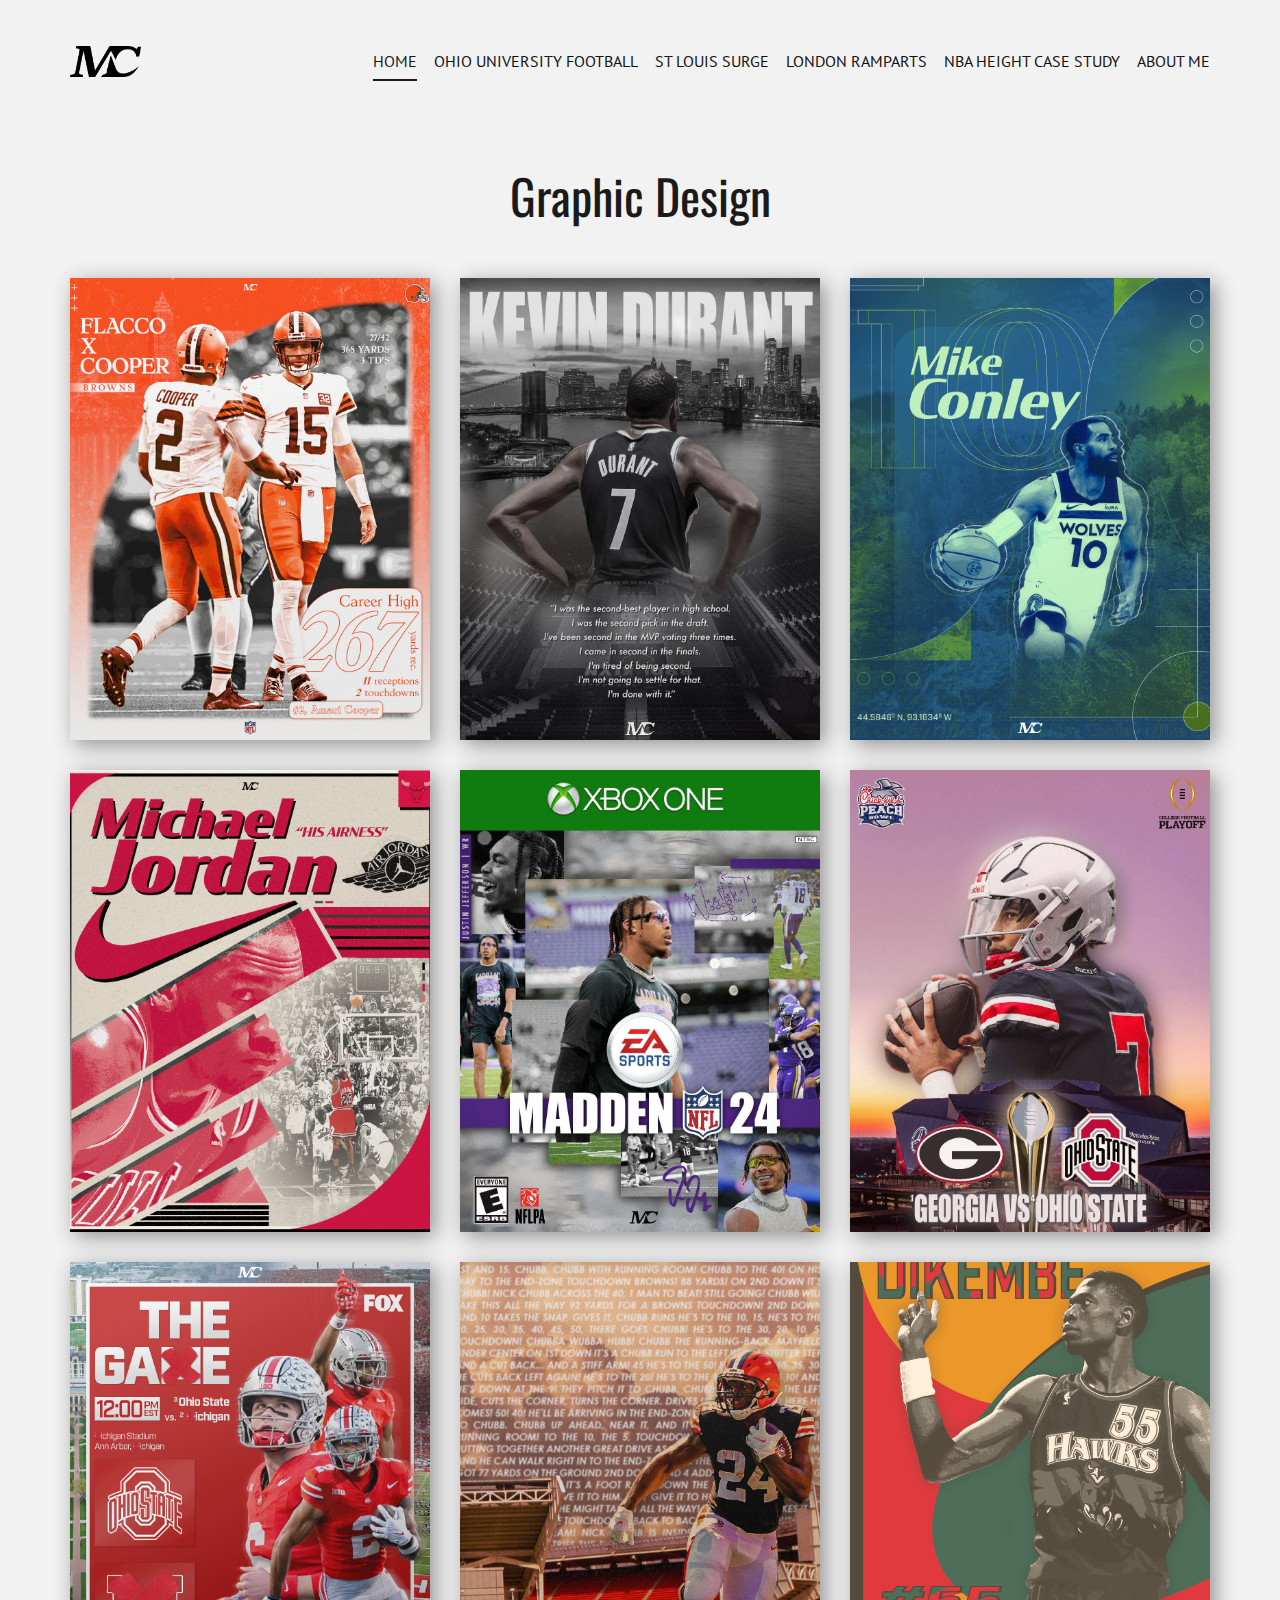
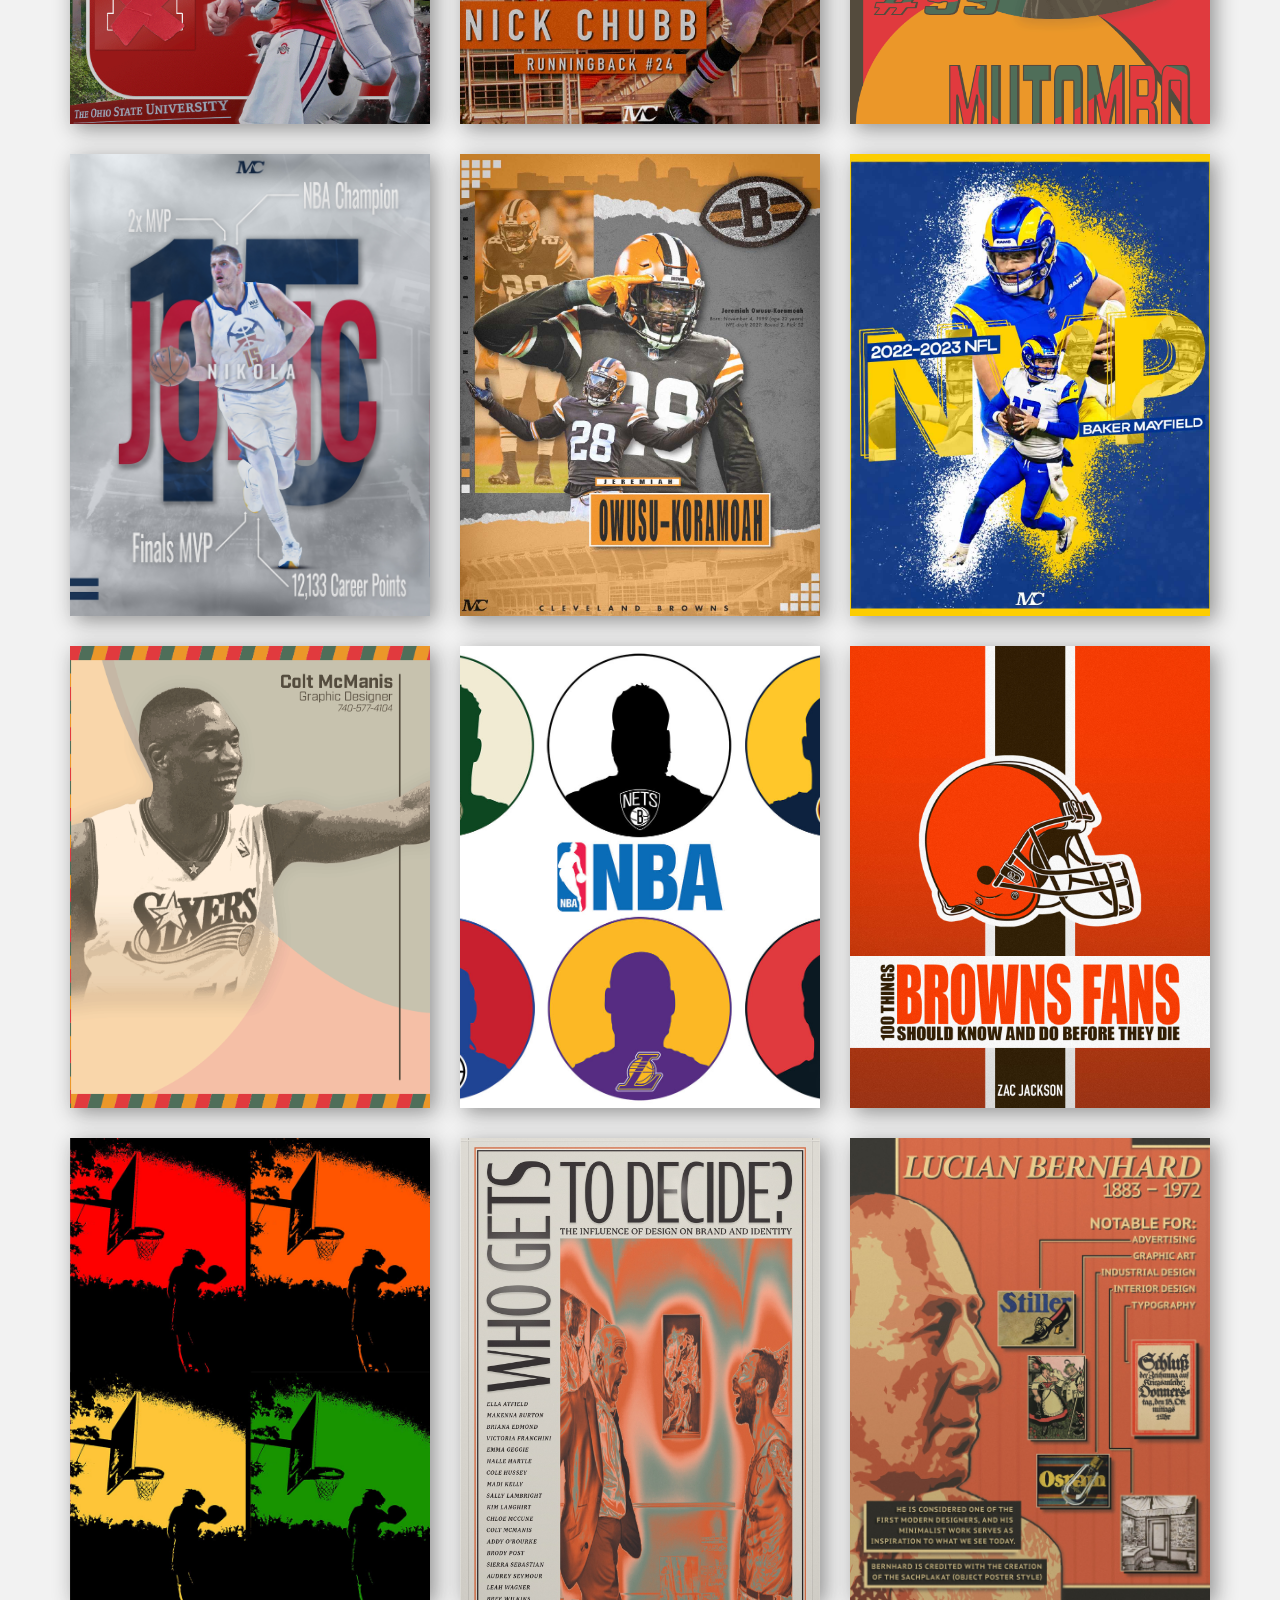
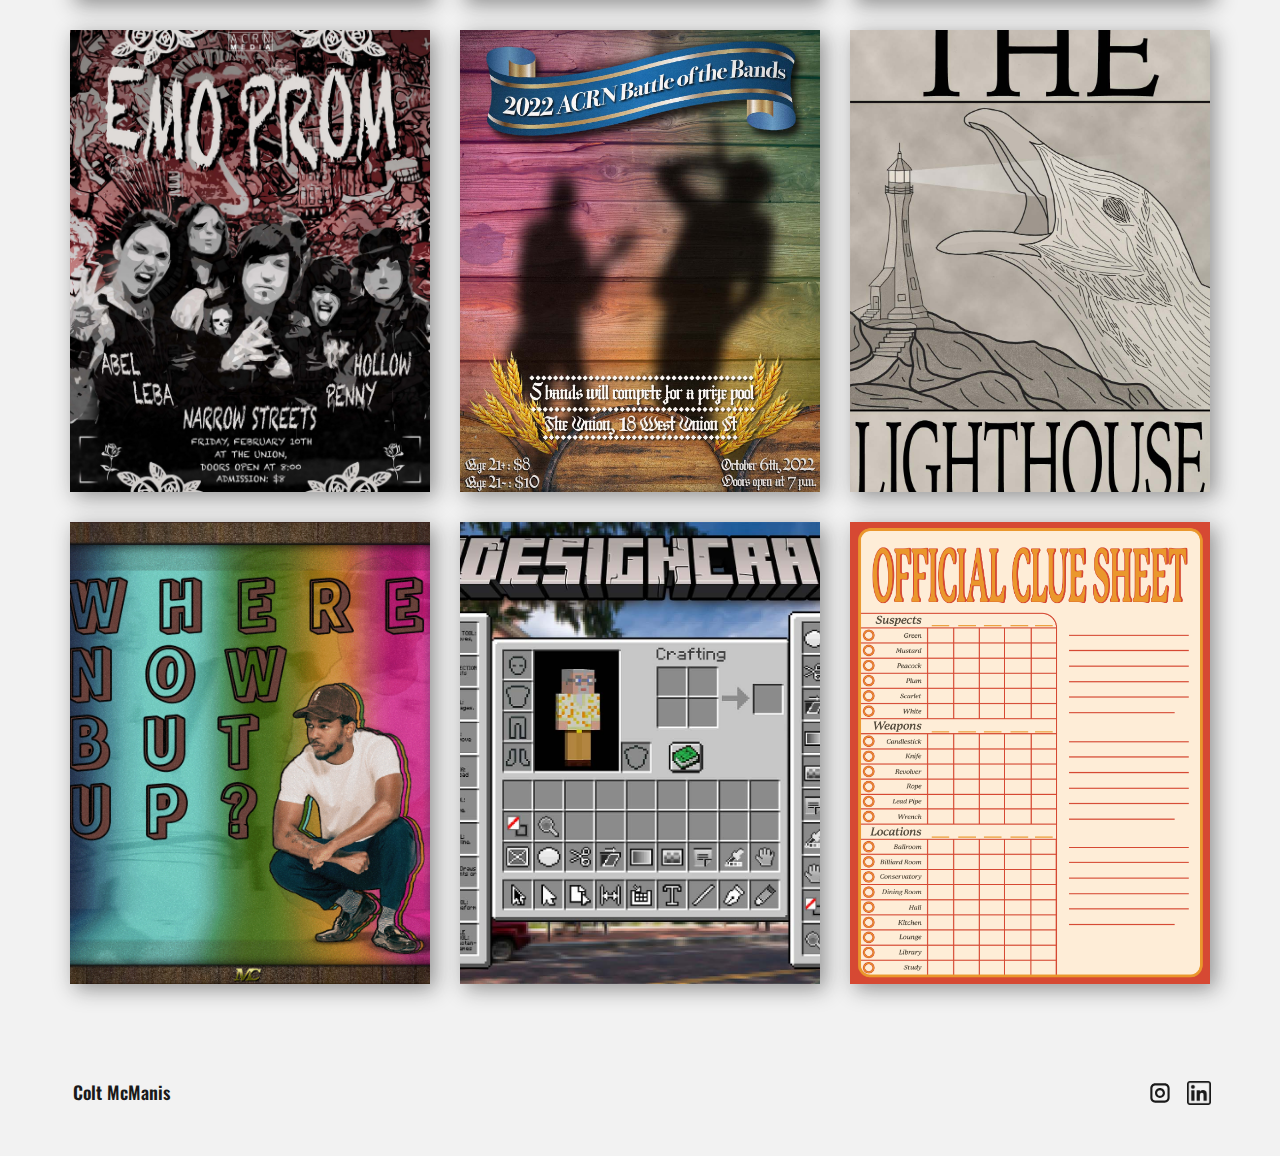
<file: index.html>
<!DOCTYPE html>
<html style="font-size: 16px;" lang="en"><head>
    <meta name="viewport" content="width=device-width, initial-scale=1.0">
    <meta charset="utf-8">
    <meta name="keywords" content="">
    <meta name="description" content="">
    <title>Home</title>
    <link rel="stylesheet" href="nicepage.css" media="screen">
<link rel="stylesheet" href="Home.css" media="screen">
    <script class="u-script" type="text/javascript" src="jquery.js" defer=""></script>
    <script class="u-script" type="text/javascript" src="nicepage.js" defer=""></script>
    <meta name="generator" content="Nicepage 6.2.1, nicepage.com">
    <link id="u-theme-google-font" rel="stylesheet" href="https://fonts.googleapis.com/css?family=Roboto:100,100i,300,300i,400,400i,500,500i,700,700i,900,900i|Open+Sans:300,300i,400,400i,500,500i,600,600i,700,700i,800,800i">
    <link id="u-page-google-font" rel="stylesheet" href="https://fonts.googleapis.com/css?family=Oswald:200,300,400,500,600,700|PT+Sans:400,400i,700,700i">
    
    
    
    <script type="application/ld+json">{
		"@context": "http://schema.org",
		"@type": "Organization",
		"name": "Site1",
		"logo": "MClogolarge.png",
		"sameAs": [
				"https://www.instagram.com/coltmcmedia",
				"https://www.linkedin.com/in/coltmcmanis/"
		]
}</script>
    <meta name="theme-color" content="#478ac9">
    <meta property="og:title" content="Home">
    <meta property="og:description" content="">
    <meta property="og:type" content="website">
  <meta data-intl-tel-input-cdn-path="intlTelInput/"></head>
  <body data-home-page="Home.html" data-home-page-title="Home" data-path-to-root="./" data-include-products="false" class="u-body u-grey-5 u-xl-mode" data-lang="en"><header class="u-clearfix u-grey-5 u-header u-sticky u-header" id="sec-69b4"><div class="u-clearfix u-sheet u-valign-middle-xs u-sheet-1">
        <nav class="u-align-right u-menu u-menu-one-level u-offcanvas u-menu-1" data-responsive-from="MD">
          <div class="menu-collapse u-custom-font u-font-pt-sans" style="font-size: 1rem; letter-spacing: 0px; text-transform: uppercase;">
            <a class="u-button-style u-custom-active-border-color u-custom-active-color u-custom-border u-custom-border-color u-custom-border-radius u-custom-borders u-custom-color u-custom-hover-border-color u-custom-hover-color u-custom-left-right-menu-spacing u-custom-padding-bottom u-custom-text-active-color u-custom-text-color u-custom-text-decoration u-custom-text-hover-color u-custom-text-shadow u-custom-top-bottom-menu-spacing u-nav-link u-text-active-palette-1-base u-text-hover-palette-2-base" href="#" style="">
              <svg class="u-svg-link" viewBox="0 0 24 24"><use xmlns:xlink="http://www.w3.org/1999/xlink" xlink:href="#menu-hamburger"></use></svg>
              <svg class="u-svg-content" version="1.1" id="menu-hamburger" viewBox="0 0 16 16" x="0px" y="0px" xmlns:xlink="http://www.w3.org/1999/xlink" xmlns="http://www.w3.org/2000/svg"><g><rect y="1" width="16" height="2"></rect><rect y="7" width="16" height="2"></rect><rect y="13" width="16" height="2"></rect>
</g></svg>
            </a>
          </div>
          <div class="u-custom-menu u-nav-container">
            <ul class="u-custom-font u-font-pt-sans u-nav u-spacing-17 u-unstyled u-nav-1"><li class="u-nav-item"><a class="u-border-2 u-border-active-grey-90 u-border-hover-palette-1-light-1 u-border-no-left u-border-no-right u-border-no-top u-button-style u-nav-link u-text-active-grey-90 u-text-hover-palette-1-light-1" href="Home.html" style="padding: 10px 0px;">Home</a>
</li><li class="u-nav-item"><a class="u-border-2 u-border-active-grey-90 u-border-hover-palette-1-light-1 u-border-no-left u-border-no-right u-border-no-top u-button-style u-nav-link u-text-active-grey-90 u-text-hover-palette-1-light-1" href="Ohio-University-Football.html" style="padding: 10px 0px;">Ohio University Football</a>
</li><li class="u-nav-item"><a class="u-border-2 u-border-active-grey-90 u-border-hover-palette-1-light-1 u-border-no-left u-border-no-right u-border-no-top u-button-style u-nav-link u-text-active-grey-90 u-text-hover-palette-1-light-1" href="St-Louis-Surge.html" style="padding: 10px 0px;">St Louis Surge</a>
</li><li class="u-nav-item"><a class="u-border-2 u-border-active-grey-90 u-border-hover-palette-1-light-1 u-border-no-left u-border-no-right u-border-no-top u-button-style u-nav-link u-text-active-grey-90 u-text-hover-palette-1-light-1" href="London-Ramparts.html" style="padding: 10px 0px;">London Ramparts</a>
</li><li class="u-nav-item"><a class="u-border-2 u-border-active-grey-90 u-border-hover-palette-1-light-1 u-border-no-left u-border-no-right u-border-no-top u-button-style u-nav-link u-text-active-grey-90 u-text-hover-palette-1-light-1" href="https://coltmcmanis.github.io/NBAHeightCaseStudy/" target="_blank" style="padding: 10px 0px;">NBA Height Case Study</a>
</li><li class="u-nav-item"><a class="u-border-2 u-border-active-grey-90 u-border-hover-palette-1-light-1 u-border-no-left u-border-no-right u-border-no-top u-button-style u-nav-link u-text-active-grey-90 u-text-hover-palette-1-light-1" href="About-Me.html" style="padding: 10px 0px;">About Me</a>
</li></ul>
          </div>
          <div class="u-custom-menu u-nav-container-collapse">
            <div class="u-black u-container-style u-inner-container-layout u-opacity u-opacity-95 u-sidenav">
              <div class="u-inner-container-layout u-sidenav-overflow">
                <div class="u-menu-close"></div>
                <ul class="u-align-center u-nav u-popupmenu-items u-unstyled u-nav-2"><li class="u-nav-item"><a class="u-button-style u-nav-link" href="Home.html">Home</a>
</li><li class="u-nav-item"><a class="u-button-style u-nav-link" href="Ohio-University-Football.html">Ohio University Football</a>
</li><li class="u-nav-item"><a class="u-button-style u-nav-link" href="St-Louis-Surge.html">St Louis Surge</a>
</li><li class="u-nav-item"><a class="u-button-style u-nav-link" href="London-Ramparts.html">London Ramparts</a>
</li><li class="u-nav-item"><a class="u-button-style u-nav-link" href="https://coltmcmanis.github.io/NBAHeightCaseStudy/" target="_blank">NBA Height Case Study</a>
</li><li class="u-nav-item"><a class="u-button-style u-nav-link" href="About-Me.html">About Me</a>
</li></ul>
              </div>
            </div>
            <div class="u-black u-menu-overlay u-opacity u-opacity-70"></div>
          </div>
        </nav>
        <a href="Home.html" class="u-image u-logo u-image-1" data-image-width="7784" data-image-height="3362" title="Home">
          <img src="MClogolarge.png" class="u-logo-image u-logo-image-1">
        </a>
      </div></header>
    <section class="u-clearfix u-section-1" id="sec-ed7b">
      <div class="u-clearfix u-sheet u-valign-middle-lg u-valign-middle-md u-valign-middle-sm u-valign-middle-xl u-sheet-1">
        <h2 class="u-align-center u-custom-font u-font-oswald u-text u-text-default u-text-1">Graphic Design</h2>
        <p class="u-align-center u-text u-text-default u-text-2">Graphic Design</p>
        <div class="u-expanded-width u-gallery u-layout-grid u-lightbox u-no-transition u-show-text-none u-gallery-1">
          <div class="u-gallery-inner u-gallery-inner-1">
            <div class="u-effect-hover-zoom u-gallery-item u-shape-rectangle u-gallery-item-1" data-image-width="1080" data-image-height="1350">
              <div class="u-back-slide u-back-slide-1" data-image-width="1080" data-image-height="1350">
                <img class="u-back-image u-expanded u-back-image-1" src="SomethingAboutFlacco_04.png">
              </div>
              <div class="u-over-slide u-shading u-over-slide-1"></div>
            </div>
            <div class="u-effect-hover-zoom u-gallery-item u-shape-rectangle u-gallery-item-2" data-animation-name="" data-animation-duration="0" data-animation-delay="0" data-animation-direction="">
              <div class="u-back-slide u-back-slide-2" data-image-width="1080" data-image-height="1350">
                <img class="u-back-image u-expanded u-back-image-2" src="KD_07.jpg" data-image-width="1080" data-image-height="1350">
              </div>
              <div class="u-over-slide u-shading u-over-slide-2"></div>
            </div>
            <div class="u-effect-hover-zoom u-gallery-item u-shape-rectangle u-gallery-item-3" data-image-width="1080" data-image-height="1350">
              <div class="u-back-slide u-back-slide-3" data-image-width="1080" data-image-height="1350">
                <img class="u-back-image u-expanded u-back-image-3" src="MikeConley_04.png">
              </div>
              <div class="u-over-slide u-shading u-over-slide-3"></div>
            </div>
            <div class="u-effect-hover-zoom u-gallery-item u-shape-rectangle u-gallery-item-4" data-image-width="1080" data-image-height="1350">
              <div class="u-back-slide u-back-slide-4">
                <img class="u-back-image u-expanded u-back-image-4" src="MJ_Graphic_03.png">
              </div>
              <div class="u-over-slide u-shading u-over-slide-4"></div>
            </div>
            <div class="u-effect-hover-zoom u-gallery-item u-shape-rectangle u-gallery-item-5" data-image-width="1080" data-image-height="1350">
              <div class="u-back-slide u-back-slide-5" data-image-width="1080" data-image-height="1350">
                <img class="u-back-image u-expanded u-back-image-5" src="MaddenCover14.jpg">
              </div>
              <div class="u-over-slide u-shading u-over-slide-5"></div>
            </div>
            <div class="u-effect-hover-zoom u-gallery-item u-shape-rectangle u-gallery-item-6" data-animation-name="" data-animation-duration="0" data-animation-delay="0" data-animation-direction="">
              <div class="u-back-slide u-back-slide-6" data-image-width="1080" data-image-height="1350">
                <img class="u-back-image u-expanded" src="CFP_12.jpg" data-image-width="810" data-image-height="1080">
              </div>
              <div class="u-over-slide u-shading u-over-slide-6"></div>
            </div>
            <div class="u-effect-hover-zoom u-gallery-item u-shape-rectangle u-gallery-item-7" data-image-width="1080" data-image-height="1350">
              <div class="u-back-slide u-back-slide-7" data-image-width="1080" data-image-height="1350">
                <img class="u-back-image u-expanded u-back-image-7" src="THEGAXE_04.png">
              </div>
              <div class="u-over-slide u-shading u-over-slide-7"></div>
            </div>
            <div class="u-effect-hover-zoom u-gallery-item u-shape-rectangle u-gallery-item-8" data-animation-name="" data-animation-duration="0" data-animation-delay="0" data-animation-direction="">
              <div class="u-back-slide u-back-slide-8" data-image-width="1080" data-image-height="1350">
                <img class="u-back-image u-expanded" src="Chubbintheclouds04.jpg" data-image-width="1080" data-image-height="1350">
              </div>
              <div class="u-over-slide u-shading u-over-slide-8"></div>
            </div>
            <div class="u-effect-hover-zoom u-gallery-item u-shape-rectangle u-gallery-item-9" data-image-width="1238" data-image-height="1838">
              <div class="u-back-slide u-back-slide-9">
                <img class="u-back-image u-expanded u-back-image-9" src="PostcardFront_07.png">
              </div>
              <div class="u-over-slide u-shading u-over-slide-9"></div>
            </div>
            <div class="u-effect-hover-zoom u-gallery-item u-shape-rectangle u-gallery-item-10" data-image-width="1080" data-image-height="1350">
              <div class="u-back-slide u-back-slide-10" data-image-width="2160" data-image-height="2700">
                <img class="u-back-image u-expanded u-back-image-10" src="Joker_05.jpg">
              </div>
              <div class="u-over-slide u-shading u-over-slide-10"></div>
            </div>
            <div class="u-effect-hover-zoom u-gallery-item u-shape-rectangle u-gallery-item-11" data-image-width="1080" data-image-height="1350">
              <div class="u-back-slide u-back-slide-11">
                <img class="u-back-image u-expanded" src="Browns2022Poster.jpg">
              </div>
              <div class="u-over-slide u-shading u-over-slide-11"></div>
            </div>
            <div class="u-effect-hover-zoom u-gallery-item u-shape-rectangle u-gallery-item-12" data-image-width="1080" data-image-height="1350">
              <div class="u-back-slide u-back-slide-12">
                <img class="u-back-image u-expanded" src="BakerNVP_09.jpg">
              </div>
              <div class="u-over-slide u-shading u-over-slide-12"></div>
            </div>
            <div class="u-effect-hover-zoom u-gallery-item u-shape-rectangle u-gallery-item-13" data-image-width="1838" data-image-height="1238">
              <div class="u-back-slide u-back-slide-13">
                <img class="u-back-image u-expanded u-back-image-13" src="Postcardback_03.png">
              </div>
              <div class="u-over-slide u-shading u-over-slide-13"></div>
            </div>
            <div class="u-effect-hover-zoom u-gallery-item u-shape-rectangle u-gallery-item-14" data-image-width="1080" data-image-height="1350">
              <div class="u-back-slide u-back-slide-14" data-image-width="1350" data-image-height="1043">
                <img class="u-back-image u-expanded" src="WorkingIconExercise.jpg">
              </div>
              <div class="u-over-slide u-shading u-over-slide-14"></div>
            </div>
            <div class="u-effect-hover-zoom u-gallery-item u-shape-rectangle u-gallery-item-15" data-image-width="1080" data-image-height="1350">
              <div class="u-back-slide u-back-slide-15" data-image-width="1080" data-image-height="1350">
                <img class="u-back-image u-expanded u-back-image-15" src="BookRedesign_06.jpg">
              </div>
              <div class="u-over-slide u-shading u-over-slide-15"></div>
            </div>
            <div class="u-effect-hover-zoom u-gallery-item u-shape-rectangle u-gallery-item-16" data-image-width="810" data-image-height="1080">
              <div class="u-back-slide u-back-slide-16">
                <img class="u-back-image u-expanded u-back-image-16" src="CompiledLinoleumdesign.jpg">
              </div>
              <div class="u-over-slide u-shading u-over-slide-16"></div>
            </div>
            <div class="u-effect-hover-zoom u-gallery-item u-shape-rectangle u-gallery-item-17" data-image-width="1688" data-image-height="2588">
              <div class="u-back-slide u-back-slide-17">
                <img class="u-back-image u-expanded u-back-image-17" src="Cube4Poster_06.jpg">
              </div>
              <div class="u-over-slide u-shading u-over-slide-17"></div>
            </div>
            <div class="u-effect-hover-zoom u-gallery-item u-shape-rectangle u-gallery-item-18" data-image-width="1080" data-image-height="1350">
              <div class="u-back-slide u-back-slide-18" data-image-width="2550" data-image-height="3300">
                <img class="u-back-image u-expanded u-back-image-18" src="Bernhard_15.jpg">
              </div>
              <div class="u-over-slide u-shading u-over-slide-18"></div>
            </div>
            <div class="u-effect-hover-zoom u-gallery-item u-shape-rectangle u-gallery-item-19" data-image-width="1080" data-image-height="1350">
              <div class="u-back-slide u-back-slide-19" data-image-width="2550" data-image-height="3300">
                <img class="u-back-image u-expanded u-back-image-19" src="EMOProm_05.jpg">
              </div>
              <div class="u-over-slide u-shading u-over-slide-19"></div>
            </div>
            <div class="u-effect-hover-zoom u-gallery-item u-shape-rectangle u-gallery-item-20" data-image-width="1080" data-image-height="1350">
              <div class="u-back-slide u-back-slide-20" data-image-width="1350" data-image-height="1747">
                <img class="u-back-image u-expanded u-back-image-20" src="BOTB_05.jpg">
              </div>
              <div class="u-over-slide u-shading u-over-slide-20"></div>
            </div>
            <div class="u-effect-hover-zoom u-gallery-item u-shape-rectangle u-gallery-item-21" data-image-width="1080" data-image-height="1350">
              <div class="u-back-slide u-back-slide-21" data-image-width="1080" data-image-height="1543">
                <img class="u-back-image u-expanded u-back-image-21" src="working_movieposter_mcmanis.jpg">
              </div>
              <div class="u-over-slide u-shading u-over-slide-21"></div>
            </div>
            <div class="u-effect-hover-zoom u-gallery-item u-shape-rectangle u-gallery-item-22" data-image-width="1080" data-image-height="1350">
              <div class="u-back-slide u-back-slide-22" data-image-width="1080" data-image-height="1080">
                <img class="u-back-image u-expanded u-back-image-22" src="ManInSpace_10.png">
              </div>
              <div class="u-over-slide u-shading u-over-slide-22"></div>
            </div>
            <div class="u-effect-hover-zoom u-gallery-item u-shape-rectangle u-gallery-item-23" data-image-width="1080" data-image-height="1350">
              <div class="u-back-slide u-back-slide-23" data-image-width="1350" data-image-height="1043">
                <img class="u-back-image u-expanded u-back-image-23" src="INDESIGNCRAFT_WORKING.jpg">
              </div>
              <div class="u-over-slide u-shading u-over-slide-23"></div>
            </div>
            <div class="u-effect-hover-zoom u-gallery-item u-shape-rectangle u-gallery-item-24" data-image-width="1080" data-image-height="1350">
              <div class="u-back-slide u-back-slide-24" data-image-width="2550" data-image-height="3300">
                <img class="u-back-image u-expanded u-back-image-24" src="ClueSheet_09.png">
              </div>
              <div class="u-over-slide u-shading u-over-slide-24"></div>
            </div>
          </div>
        </div>
      </div>
    </section>
    
    
    
    <footer class="u-align-center u-clearfix u-container-align-left-md u-container-align-left-sm u-footer u-grey-5 u-footer" id="sec-d932"><div class="u-clearfix u-sheet u-sheet-1">
        <p class="u-align-left-md u-align-left-sm u-align-left-xs u-custom-font u-font-oswald u-small-text u-text u-text-grey-90 u-text-variant u-text-1">Colt McManis</p>
        <div class="u-social-icons u-spacing-15 u-social-icons-1">
          <a class="u-social-url" title="instagram" target="_blank" href="https://www.instagram.com/coltmcmedia"><span class="u-icon u-icon-circle u-social-icon u-social-instagram u-text-grey-90 u-icon-1"><svg class="u-svg-link" preserveAspectRatio="xMidYMin slice" viewBox="0 0 112 112" style=""><use xmlns:xlink="http://www.w3.org/1999/xlink" xlink:href="#svg-ea73"></use></svg><svg class="u-svg-content" viewBox="0 0 112 112" x="0" y="0" id="svg-ea73"><path fill="currentColor" d="M55.9,32.9c-12.8,0-23.2,10.4-23.2,23.2s10.4,23.2,23.2,23.2s23.2-10.4,23.2-23.2S68.7,32.9,55.9,32.9z
	 M55.9,69.4c-7.4,0-13.3-6-13.3-13.3c-0.1-7.4,6-13.3,13.3-13.3s13.3,6,13.3,13.3C69.3,63.5,63.3,69.4,55.9,69.4z"></path><path fill="#FFFFFF" d="M79.7,26.8c-3,0-5.4,2.5-5.4,5.4s2.5,5.4,5.4,5.4c3,0,5.4-2.5,5.4-5.4S82.7,26.8,79.7,26.8z"></path><path fill="currentColor" d="M78.2,11H33.5C21,11,10.8,21.3,10.8,33.7v44.7c0,12.6,10.2,22.8,22.7,22.8h44.7c12.6,0,22.7-10.2,22.7-22.7
	V33.7C100.8,21.1,90.6,11,78.2,11z M91,78.4c0,7.1-5.8,12.8-12.8,12.8H33.5c-7.1,0-12.8-5.8-12.8-12.8V33.7
	c0-7.1,5.8-12.8,12.8-12.8h44.7c7.1,0,12.8,5.8,12.8,12.8V78.4z"></path></svg></span>
          </a>
          <a class="u-social-url" target="_blank" data-type="Custom" title="LinkedIn" href="https://www.linkedin.com/in/coltmcmanis/"><span class="u-file-icon u-icon u-social-custom u-social-icon u-text-grey-90 u-icon-2"><img src="1384088-884c624f.png" alt=""></span>
          </a>
        </div>
      </div></footer>
   
</body></html>
</file>
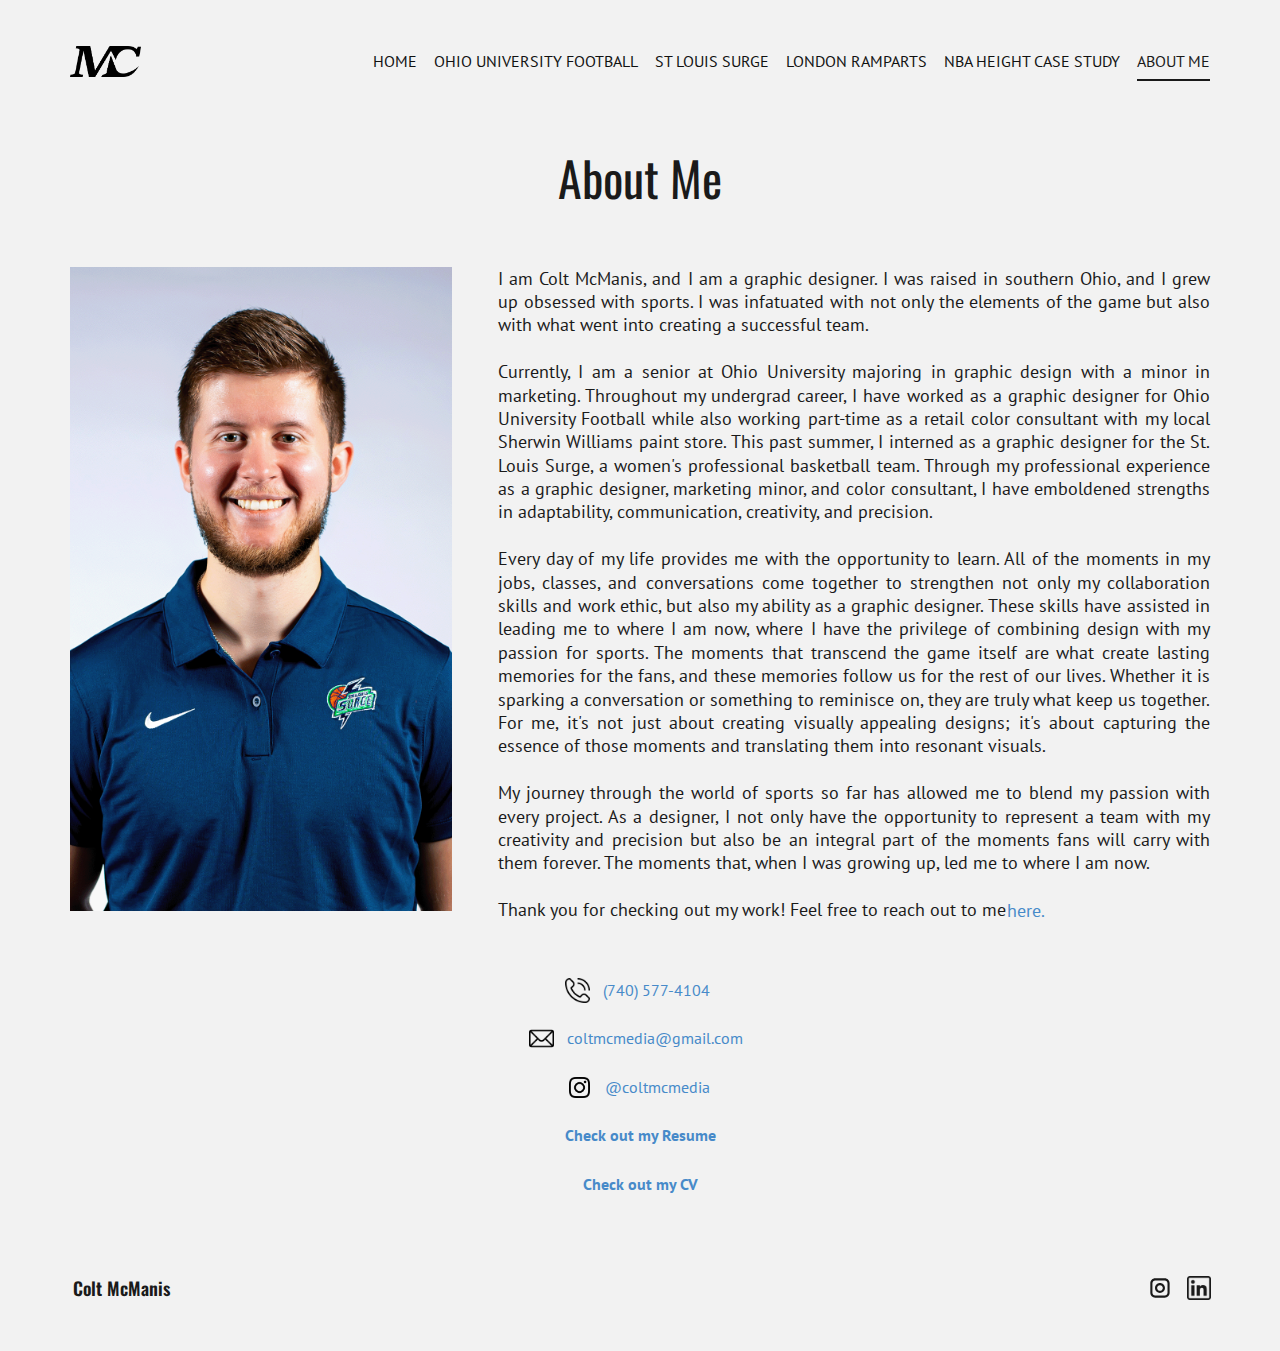
<file: About-Me.html>
<!DOCTYPE html>
<html style="font-size: 16px;" lang="en"><head>
    <meta name="viewport" content="width=device-width, initial-scale=1.0">
    <meta charset="utf-8">
    <meta name="keywords" content="">
    <meta name="description" content="">
    <title>About Me</title>
    <link rel="stylesheet" href="nicepage.css" media="screen">
<link rel="stylesheet" href="About-Me.css" media="screen">
    <script class="u-script" type="text/javascript" src="jquery.js" defer=""></script>
    <script class="u-script" type="text/javascript" src="nicepage.js" defer=""></script>
    <meta name="generator" content="Nicepage 6.2.1, nicepage.com">
    <link id="u-theme-google-font" rel="stylesheet" href="https://fonts.googleapis.com/css?family=Roboto:100,100i,300,300i,400,400i,500,500i,700,700i,900,900i|Open+Sans:300,300i,400,400i,500,500i,600,600i,700,700i,800,800i">
    <link id="u-page-google-font" rel="stylesheet" href="https://fonts.googleapis.com/css?family=Oswald:200,300,400,500,600,700|PT+Sans:400,400i,700,700i">
    
    
    
    <script type="application/ld+json">{
		"@context": "http://schema.org",
		"@type": "Organization",
		"name": "Site1",
		"logo": "MClogolarge.png",
		"sameAs": [
				"https://www.instagram.com/coltmcmedia",
				"https://www.linkedin.com/in/coltmcmanis/"
		]
}</script>
    <meta name="theme-color" content="#478ac9">
    <meta property="og:title" content="About Me">
    <meta property="og:description" content="">
    <meta property="og:type" content="website">
  <meta data-intl-tel-input-cdn-path="intlTelInput/"></head>
  <body data-path-to-root="./" data-include-products="false" class="u-body u-palette-1-base u-xl-mode" data-lang="en"><header class="u-clearfix u-grey-5 u-header u-sticky u-header" id="sec-69b4"><div class="u-clearfix u-sheet u-valign-middle-xs u-sheet-1">
        <nav class="u-align-right u-menu u-menu-one-level u-offcanvas u-menu-1" data-responsive-from="MD">
          <div class="menu-collapse u-custom-font u-font-pt-sans" style="font-size: 1rem; letter-spacing: 0px; text-transform: uppercase;">
            <a class="u-button-style u-custom-active-border-color u-custom-active-color u-custom-border u-custom-border-color u-custom-border-radius u-custom-borders u-custom-color u-custom-hover-border-color u-custom-hover-color u-custom-left-right-menu-spacing u-custom-padding-bottom u-custom-text-active-color u-custom-text-color u-custom-text-decoration u-custom-text-hover-color u-custom-text-shadow u-custom-top-bottom-menu-spacing u-nav-link u-text-active-palette-1-base u-text-hover-palette-2-base" href="#" style="">
              <svg class="u-svg-link" viewBox="0 0 24 24"><use xmlns:xlink="http://www.w3.org/1999/xlink" xlink:href="#menu-hamburger"></use></svg>
              <svg class="u-svg-content" version="1.1" id="menu-hamburger" viewBox="0 0 16 16" x="0px" y="0px" xmlns:xlink="http://www.w3.org/1999/xlink" xmlns="http://www.w3.org/2000/svg"><g><rect y="1" width="16" height="2"></rect><rect y="7" width="16" height="2"></rect><rect y="13" width="16" height="2"></rect>
</g></svg>
            </a>
          </div>
          <div class="u-custom-menu u-nav-container">
            <ul class="u-custom-font u-font-pt-sans u-nav u-spacing-17 u-unstyled u-nav-1"><li class="u-nav-item"><a class="u-border-2 u-border-active-grey-90 u-border-hover-palette-1-light-1 u-border-no-left u-border-no-right u-border-no-top u-button-style u-nav-link u-text-active-grey-90 u-text-hover-palette-1-light-1" href="Home.html" style="padding: 10px 0px;">Home</a>
</li><li class="u-nav-item"><a class="u-border-2 u-border-active-grey-90 u-border-hover-palette-1-light-1 u-border-no-left u-border-no-right u-border-no-top u-button-style u-nav-link u-text-active-grey-90 u-text-hover-palette-1-light-1" href="Ohio-University-Football.html" style="padding: 10px 0px;">Ohio University Football</a>
</li><li class="u-nav-item"><a class="u-border-2 u-border-active-grey-90 u-border-hover-palette-1-light-1 u-border-no-left u-border-no-right u-border-no-top u-button-style u-nav-link u-text-active-grey-90 u-text-hover-palette-1-light-1" href="St-Louis-Surge.html" style="padding: 10px 0px;">St Louis Surge</a>
</li><li class="u-nav-item"><a class="u-border-2 u-border-active-grey-90 u-border-hover-palette-1-light-1 u-border-no-left u-border-no-right u-border-no-top u-button-style u-nav-link u-text-active-grey-90 u-text-hover-palette-1-light-1" href="London-Ramparts.html" style="padding: 10px 0px;">London Ramparts</a>
</li><li class="u-nav-item"><a class="u-border-2 u-border-active-grey-90 u-border-hover-palette-1-light-1 u-border-no-left u-border-no-right u-border-no-top u-button-style u-nav-link u-text-active-grey-90 u-text-hover-palette-1-light-1" href="https://coltmcmanis.github.io/NBAHeightCaseStudy/" target="_blank" style="padding: 10px 0px;">NBA Height Case Study</a>
</li><li class="u-nav-item"><a class="u-border-2 u-border-active-grey-90 u-border-hover-palette-1-light-1 u-border-no-left u-border-no-right u-border-no-top u-button-style u-nav-link u-text-active-grey-90 u-text-hover-palette-1-light-1" href="About-Me.html" style="padding: 10px 0px;">About Me</a>
</li></ul>
          </div>
          <div class="u-custom-menu u-nav-container-collapse">
            <div class="u-black u-container-style u-inner-container-layout u-opacity u-opacity-95 u-sidenav">
              <div class="u-inner-container-layout u-sidenav-overflow">
                <div class="u-menu-close"></div>
                <ul class="u-align-center u-nav u-popupmenu-items u-unstyled u-nav-2"><li class="u-nav-item"><a class="u-button-style u-nav-link" href="Home.html">Home</a>
</li><li class="u-nav-item"><a class="u-button-style u-nav-link" href="Ohio-University-Football.html">Ohio University Football</a>
</li><li class="u-nav-item"><a class="u-button-style u-nav-link" href="St-Louis-Surge.html">St Louis Surge</a>
</li><li class="u-nav-item"><a class="u-button-style u-nav-link" href="London-Ramparts.html">London Ramparts</a>
</li><li class="u-nav-item"><a class="u-button-style u-nav-link" href="https://coltmcmanis.github.io/NBAHeightCaseStudy/" target="_blank">NBA Height Case Study</a>
</li><li class="u-nav-item"><a class="u-button-style u-nav-link" href="About-Me.html">About Me</a>
</li></ul>
              </div>
            </div>
            <div class="u-black u-menu-overlay u-opacity u-opacity-70"></div>
          </div>
        </nav>
        <a href="Home.html" class="u-image u-logo u-image-1" data-image-width="7784" data-image-height="3362" title="Home">
          <img src="MClogolarge.png" class="u-logo-image u-logo-image-1">
        </a>
      </div></header>
    <section class="u-clearfix u-grey-5 u-section-1" id="sec-3fe0">
      <div class="u-clearfix u-sheet u-sheet-1">
        <h2 class="u-text u-text-default u-text-grey-90 u-text-1">About Me</h2>
        <img class="u-image u-image-default u-image-1" src="CroppedHeadshotColt.png" alt="" data-image-width="1080" data-image-height="1620">
        <h2 class="u-align-justify u-custom-font u-font-pt-sans u-text u-text-grey-90 u-text-2">I am Colt McManis, and I am a graphic designer. I was raised in southern Ohio, and I grew up obsessed with sports. I was infatuated with not only the elements of the game but also with what went into creating a successful team.<br>
          <br>Currently, I am a senior at Ohio University majoring in graphic design with a minor in marketing. Throughout my undergrad career, I have worked as a graphic designer for Ohio University Football while also working part-time as a retail color consultant with my local Sherwin Williams paint store. This past summer, I interned as a graphic designer for the St. Louis Surge, a women's professional basketball team. Through my professional experience as a graphic designer, marketing minor, and color consultant, I have emboldened strengths in adaptability, communication, creativity, and precision.&nbsp;<br>
          <br>Every day of my life provides me with the opportunity to learn. All of the moments in my jobs, classes, and conversations come together to strengthen not only my collaboration skills and work ethic, but also my ability as a graphic designer. These skills have assisted in leading me to where I am now, where I have the privilege of combining design with my passion for sports. The moments that transcend the game itself are what create lasting memories for the fans, and these memories follow us for the rest of our lives. Whether it is sparking a conversation or something to reminisce on, they are truly what keep us together. For me, it's not just about creating visually appealing designs; it's about capturing the essence of those moments and translating them into resonant visuals.<br>
          <br>My journey through the world of sports so far has allowed me to blend my passion with every project. As a designer, I not only have the opportunity to represent a team with my creativity and precision but also be an integral part of the moments fans will carry with them forever. The moments that, when I was growing up, led me to where I am now.<br>
          <br>Thank you for checking out my work! Feel free to reach out to me
        </h2>
        <h2 class="u-align-justify u-custom-font u-font-pt-sans u-text u-text-palette-5-dark-3 u-text-3">
          <a class="u-active-none u-border-none u-btn u-button-link u-button-style u-custom-font u-font-pt-sans u-hover-none u-none u-text-palette-1-base u-btn-1" data-href="mailto:coltmcmedia@gmail.com">here.</a>
        </h2><span class="u-file-icon u-icon u-icon-1" data-href="tel:7405774104"><img src="552851.png" alt=""></span>
        <p class="u-custom-font u-font-pt-sans u-text u-text-4">
          <a class="u-active-none u-border-none u-btn u-button-link u-button-style u-hover-none u-none u-text-palette-1-base u-btn-2" data-href="tel:740-577-4104">(740) 577-4104</a>
        </p><span class="u-file-icon u-icon u-icon-2" data-href="mailto:coltmcmedia@gmail.com"><img src="646094.png" alt=""></span>
        <p class="u-custom-font u-font-pt-sans u-text u-text-5">
          <a class="u-active-none u-border-none u-btn u-button-link u-button-style u-hover-none u-none u-text-palette-1-base u-btn-3" data-href="mailto:coltmcmedia@gmail.com">coltmcmedia@gmail.com</a>
        </p>
        <p class="u-custom-font u-font-pt-sans u-text u-text-6">
          <a class="u-active-none u-border-none u-btn u-button-link u-button-style u-hover-none u-none u-text-palette-1-base u-btn-4" data-href="https://www.instagram.com/coltmcmedia/" data-target="_blank">@coltmcmedia</a>
        </p><span class="u-file-icon u-icon u-icon-rectangle u-icon-3" data-href="https://www.instagram.com/coltmcmedia/" data-target="_blank"><img src="2111491.png" alt=""></span>
        <a class="u-active-none u-border-none u-btn u-button-link u-button-style u-custom-font u-file-link u-font-pt-sans u-hover-none u-none u-text-palette-1-base u-btn-5" data-href="mailto:coltmcmedia@gmail.com" href="McManisResume.pdf">Check out my Resume</a>
        <a class="u-active-none u-border-none u-btn u-button-link u-button-style u-custom-font u-file-link u-font-pt-sans u-hover-none u-none u-text-palette-1-base u-btn-6" data-href="mailto:coltmcmedia@gmail.com" href="McManisCV.pdf">Check out my CV</a>
      </div>
    </section>
    
    
    
    <footer class="u-align-center u-clearfix u-container-align-left-md u-container-align-left-sm u-footer u-grey-5 u-footer" id="sec-d932"><div class="u-clearfix u-sheet u-sheet-1">
        <p class="u-align-left-md u-align-left-sm u-align-left-xs u-custom-font u-font-oswald u-small-text u-text u-text-grey-90 u-text-variant u-text-1">Colt McManis</p>
        <div class="u-social-icons u-spacing-15 u-social-icons-1">
          <a class="u-social-url" title="instagram" target="_blank" href="https://www.instagram.com/coltmcmedia"><span class="u-icon u-icon-circle u-social-icon u-social-instagram u-text-grey-90 u-icon-1"><svg class="u-svg-link" preserveAspectRatio="xMidYMin slice" viewBox="0 0 112 112" style=""><use xmlns:xlink="http://www.w3.org/1999/xlink" xlink:href="#svg-ea73"></use></svg><svg class="u-svg-content" viewBox="0 0 112 112" x="0" y="0" id="svg-ea73"><path fill="currentColor" d="M55.9,32.9c-12.8,0-23.2,10.4-23.2,23.2s10.4,23.2,23.2,23.2s23.2-10.4,23.2-23.2S68.7,32.9,55.9,32.9z
	 M55.9,69.4c-7.4,0-13.3-6-13.3-13.3c-0.1-7.4,6-13.3,13.3-13.3s13.3,6,13.3,13.3C69.3,63.5,63.3,69.4,55.9,69.4z"></path><path fill="#FFFFFF" d="M79.7,26.8c-3,0-5.4,2.5-5.4,5.4s2.5,5.4,5.4,5.4c3,0,5.4-2.5,5.4-5.4S82.7,26.8,79.7,26.8z"></path><path fill="currentColor" d="M78.2,11H33.5C21,11,10.8,21.3,10.8,33.7v44.7c0,12.6,10.2,22.8,22.7,22.8h44.7c12.6,0,22.7-10.2,22.7-22.7
	V33.7C100.8,21.1,90.6,11,78.2,11z M91,78.4c0,7.1-5.8,12.8-12.8,12.8H33.5c-7.1,0-12.8-5.8-12.8-12.8V33.7
	c0-7.1,5.8-12.8,12.8-12.8h44.7c7.1,0,12.8,5.8,12.8,12.8V78.4z"></path></svg></span>
          </a>
          <a class="u-social-url" target="_blank" data-type="Custom" title="LinkedIn" href="https://www.linkedin.com/in/coltmcmanis/"><span class="u-file-icon u-icon u-social-custom u-social-icon u-text-grey-90 u-icon-2"><img src="1384088-884c624f.png" alt=""></span>
          </a>
        </div>
      </div></footer>
   
</body></html>
</file>
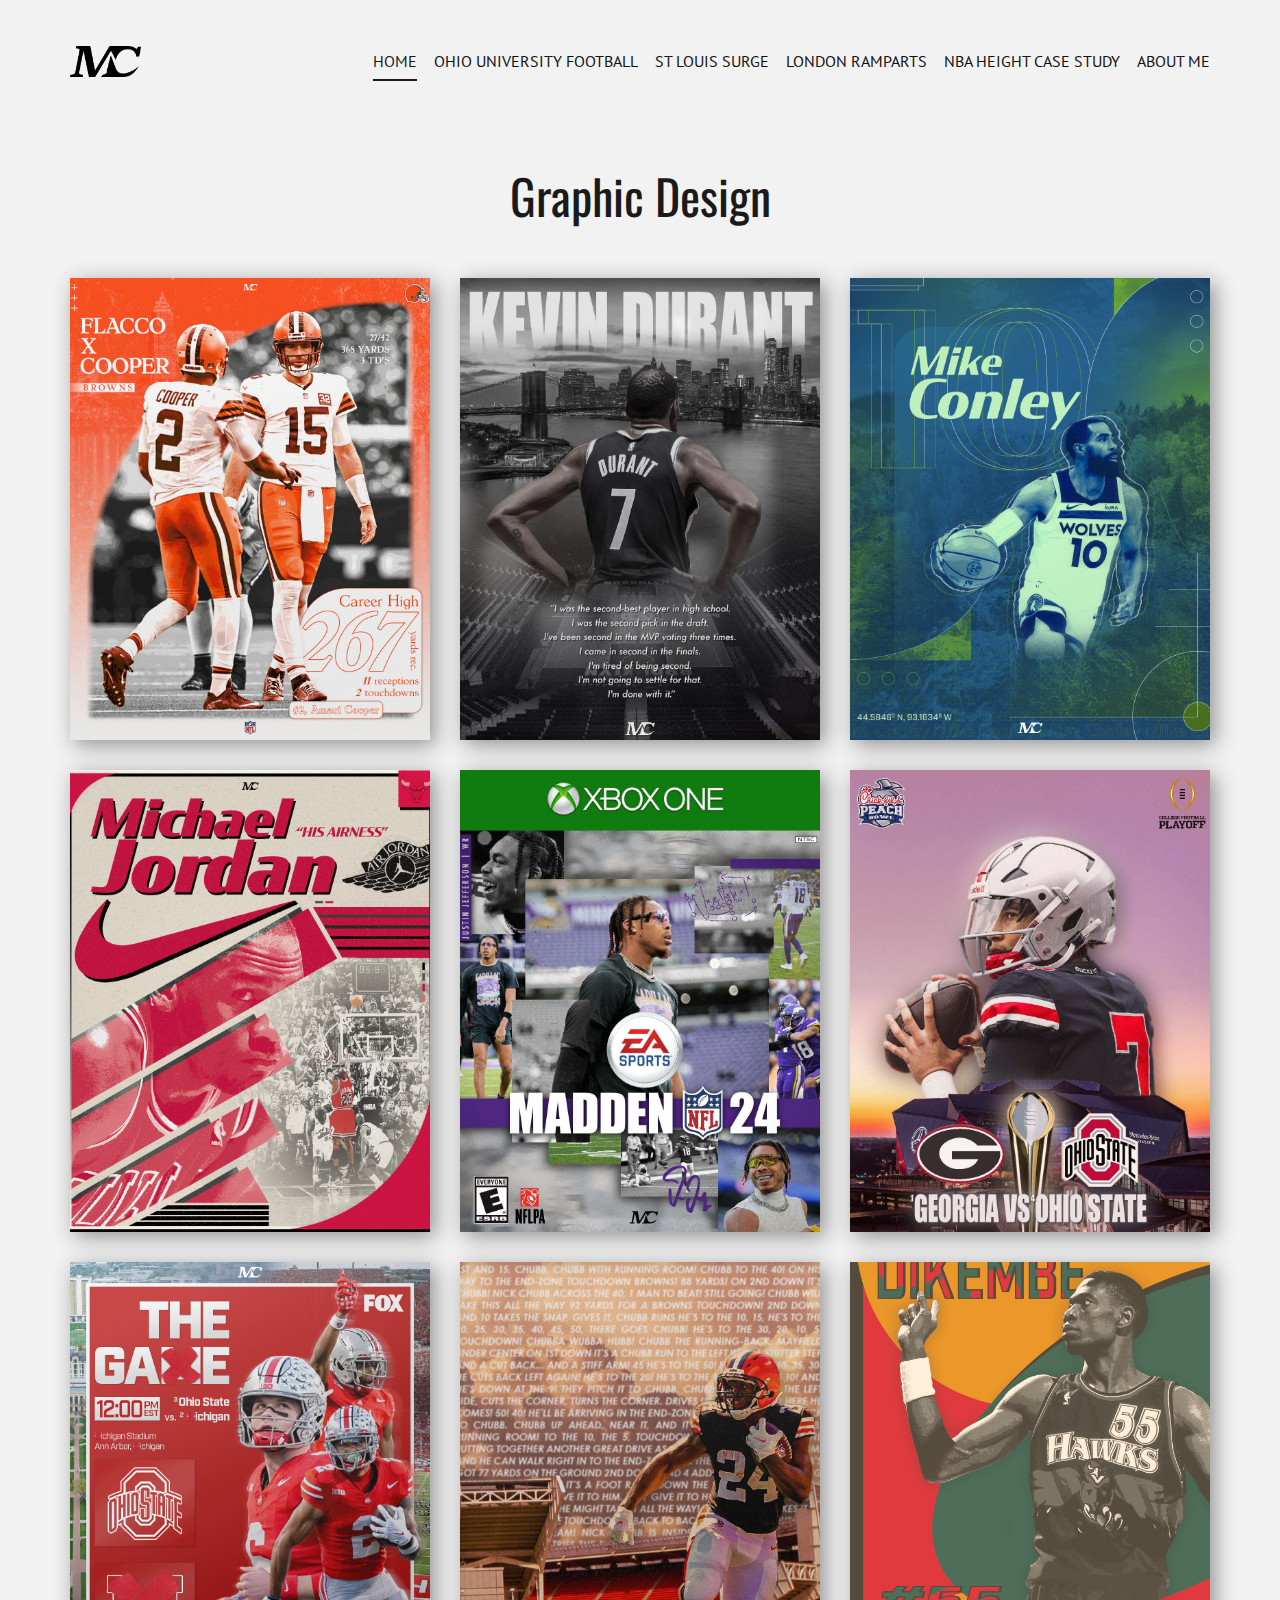
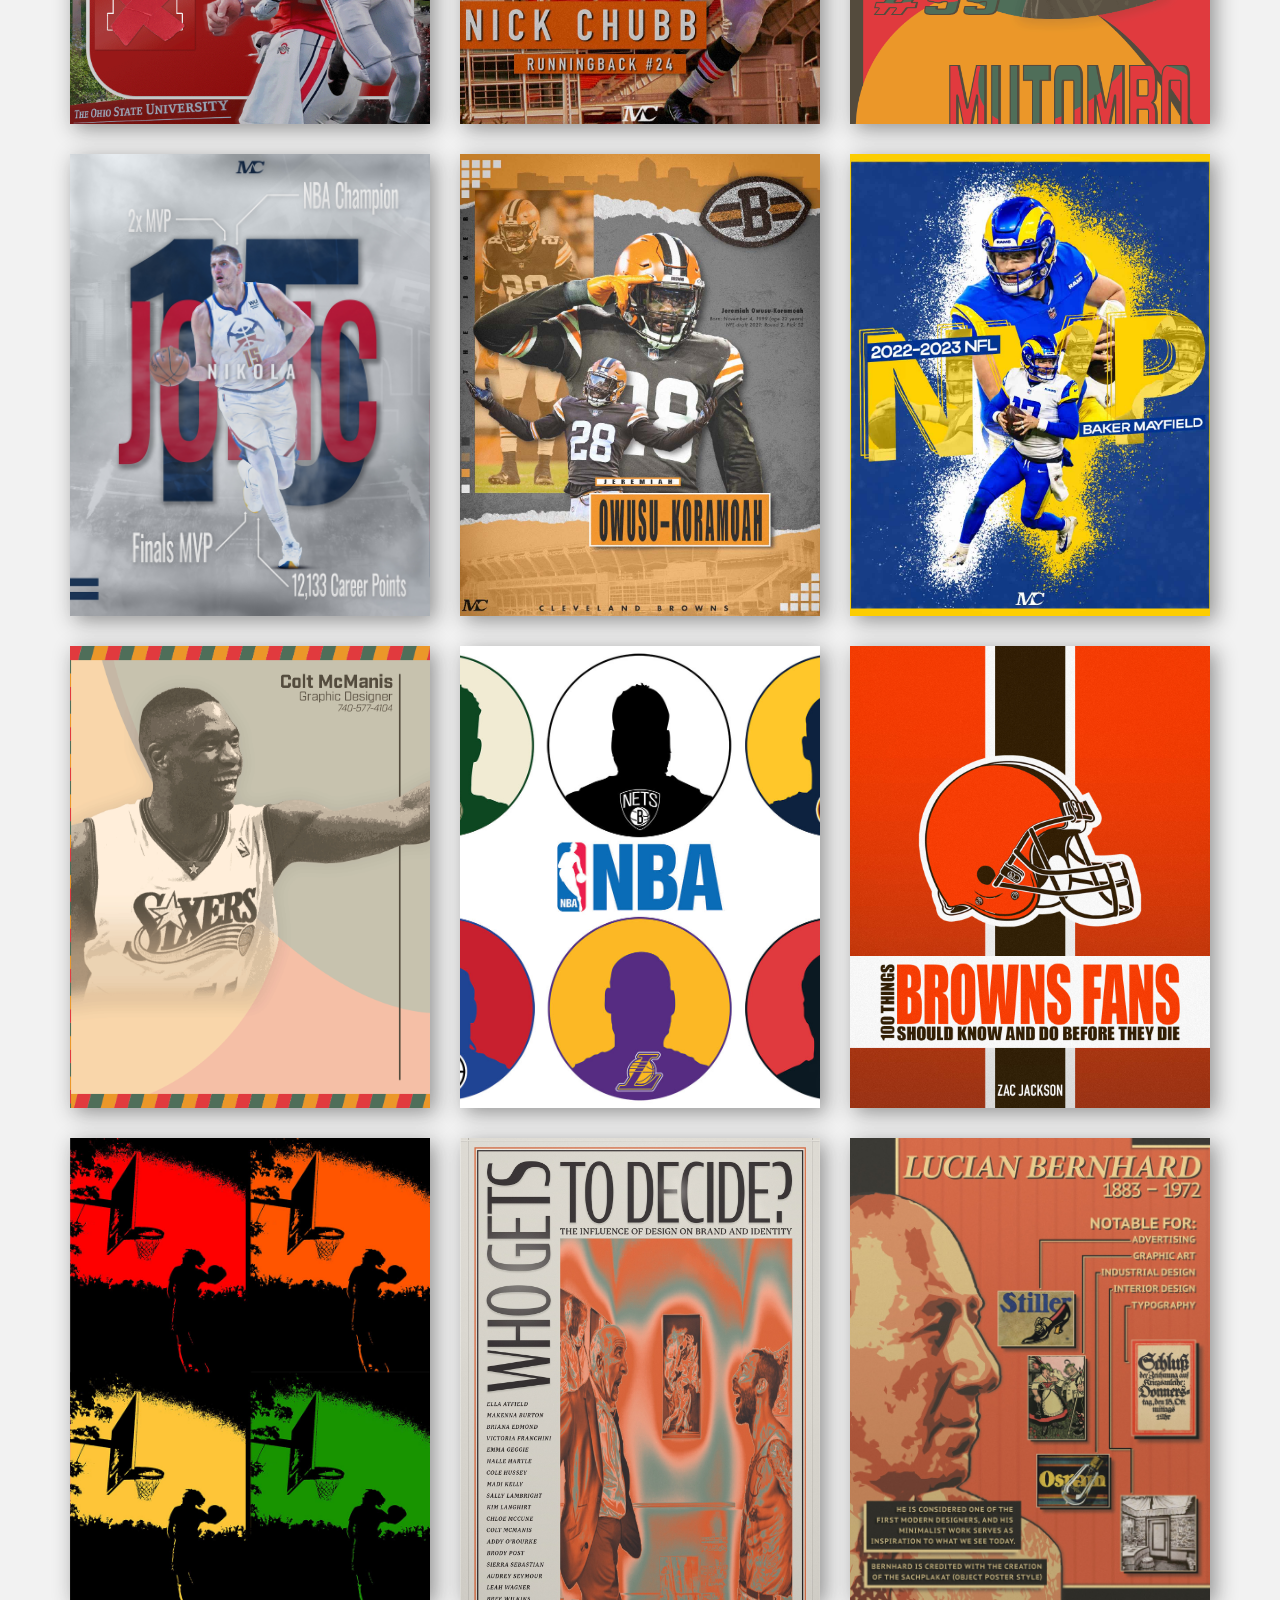
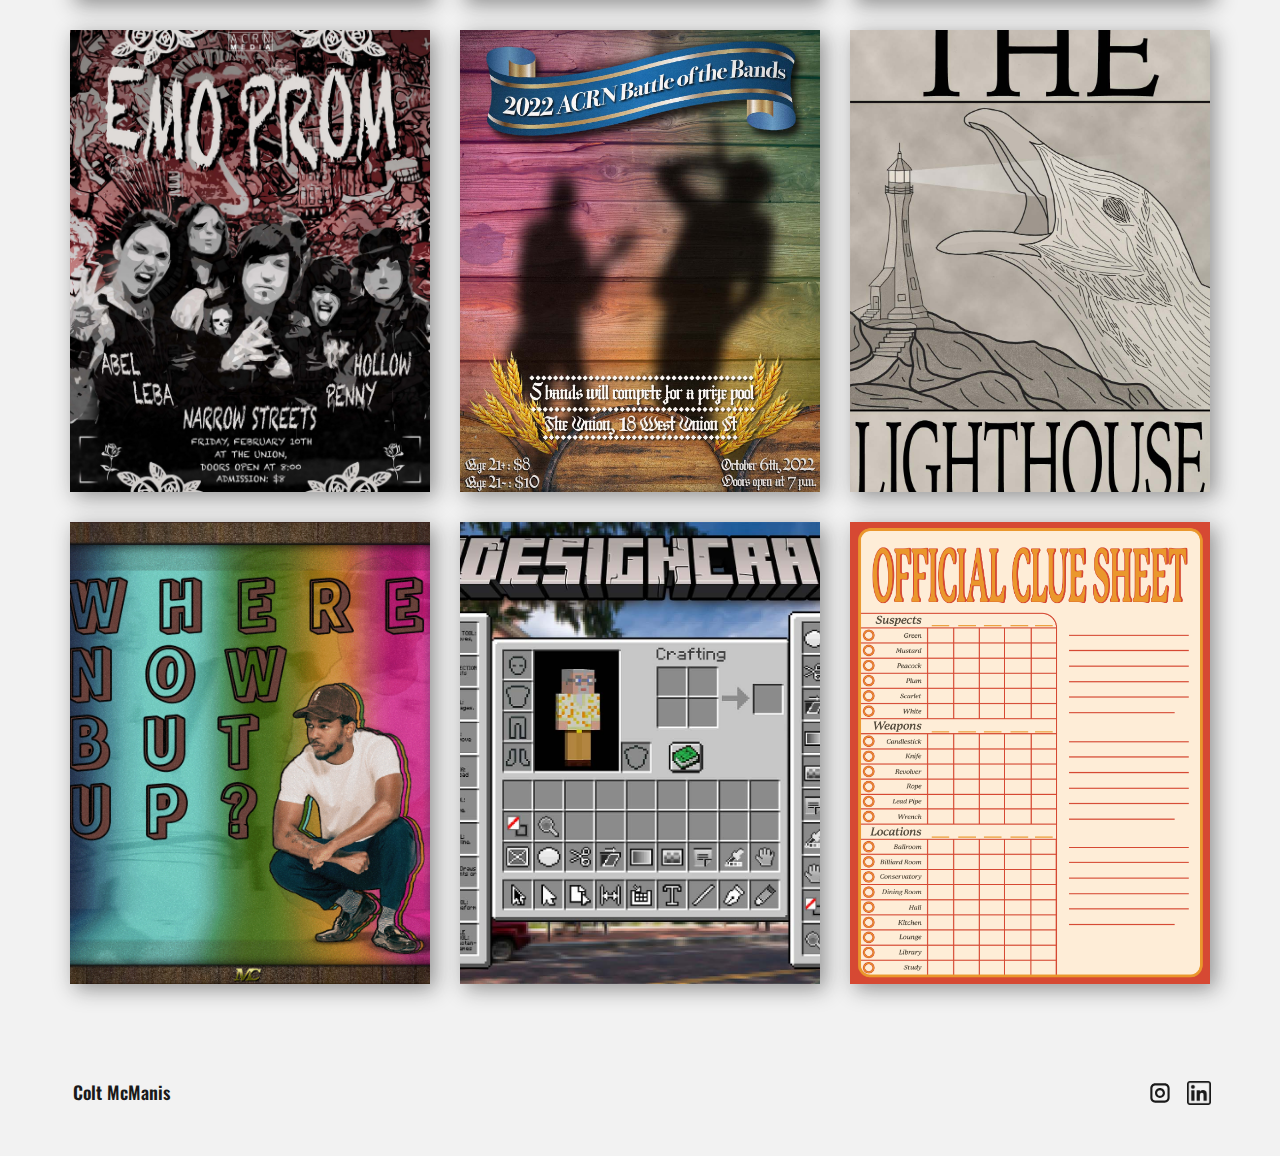
<file: Home.html>
<!DOCTYPE html>
<html style="font-size: 16px;" lang="en"><head>
    <meta name="viewport" content="width=device-width, initial-scale=1.0">
    <meta charset="utf-8">
    <meta name="keywords" content="">
    <meta name="description" content="">
    <title>Home</title>
    <link rel="stylesheet" href="nicepage.css" media="screen">
<link rel="stylesheet" href="Home.css" media="screen">
    <script class="u-script" type="text/javascript" src="jquery.js" defer=""></script>
    <script class="u-script" type="text/javascript" src="nicepage.js" defer=""></script>
    <meta name="generator" content="Nicepage 6.2.1, nicepage.com">
    <link id="u-theme-google-font" rel="stylesheet" href="https://fonts.googleapis.com/css?family=Roboto:100,100i,300,300i,400,400i,500,500i,700,700i,900,900i|Open+Sans:300,300i,400,400i,500,500i,600,600i,700,700i,800,800i">
    <link id="u-page-google-font" rel="stylesheet" href="https://fonts.googleapis.com/css?family=Oswald:200,300,400,500,600,700|PT+Sans:400,400i,700,700i">
    
    
    
    <script type="application/ld+json">{
		"@context": "http://schema.org",
		"@type": "Organization",
		"name": "Site1",
		"logo": "MClogolarge.png",
		"sameAs": [
				"https://www.instagram.com/coltmcmedia",
				"https://www.linkedin.com/in/coltmcmanis/"
		]
}</script>
    <meta name="theme-color" content="#478ac9">
    <meta property="og:title" content="Home">
    <meta property="og:description" content="">
    <meta property="og:type" content="website">
  <meta data-intl-tel-input-cdn-path="intlTelInput/"></head>
  <body data-path-to-root="./" data-include-products="false" class="u-body u-grey-5 u-xl-mode" data-lang="en"><header class="u-clearfix u-grey-5 u-header u-sticky u-header" id="sec-69b4"><div class="u-clearfix u-sheet u-valign-middle-xs u-sheet-1">
        <nav class="u-align-right u-menu u-menu-one-level u-offcanvas u-menu-1" data-responsive-from="MD">
          <div class="menu-collapse u-custom-font u-font-pt-sans" style="font-size: 1rem; letter-spacing: 0px; text-transform: uppercase;">
            <a class="u-button-style u-custom-active-border-color u-custom-active-color u-custom-border u-custom-border-color u-custom-border-radius u-custom-borders u-custom-color u-custom-hover-border-color u-custom-hover-color u-custom-left-right-menu-spacing u-custom-padding-bottom u-custom-text-active-color u-custom-text-color u-custom-text-decoration u-custom-text-hover-color u-custom-text-shadow u-custom-top-bottom-menu-spacing u-nav-link u-text-active-palette-1-base u-text-hover-palette-2-base" href="#" style="">
              <svg class="u-svg-link" viewBox="0 0 24 24"><use xmlns:xlink="http://www.w3.org/1999/xlink" xlink:href="#menu-hamburger"></use></svg>
              <svg class="u-svg-content" version="1.1" id="menu-hamburger" viewBox="0 0 16 16" x="0px" y="0px" xmlns:xlink="http://www.w3.org/1999/xlink" xmlns="http://www.w3.org/2000/svg"><g><rect y="1" width="16" height="2"></rect><rect y="7" width="16" height="2"></rect><rect y="13" width="16" height="2"></rect>
</g></svg>
            </a>
          </div>
          <div class="u-custom-menu u-nav-container">
            <ul class="u-custom-font u-font-pt-sans u-nav u-spacing-17 u-unstyled u-nav-1"><li class="u-nav-item"><a class="u-border-2 u-border-active-grey-90 u-border-hover-palette-1-light-1 u-border-no-left u-border-no-right u-border-no-top u-button-style u-nav-link u-text-active-grey-90 u-text-hover-palette-1-light-1" href="Home.html" style="padding: 10px 0px;">Home</a>
</li><li class="u-nav-item"><a class="u-border-2 u-border-active-grey-90 u-border-hover-palette-1-light-1 u-border-no-left u-border-no-right u-border-no-top u-button-style u-nav-link u-text-active-grey-90 u-text-hover-palette-1-light-1" href="Ohio-University-Football.html" style="padding: 10px 0px;">Ohio University Football</a>
</li><li class="u-nav-item"><a class="u-border-2 u-border-active-grey-90 u-border-hover-palette-1-light-1 u-border-no-left u-border-no-right u-border-no-top u-button-style u-nav-link u-text-active-grey-90 u-text-hover-palette-1-light-1" href="St-Louis-Surge.html" style="padding: 10px 0px;">St Louis Surge</a>
</li><li class="u-nav-item"><a class="u-border-2 u-border-active-grey-90 u-border-hover-palette-1-light-1 u-border-no-left u-border-no-right u-border-no-top u-button-style u-nav-link u-text-active-grey-90 u-text-hover-palette-1-light-1" href="London-Ramparts.html" style="padding: 10px 0px;">London Ramparts</a>
</li><li class="u-nav-item"><a class="u-border-2 u-border-active-grey-90 u-border-hover-palette-1-light-1 u-border-no-left u-border-no-right u-border-no-top u-button-style u-nav-link u-text-active-grey-90 u-text-hover-palette-1-light-1" href="https://coltmcmanis.github.io/NBAHeightCaseStudy/" target="_blank" style="padding: 10px 0px;">NBA Height Case Study</a>
</li><li class="u-nav-item"><a class="u-border-2 u-border-active-grey-90 u-border-hover-palette-1-light-1 u-border-no-left u-border-no-right u-border-no-top u-button-style u-nav-link u-text-active-grey-90 u-text-hover-palette-1-light-1" href="About-Me.html" style="padding: 10px 0px;">About Me</a>
</li></ul>
          </div>
          <div class="u-custom-menu u-nav-container-collapse">
            <div class="u-black u-container-style u-inner-container-layout u-opacity u-opacity-95 u-sidenav">
              <div class="u-inner-container-layout u-sidenav-overflow">
                <div class="u-menu-close"></div>
                <ul class="u-align-center u-nav u-popupmenu-items u-unstyled u-nav-2"><li class="u-nav-item"><a class="u-button-style u-nav-link" href="Home.html">Home</a>
</li><li class="u-nav-item"><a class="u-button-style u-nav-link" href="Ohio-University-Football.html">Ohio University Football</a>
</li><li class="u-nav-item"><a class="u-button-style u-nav-link" href="St-Louis-Surge.html">St Louis Surge</a>
</li><li class="u-nav-item"><a class="u-button-style u-nav-link" href="London-Ramparts.html">London Ramparts</a>
</li><li class="u-nav-item"><a class="u-button-style u-nav-link" href="https://coltmcmanis.github.io/NBAHeightCaseStudy/" target="_blank">NBA Height Case Study</a>
</li><li class="u-nav-item"><a class="u-button-style u-nav-link" href="About-Me.html">About Me</a>
</li></ul>
              </div>
            </div>
            <div class="u-black u-menu-overlay u-opacity u-opacity-70"></div>
          </div>
        </nav>
        <a href="Home.html" class="u-image u-logo u-image-1" data-image-width="7784" data-image-height="3362" title="Home">
          <img src="MClogolarge.png" class="u-logo-image u-logo-image-1">
        </a>
      </div></header>
    <section class="u-clearfix u-section-1" id="sec-ed7b">
      <div class="u-clearfix u-sheet u-valign-middle-lg u-valign-middle-md u-valign-middle-sm u-valign-middle-xl u-sheet-1">
        <h2 class="u-align-center u-custom-font u-font-oswald u-text u-text-default u-text-1">Graphic Design</h2>
        <p class="u-align-center u-text u-text-default u-text-2">Graphic Design</p>
        <div class="u-expanded-width u-gallery u-layout-grid u-lightbox u-no-transition u-show-text-none u-gallery-1">
          <div class="u-gallery-inner u-gallery-inner-1">
            <div class="u-effect-hover-zoom u-gallery-item u-shape-rectangle u-gallery-item-1" data-image-width="1080" data-image-height="1350">
              <div class="u-back-slide u-back-slide-1" data-image-width="1080" data-image-height="1350">
                <img class="u-back-image u-expanded u-back-image-1" src="SomethingAboutFlacco_04.png">
              </div>
              <div class="u-over-slide u-shading u-over-slide-1"></div>
            </div>
            <div class="u-effect-hover-zoom u-gallery-item u-shape-rectangle u-gallery-item-2" data-animation-name="" data-animation-duration="0" data-animation-delay="0" data-animation-direction="">
              <div class="u-back-slide u-back-slide-2" data-image-width="1080" data-image-height="1350">
                <img class="u-back-image u-expanded u-back-image-2" src="KD_07.jpg" data-image-width="1080" data-image-height="1350">
              </div>
              <div class="u-over-slide u-shading u-over-slide-2"></div>
            </div>
            <div class="u-effect-hover-zoom u-gallery-item u-shape-rectangle u-gallery-item-3" data-image-width="1080" data-image-height="1350">
              <div class="u-back-slide u-back-slide-3" data-image-width="1080" data-image-height="1350">
                <img class="u-back-image u-expanded u-back-image-3" src="MikeConley_04.png">
              </div>
              <div class="u-over-slide u-shading u-over-slide-3"></div>
            </div>
            <div class="u-effect-hover-zoom u-gallery-item u-shape-rectangle u-gallery-item-4" data-image-width="1080" data-image-height="1350">
              <div class="u-back-slide u-back-slide-4">
                <img class="u-back-image u-expanded u-back-image-4" src="MJ_Graphic_03.png">
              </div>
              <div class="u-over-slide u-shading u-over-slide-4"></div>
            </div>
            <div class="u-effect-hover-zoom u-gallery-item u-shape-rectangle u-gallery-item-5" data-image-width="1080" data-image-height="1350">
              <div class="u-back-slide u-back-slide-5" data-image-width="1080" data-image-height="1350">
                <img class="u-back-image u-expanded u-back-image-5" src="MaddenCover14.jpg">
              </div>
              <div class="u-over-slide u-shading u-over-slide-5"></div>
            </div>
            <div class="u-effect-hover-zoom u-gallery-item u-shape-rectangle u-gallery-item-6" data-animation-name="" data-animation-duration="0" data-animation-delay="0" data-animation-direction="">
              <div class="u-back-slide u-back-slide-6" data-image-width="1080" data-image-height="1350">
                <img class="u-back-image u-expanded" src="CFP_12.jpg" data-image-width="810" data-image-height="1080">
              </div>
              <div class="u-over-slide u-shading u-over-slide-6"></div>
            </div>
            <div class="u-effect-hover-zoom u-gallery-item u-shape-rectangle u-gallery-item-7" data-image-width="1080" data-image-height="1350">
              <div class="u-back-slide u-back-slide-7" data-image-width="1080" data-image-height="1350">
                <img class="u-back-image u-expanded u-back-image-7" src="THEGAXE_04.png">
              </div>
              <div class="u-over-slide u-shading u-over-slide-7"></div>
            </div>
            <div class="u-effect-hover-zoom u-gallery-item u-shape-rectangle u-gallery-item-8" data-animation-name="" data-animation-duration="0" data-animation-delay="0" data-animation-direction="">
              <div class="u-back-slide u-back-slide-8" data-image-width="1080" data-image-height="1350">
                <img class="u-back-image u-expanded" src="Chubbintheclouds04.jpg" data-image-width="1080" data-image-height="1350">
              </div>
              <div class="u-over-slide u-shading u-over-slide-8"></div>
            </div>
            <div class="u-effect-hover-zoom u-gallery-item u-shape-rectangle u-gallery-item-9" data-image-width="1238" data-image-height="1838">
              <div class="u-back-slide u-back-slide-9">
                <img class="u-back-image u-expanded u-back-image-9" src="PostcardFront_07.png">
              </div>
              <div class="u-over-slide u-shading u-over-slide-9"></div>
            </div>
            <div class="u-effect-hover-zoom u-gallery-item u-shape-rectangle u-gallery-item-10" data-image-width="1080" data-image-height="1350">
              <div class="u-back-slide u-back-slide-10" data-image-width="2160" data-image-height="2700">
                <img class="u-back-image u-expanded u-back-image-10" src="Joker_05.jpg">
              </div>
              <div class="u-over-slide u-shading u-over-slide-10"></div>
            </div>
            <div class="u-effect-hover-zoom u-gallery-item u-shape-rectangle u-gallery-item-11" data-image-width="1080" data-image-height="1350">
              <div class="u-back-slide u-back-slide-11">
                <img class="u-back-image u-expanded" src="Browns2022Poster.jpg">
              </div>
              <div class="u-over-slide u-shading u-over-slide-11"></div>
            </div>
            <div class="u-effect-hover-zoom u-gallery-item u-shape-rectangle u-gallery-item-12" data-image-width="1080" data-image-height="1350">
              <div class="u-back-slide u-back-slide-12">
                <img class="u-back-image u-expanded" src="BakerNVP_09.jpg">
              </div>
              <div class="u-over-slide u-shading u-over-slide-12"></div>
            </div>
            <div class="u-effect-hover-zoom u-gallery-item u-shape-rectangle u-gallery-item-13" data-image-width="1838" data-image-height="1238">
              <div class="u-back-slide u-back-slide-13">
                <img class="u-back-image u-expanded u-back-image-13" src="Postcardback_03.png">
              </div>
              <div class="u-over-slide u-shading u-over-slide-13"></div>
            </div>
            <div class="u-effect-hover-zoom u-gallery-item u-shape-rectangle u-gallery-item-14" data-image-width="1080" data-image-height="1350">
              <div class="u-back-slide u-back-slide-14" data-image-width="1350" data-image-height="1043">
                <img class="u-back-image u-expanded" src="WorkingIconExercise.jpg">
              </div>
              <div class="u-over-slide u-shading u-over-slide-14"></div>
            </div>
            <div class="u-effect-hover-zoom u-gallery-item u-shape-rectangle u-gallery-item-15" data-image-width="1080" data-image-height="1350">
              <div class="u-back-slide u-back-slide-15" data-image-width="1080" data-image-height="1350">
                <img class="u-back-image u-expanded u-back-image-15" src="BookRedesign_06.jpg">
              </div>
              <div class="u-over-slide u-shading u-over-slide-15"></div>
            </div>
            <div class="u-effect-hover-zoom u-gallery-item u-shape-rectangle u-gallery-item-16" data-image-width="810" data-image-height="1080">
              <div class="u-back-slide u-back-slide-16">
                <img class="u-back-image u-expanded u-back-image-16" src="CompiledLinoleumdesign.jpg">
              </div>
              <div class="u-over-slide u-shading u-over-slide-16"></div>
            </div>
            <div class="u-effect-hover-zoom u-gallery-item u-shape-rectangle u-gallery-item-17" data-image-width="1688" data-image-height="2588">
              <div class="u-back-slide u-back-slide-17">
                <img class="u-back-image u-expanded u-back-image-17" src="Cube4Poster_06.jpg">
              </div>
              <div class="u-over-slide u-shading u-over-slide-17"></div>
            </div>
            <div class="u-effect-hover-zoom u-gallery-item u-shape-rectangle u-gallery-item-18" data-image-width="1080" data-image-height="1350">
              <div class="u-back-slide u-back-slide-18" data-image-width="2550" data-image-height="3300">
                <img class="u-back-image u-expanded u-back-image-18" src="Bernhard_15.jpg">
              </div>
              <div class="u-over-slide u-shading u-over-slide-18"></div>
            </div>
            <div class="u-effect-hover-zoom u-gallery-item u-shape-rectangle u-gallery-item-19" data-image-width="1080" data-image-height="1350">
              <div class="u-back-slide u-back-slide-19" data-image-width="2550" data-image-height="3300">
                <img class="u-back-image u-expanded u-back-image-19" src="EMOProm_05.jpg">
              </div>
              <div class="u-over-slide u-shading u-over-slide-19"></div>
            </div>
            <div class="u-effect-hover-zoom u-gallery-item u-shape-rectangle u-gallery-item-20" data-image-width="1080" data-image-height="1350">
              <div class="u-back-slide u-back-slide-20" data-image-width="1350" data-image-height="1747">
                <img class="u-back-image u-expanded u-back-image-20" src="BOTB_05.jpg">
              </div>
              <div class="u-over-slide u-shading u-over-slide-20"></div>
            </div>
            <div class="u-effect-hover-zoom u-gallery-item u-shape-rectangle u-gallery-item-21" data-image-width="1080" data-image-height="1350">
              <div class="u-back-slide u-back-slide-21" data-image-width="1080" data-image-height="1543">
                <img class="u-back-image u-expanded u-back-image-21" src="working_movieposter_mcmanis.jpg">
              </div>
              <div class="u-over-slide u-shading u-over-slide-21"></div>
            </div>
            <div class="u-effect-hover-zoom u-gallery-item u-shape-rectangle u-gallery-item-22" data-image-width="1080" data-image-height="1350">
              <div class="u-back-slide u-back-slide-22" data-image-width="1080" data-image-height="1080">
                <img class="u-back-image u-expanded u-back-image-22" src="ManInSpace_10.png">
              </div>
              <div class="u-over-slide u-shading u-over-slide-22"></div>
            </div>
            <div class="u-effect-hover-zoom u-gallery-item u-shape-rectangle u-gallery-item-23" data-image-width="1080" data-image-height="1350">
              <div class="u-back-slide u-back-slide-23" data-image-width="1350" data-image-height="1043">
                <img class="u-back-image u-expanded u-back-image-23" src="INDESIGNCRAFT_WORKING.jpg">
              </div>
              <div class="u-over-slide u-shading u-over-slide-23"></div>
            </div>
            <div class="u-effect-hover-zoom u-gallery-item u-shape-rectangle u-gallery-item-24" data-image-width="1080" data-image-height="1350">
              <div class="u-back-slide u-back-slide-24" data-image-width="2550" data-image-height="3300">
                <img class="u-back-image u-expanded u-back-image-24" src="ClueSheet_09.png">
              </div>
              <div class="u-over-slide u-shading u-over-slide-24"></div>
            </div>
          </div>
        </div>
      </div>
    </section>
    
    
    
    <footer class="u-align-center u-clearfix u-container-align-left-md u-container-align-left-sm u-footer u-grey-5 u-footer" id="sec-d932"><div class="u-clearfix u-sheet u-sheet-1">
        <p class="u-align-left-md u-align-left-sm u-align-left-xs u-custom-font u-font-oswald u-small-text u-text u-text-grey-90 u-text-variant u-text-1">Colt McManis</p>
        <div class="u-social-icons u-spacing-15 u-social-icons-1">
          <a class="u-social-url" title="instagram" target="_blank" href="https://www.instagram.com/coltmcmedia"><span class="u-icon u-icon-circle u-social-icon u-social-instagram u-text-grey-90 u-icon-1"><svg class="u-svg-link" preserveAspectRatio="xMidYMin slice" viewBox="0 0 112 112" style=""><use xmlns:xlink="http://www.w3.org/1999/xlink" xlink:href="#svg-ea73"></use></svg><svg class="u-svg-content" viewBox="0 0 112 112" x="0" y="0" id="svg-ea73"><path fill="currentColor" d="M55.9,32.9c-12.8,0-23.2,10.4-23.2,23.2s10.4,23.2,23.2,23.2s23.2-10.4,23.2-23.2S68.7,32.9,55.9,32.9z
	 M55.9,69.4c-7.4,0-13.3-6-13.3-13.3c-0.1-7.4,6-13.3,13.3-13.3s13.3,6,13.3,13.3C69.3,63.5,63.3,69.4,55.9,69.4z"></path><path fill="#FFFFFF" d="M79.7,26.8c-3,0-5.4,2.5-5.4,5.4s2.5,5.4,5.4,5.4c3,0,5.4-2.5,5.4-5.4S82.7,26.8,79.7,26.8z"></path><path fill="currentColor" d="M78.2,11H33.5C21,11,10.8,21.3,10.8,33.7v44.7c0,12.6,10.2,22.8,22.7,22.8h44.7c12.6,0,22.7-10.2,22.7-22.7
	V33.7C100.8,21.1,90.6,11,78.2,11z M91,78.4c0,7.1-5.8,12.8-12.8,12.8H33.5c-7.1,0-12.8-5.8-12.8-12.8V33.7
	c0-7.1,5.8-12.8,12.8-12.8h44.7c7.1,0,12.8,5.8,12.8,12.8V78.4z"></path></svg></span>
          </a>
          <a class="u-social-url" target="_blank" data-type="Custom" title="LinkedIn" href="https://www.linkedin.com/in/coltmcmanis/"><span class="u-file-icon u-icon u-social-custom u-social-icon u-text-grey-90 u-icon-2"><img src="1384088-884c624f.png" alt=""></span>
          </a>
        </div>
      </div></footer>
   
</body></html>
</file>
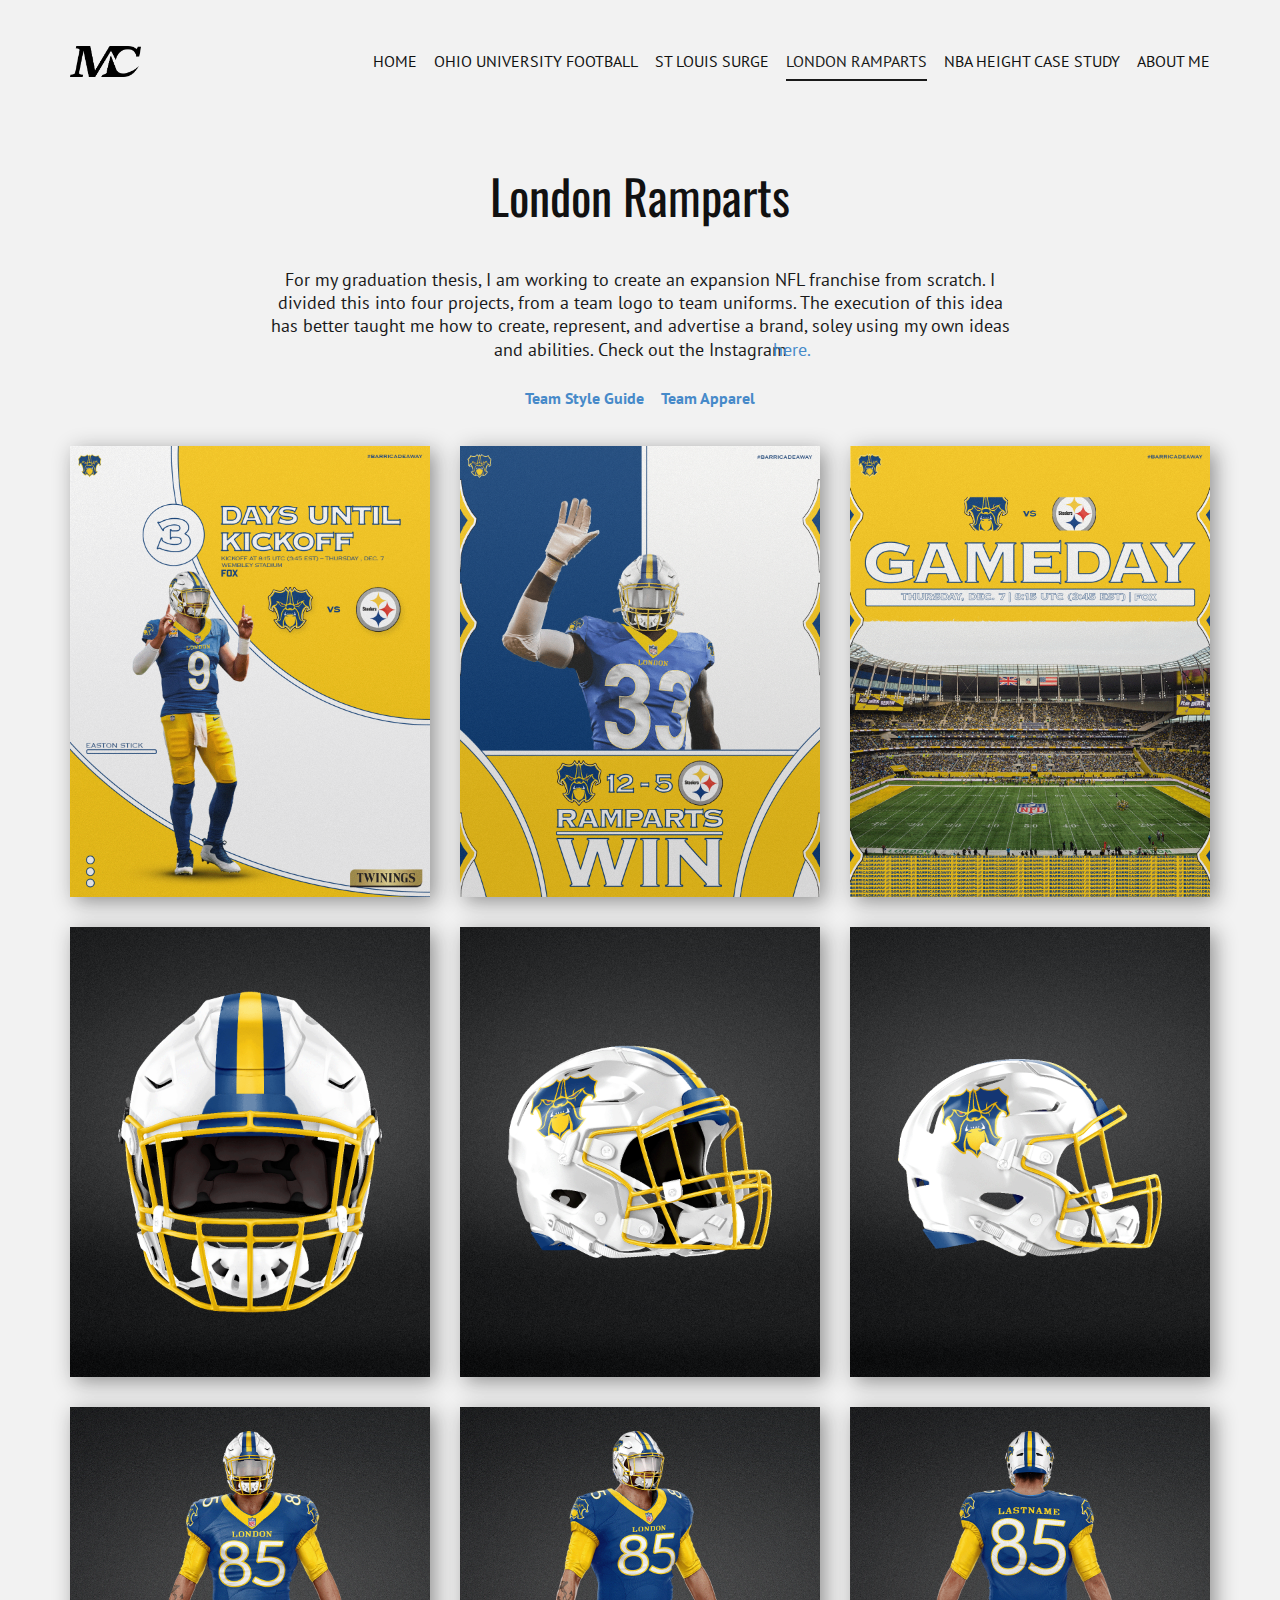
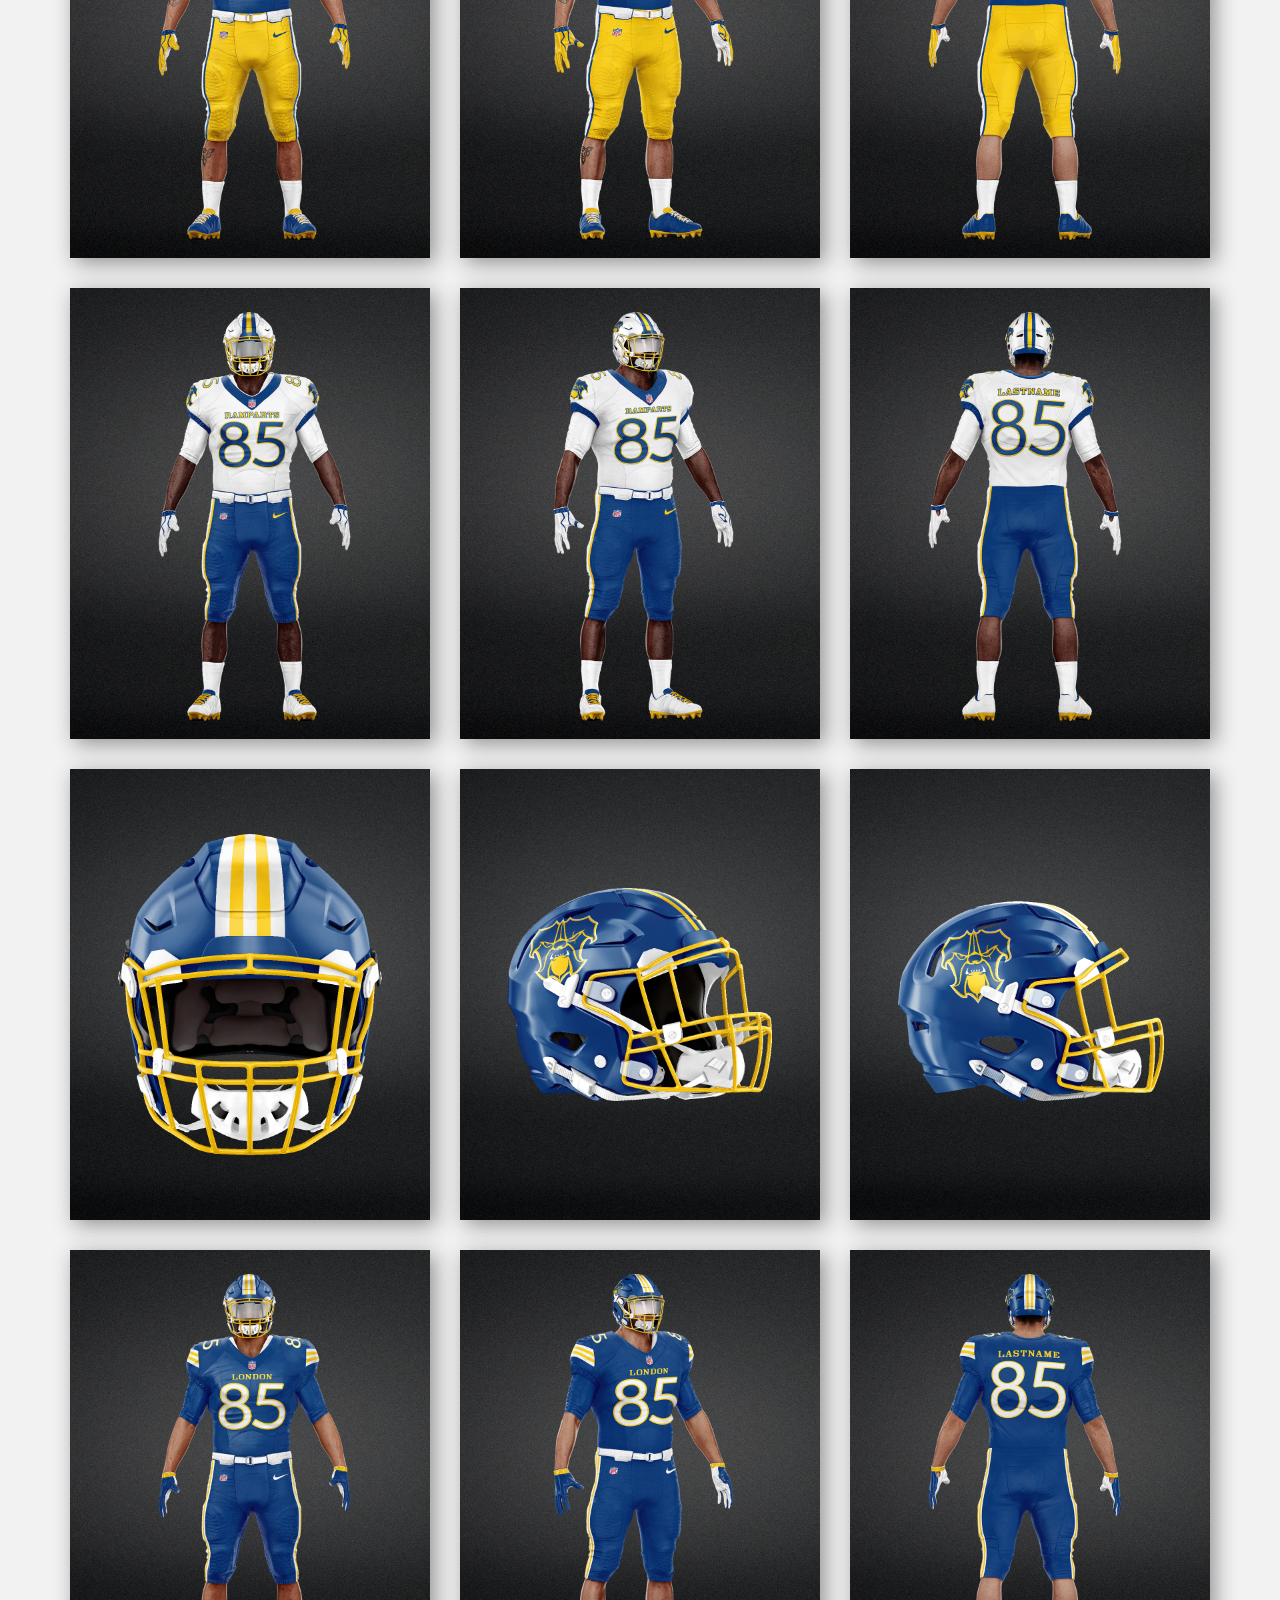
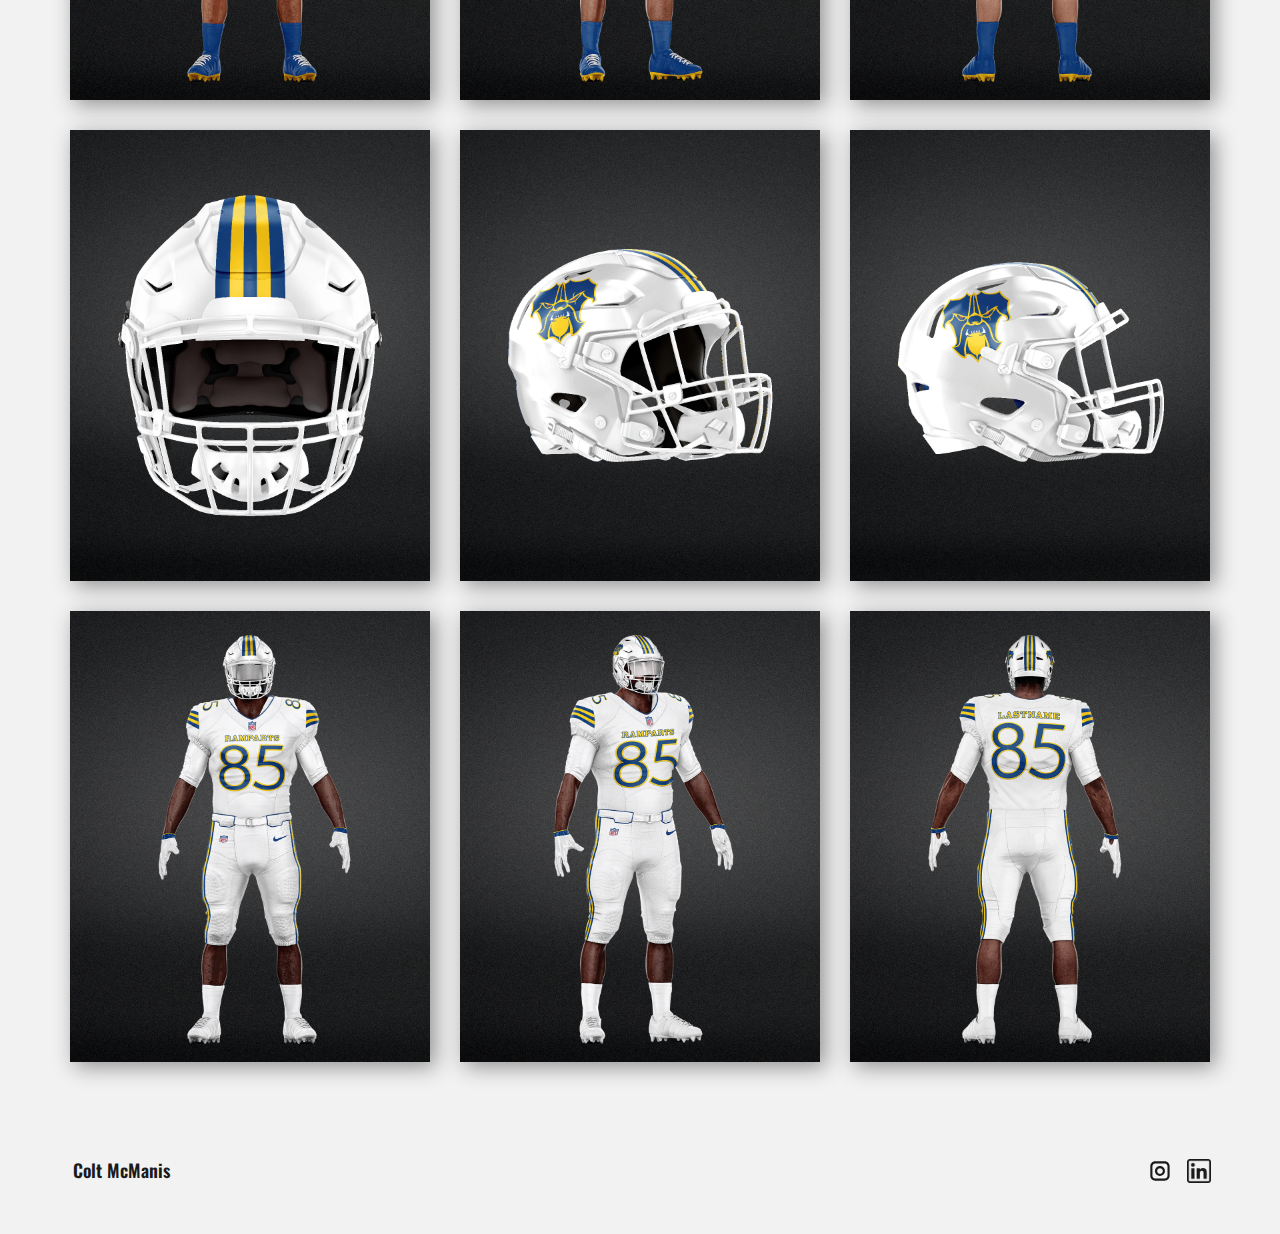
<file: London-Ramparts.html>
<!DOCTYPE html>
<html style="font-size: 16px;" lang="en"><head>
    <meta name="viewport" content="width=device-width, initial-scale=1.0">
    <meta charset="utf-8">
    <meta name="keywords" content="">
    <meta name="description" content="">
    <title>London Ramparts</title>
    <link rel="stylesheet" href="nicepage.css" media="screen">
<link rel="stylesheet" href="London-Ramparts.css" media="screen">
    <script class="u-script" type="text/javascript" src="jquery.js" defer=""></script>
    <script class="u-script" type="text/javascript" src="nicepage.js" defer=""></script>
    <meta name="generator" content="Nicepage 6.2.1, nicepage.com">
    <link id="u-theme-google-font" rel="stylesheet" href="https://fonts.googleapis.com/css?family=Roboto:100,100i,300,300i,400,400i,500,500i,700,700i,900,900i|Open+Sans:300,300i,400,400i,500,500i,600,600i,700,700i,800,800i">
    <link id="u-page-google-font" rel="stylesheet" href="https://fonts.googleapis.com/css?family=Oswald:200,300,400,500,600,700|PT+Sans:400,400i,700,700i">
    
    
    
    <script type="application/ld+json">{
		"@context": "http://schema.org",
		"@type": "Organization",
		"name": "Site1",
		"logo": "MClogolarge.png",
		"sameAs": [
				"https://www.instagram.com/coltmcmedia",
				"https://www.linkedin.com/in/coltmcmanis/"
		]
}</script>
    <meta name="theme-color" content="#478ac9">
    <meta property="og:title" content="London Ramparts">
    <meta property="og:description" content="">
    <meta property="og:type" content="website">
  <meta data-intl-tel-input-cdn-path="intlTelInput/"></head>
  <body data-path-to-root="./" data-include-products="false" class="u-body u-grey-5 u-xl-mode" data-lang="en"><header class="u-clearfix u-grey-5 u-header u-sticky u-header" id="sec-69b4"><div class="u-clearfix u-sheet u-valign-middle-xs u-sheet-1">
        <nav class="u-align-right u-menu u-menu-one-level u-offcanvas u-menu-1" data-responsive-from="MD">
          <div class="menu-collapse u-custom-font u-font-pt-sans" style="font-size: 1rem; letter-spacing: 0px; text-transform: uppercase;">
            <a class="u-button-style u-custom-active-border-color u-custom-active-color u-custom-border u-custom-border-color u-custom-border-radius u-custom-borders u-custom-color u-custom-hover-border-color u-custom-hover-color u-custom-left-right-menu-spacing u-custom-padding-bottom u-custom-text-active-color u-custom-text-color u-custom-text-decoration u-custom-text-hover-color u-custom-text-shadow u-custom-top-bottom-menu-spacing u-nav-link u-text-active-palette-1-base u-text-hover-palette-2-base" href="#" style="">
              <svg class="u-svg-link" viewBox="0 0 24 24"><use xmlns:xlink="http://www.w3.org/1999/xlink" xlink:href="#menu-hamburger"></use></svg>
              <svg class="u-svg-content" version="1.1" id="menu-hamburger" viewBox="0 0 16 16" x="0px" y="0px" xmlns:xlink="http://www.w3.org/1999/xlink" xmlns="http://www.w3.org/2000/svg"><g><rect y="1" width="16" height="2"></rect><rect y="7" width="16" height="2"></rect><rect y="13" width="16" height="2"></rect>
</g></svg>
            </a>
          </div>
          <div class="u-custom-menu u-nav-container">
            <ul class="u-custom-font u-font-pt-sans u-nav u-spacing-17 u-unstyled u-nav-1"><li class="u-nav-item"><a class="u-border-2 u-border-active-grey-90 u-border-hover-palette-1-light-1 u-border-no-left u-border-no-right u-border-no-top u-button-style u-nav-link u-text-active-grey-90 u-text-hover-palette-1-light-1" href="Home.html" style="padding: 10px 0px;">Home</a>
</li><li class="u-nav-item"><a class="u-border-2 u-border-active-grey-90 u-border-hover-palette-1-light-1 u-border-no-left u-border-no-right u-border-no-top u-button-style u-nav-link u-text-active-grey-90 u-text-hover-palette-1-light-1" href="Ohio-University-Football.html" style="padding: 10px 0px;">Ohio University Football</a>
</li><li class="u-nav-item"><a class="u-border-2 u-border-active-grey-90 u-border-hover-palette-1-light-1 u-border-no-left u-border-no-right u-border-no-top u-button-style u-nav-link u-text-active-grey-90 u-text-hover-palette-1-light-1" href="St-Louis-Surge.html" style="padding: 10px 0px;">St Louis Surge</a>
</li><li class="u-nav-item"><a class="u-border-2 u-border-active-grey-90 u-border-hover-palette-1-light-1 u-border-no-left u-border-no-right u-border-no-top u-button-style u-nav-link u-text-active-grey-90 u-text-hover-palette-1-light-1" href="London-Ramparts.html" style="padding: 10px 0px;">London Ramparts</a>
</li><li class="u-nav-item"><a class="u-border-2 u-border-active-grey-90 u-border-hover-palette-1-light-1 u-border-no-left u-border-no-right u-border-no-top u-button-style u-nav-link u-text-active-grey-90 u-text-hover-palette-1-light-1" href="https://coltmcmanis.github.io/NBAHeightCaseStudy/" target="_blank" style="padding: 10px 0px;">NBA Height Case Study</a>
</li><li class="u-nav-item"><a class="u-border-2 u-border-active-grey-90 u-border-hover-palette-1-light-1 u-border-no-left u-border-no-right u-border-no-top u-button-style u-nav-link u-text-active-grey-90 u-text-hover-palette-1-light-1" href="About-Me.html" style="padding: 10px 0px;">About Me</a>
</li></ul>
          </div>
          <div class="u-custom-menu u-nav-container-collapse">
            <div class="u-black u-container-style u-inner-container-layout u-opacity u-opacity-95 u-sidenav">
              <div class="u-inner-container-layout u-sidenav-overflow">
                <div class="u-menu-close"></div>
                <ul class="u-align-center u-nav u-popupmenu-items u-unstyled u-nav-2"><li class="u-nav-item"><a class="u-button-style u-nav-link" href="Home.html">Home</a>
</li><li class="u-nav-item"><a class="u-button-style u-nav-link" href="Ohio-University-Football.html">Ohio University Football</a>
</li><li class="u-nav-item"><a class="u-button-style u-nav-link" href="St-Louis-Surge.html">St Louis Surge</a>
</li><li class="u-nav-item"><a class="u-button-style u-nav-link" href="London-Ramparts.html">London Ramparts</a>
</li><li class="u-nav-item"><a class="u-button-style u-nav-link" href="https://coltmcmanis.github.io/NBAHeightCaseStudy/" target="_blank">NBA Height Case Study</a>
</li><li class="u-nav-item"><a class="u-button-style u-nav-link" href="About-Me.html">About Me</a>
</li></ul>
              </div>
            </div>
            <div class="u-black u-menu-overlay u-opacity u-opacity-70"></div>
          </div>
        </nav>
        <a href="Home.html" class="u-image u-logo u-image-1" data-image-width="7784" data-image-height="3362" title="Home">
          <img src="MClogolarge.png" class="u-logo-image u-logo-image-1">
        </a>
      </div></header>
    <section class="u-clearfix u-section-1" id="sec-6e47">
      <div class="u-clearfix u-sheet u-valign-middle u-sheet-1">
        <h1 class="u-text u-text-default u-title u-text-1">London Ramparts</h1>
        <h2 class="u-align-center-lg u-align-center-xl u-custom-font u-font-pt-sans u-text u-text-2">For my graduation thesis, I am working to create an expansion NFL franchise from scratch. I divided this into four projects, from a team logo to team uniforms. The execution of this idea has better taught me how to create, represent, and advertise a brand, soley using my own ideas and abilities. Check out the Instagram</h2>
        <h2 class="u-align-center-lg u-align-center-xl u-custom-font u-font-pt-sans u-text u-text-grey-90 u-text-3">
          <a class="u-active-none u-border-none u-btn u-button-link u-button-style u-custom-font u-font-pt-sans u-hover-none u-none u-text-palette-1-base u-btn-1" data-href="https://www.instagram.com/londonramparts/" data-target="_blank" href="https://www.instagram.com/londonramparts/" target="_blank">here.</a>
        </h2>
        <a class="u-active-none u-border-none u-btn u-button-link u-button-style u-custom-font u-file-link u-font-pt-sans u-hover-none u-none u-text-palette-1-base u-btn-2" data-href="mailto:coltmcmedia@gmail.com" href="Comp_StyleGuideforPDF_02.pdf">Team Style Guide</a>
        <a class="u-active-none u-border-none u-btn u-button-link u-button-style u-custom-font u-file-link u-font-pt-sans u-hover-none u-none u-text-palette-1-base u-btn-3" data-href="mailto:coltmcmedia@gmail.com" href="Comp_RampartsShirts_01.pdf">Team Apparel</a>
        <div class="u-expanded-width u-gallery u-layout-grid u-lightbox u-no-transition u-show-text-none u-gallery-1">
          <div class="u-gallery-inner u-gallery-inner-1">
            <div class="u-effect-hover-zoom u-gallery-item u-shape-rectangle u-gallery-item-1" data-image-width="1080" data-image-height="1350">
              <div class="u-back-slide u-back-slide-1" data-image-width="1080" data-image-height="1350">
                <img class="u-back-image u-expanded u-back-image-1" src="XDaysUntilKickoff_02.png">
              </div>
              <div class="u-over-slide u-shading u-over-slide-1"></div>
            </div>
            <div class="u-effect-hover-zoom u-gallery-item u-shape-rectangle u-gallery-item-2" data-image-width="1080" data-image-height="1350">
              <div class="u-back-slide u-back-slide-2" data-image-width="1080" data-image-height="1350">
                <img class="u-back-image u-expanded u-back-image-2" src="FinalScore_01.png">
              </div>
              <div class="u-over-slide u-shading u-over-slide-2"></div>
            </div>
            <div class="u-effect-hover-zoom u-gallery-item u-shape-rectangle u-gallery-item-3" data-image-width="1080" data-image-height="1350">
              <div class="u-back-slide u-back-slide-3" data-image-width="1080" data-image-height="1350">
                <img class="u-back-image u-expanded u-back-image-3" src="GamedayGraphic_01.png">
              </div>
              <div class="u-over-slide u-shading u-over-slide-3"></div>
            </div>
            <div class="u-effect-hover-zoom u-gallery-item u-shape-rectangle u-gallery-item-4" data-image-width="1080" data-image-height="1350">
              <div class="u-back-slide u-back-slide-4">
                <img class="u-back-image u-expanded u-back-image-4" src="Artboard11.png">
              </div>
              <div class="u-over-slide u-shading u-over-slide-4"></div>
            </div>
            <div class="u-effect-hover-zoom u-gallery-item u-shape-rectangle u-gallery-item-5" data-image-width="1080" data-image-height="1350">
              <div class="u-back-slide u-back-slide-5">
                <img class="u-back-image u-expanded u-back-image-5" src="Artboard21.png">
              </div>
              <div class="u-over-slide u-shading u-over-slide-5"></div>
            </div>
            <div class="u-effect-hover-zoom u-gallery-item u-shape-rectangle u-gallery-item-6" data-image-width="1080" data-image-height="1350">
              <div class="u-back-slide u-back-slide-6">
                <img class="u-back-image u-expanded u-back-image-6" src="Artboard31.png">
              </div>
              <div class="u-over-slide u-shading u-over-slide-6"></div>
            </div>
            <div class="u-effect-hover-zoom u-gallery-item u-shape-rectangle u-gallery-item-7" data-image-width="1080" data-image-height="1350">
              <div class="u-back-slide u-back-slide-7" data-image-width="1080" data-image-height="1350">
                <img class="u-back-image u-expanded u-back-image-7" src="Artboard13.png">
              </div>
              <div class="u-over-slide u-shading u-over-slide-7"></div>
            </div>
            <div class="u-effect-hover-zoom u-gallery-item u-shape-rectangle u-gallery-item-8" data-image-width="1080" data-image-height="1350">
              <div class="u-back-slide u-back-slide-8" data-image-width="1080" data-image-height="1350">
                <img class="u-back-image u-expanded u-back-image-8" src="Artboard23.png">
              </div>
              <div class="u-over-slide u-shading u-over-slide-8"></div>
            </div>
            <div class="u-effect-hover-zoom u-gallery-item u-shape-rectangle u-gallery-item-9" data-image-width="1080" data-image-height="1350">
              <div class="u-back-slide u-back-slide-9">
                <img class="u-back-image u-expanded u-back-image-9" src="Artboard33.png">
              </div>
              <div class="u-over-slide u-shading u-over-slide-9"></div>
            </div>
            <div class="u-effect-hover-zoom u-gallery-item u-shape-rectangle u-gallery-item-10" data-image-width="1080" data-image-height="1350">
              <div class="u-back-slide u-back-slide-10">
                <img class="u-back-image u-expanded u-back-image-10" src="Artboard14.png">
              </div>
              <div class="u-over-slide u-shading u-over-slide-10"></div>
            </div>
            <div class="u-effect-hover-zoom u-gallery-item u-shape-rectangle u-gallery-item-11" data-image-width="1080" data-image-height="1350">
              <div class="u-back-slide u-back-slide-11" data-image-width="1080" data-image-height="1350">
                <img class="u-back-image u-expanded u-back-image-11" src="Artboard24.png">
              </div>
              <div class="u-over-slide u-shading u-over-slide-11"></div>
            </div>
            <div class="u-effect-hover-zoom u-gallery-item u-shape-rectangle u-gallery-item-12" data-image-width="1080" data-image-height="1350">
              <div class="u-back-slide u-back-slide-12">
                <img class="u-back-image u-expanded u-back-image-12" src="Artboard34.png">
              </div>
              <div class="u-over-slide u-shading u-over-slide-12"></div>
            </div>
            <div class="u-effect-hover-zoom u-gallery-item u-shape-rectangle u-gallery-item-13" data-image-width="1080" data-image-height="1350">
              <div class="u-back-slide u-back-slide-13" data-image-width="1080" data-image-height="1350">
                <img class="u-back-image u-expanded u-back-image-13" src="Artboard12.png">
              </div>
              <div class="u-over-slide u-shading u-over-slide-13"></div>
            </div>
            <div class="u-effect-hover-zoom u-gallery-item u-shape-rectangle u-gallery-item-14" data-image-width="1080" data-image-height="1350">
              <div class="u-back-slide u-back-slide-14" data-image-width="1080" data-image-height="1350">
                <img class="u-back-image u-expanded u-back-image-14" src="Artboard22.png">
              </div>
              <div class="u-over-slide u-shading u-over-slide-14"></div>
            </div>
            <div class="u-effect-hover-zoom u-gallery-item u-shape-rectangle u-gallery-item-15" data-image-width="1080" data-image-height="1350">
              <div class="u-back-slide u-back-slide-15" data-image-width="1080" data-image-height="1350">
                <img class="u-back-image u-expanded u-back-image-15" src="Artboard32.png">
              </div>
              <div class="u-over-slide u-shading u-over-slide-15"></div>
            </div>
            <div class="u-effect-hover-zoom u-gallery-item u-shape-rectangle u-gallery-item-16" data-image-width="1080" data-image-height="1350">
              <div class="u-back-slide u-back-slide-16" data-image-width="1080" data-image-height="1350">
                <img class="u-back-image u-expanded u-back-image-16" src="Artboard15.png">
              </div>
              <div class="u-over-slide u-shading u-over-slide-16"></div>
            </div>
            <div class="u-effect-hover-zoom u-gallery-item u-shape-rectangle u-gallery-item-17" data-image-width="1080" data-image-height="1350">
              <div class="u-back-slide u-back-slide-17" data-image-width="1080" data-image-height="1350">
                <img class="u-back-image u-expanded u-back-image-17" src="Artboard25.png">
              </div>
              <div class="u-over-slide u-shading u-over-slide-17"></div>
            </div>
            <div class="u-effect-hover-zoom u-gallery-item u-shape-rectangle u-gallery-item-18" data-image-width="1080" data-image-height="1350">
              <div class="u-back-slide u-back-slide-18" data-image-width="1080" data-image-height="1350">
                <img class="u-back-image u-expanded u-back-image-18" src="Artboard35.png">
              </div>
              <div class="u-over-slide u-shading u-over-slide-18"></div>
            </div>
            <div class="u-effect-hover-zoom u-gallery-item u-shape-rectangle u-gallery-item-19" data-image-width="1080" data-image-height="1350">
              <div class="u-back-slide u-back-slide-19" data-image-width="1080" data-image-height="1350">
                <img class="u-back-image u-expanded u-back-image-19" src="Artboard1.png">
              </div>
              <div class="u-over-slide u-shading u-over-slide-19"></div>
            </div>
            <div class="u-effect-hover-zoom u-gallery-item u-shape-rectangle u-gallery-item-20" data-image-width="1080" data-image-height="1350">
              <div class="u-back-slide u-back-slide-20" data-image-width="1080" data-image-height="1350">
                <img class="u-back-image u-expanded u-back-image-20" src="Artboard2.png">
              </div>
              <div class="u-over-slide u-shading u-over-slide-20"></div>
            </div>
            <div class="u-effect-hover-zoom u-gallery-item u-shape-rectangle u-gallery-item-21" data-image-width="1080" data-image-height="1350">
              <div class="u-back-slide u-back-slide-21" data-image-width="1080" data-image-height="1350">
                <img class="u-back-image u-expanded u-back-image-21" src="Artboard3.png">
              </div>
              <div class="u-over-slide u-shading u-over-slide-21"></div>
            </div>
            <div class="u-effect-hover-zoom u-gallery-item u-shape-rectangle u-gallery-item-22" data-image-width="1080" data-image-height="1350">
              <div class="u-back-slide u-back-slide-22" data-image-width="1080" data-image-height="1350">
                <img class="u-back-image u-expanded u-back-image-22" src="Artboard16.png">
              </div>
              <div class="u-over-slide u-shading u-over-slide-22"></div>
            </div>
            <div class="u-effect-hover-zoom u-gallery-item u-shape-rectangle u-gallery-item-23" data-image-width="1080" data-image-height="1350">
              <div class="u-back-slide u-back-slide-23" data-image-width="1080" data-image-height="1350">
                <img class="u-back-image u-expanded u-back-image-23" src="Artboard26.png">
              </div>
              <div class="u-over-slide u-shading u-over-slide-23"></div>
            </div>
            <div class="u-effect-hover-zoom u-gallery-item u-shape-rectangle u-gallery-item-24" data-image-width="1080" data-image-height="1350">
              <div class="u-back-slide u-back-slide-24" data-image-width="1080" data-image-height="1350">
                <img class="u-back-image u-expanded u-back-image-24" src="Artboard36.png">
              </div>
              <div class="u-over-slide u-shading u-over-slide-24"></div>
            </div>
          </div>
        </div>
      </div>
    </section>
    
    
    
    <footer class="u-align-center u-clearfix u-container-align-left-md u-container-align-left-sm u-footer u-grey-5 u-footer" id="sec-d932"><div class="u-clearfix u-sheet u-sheet-1">
        <p class="u-align-left-md u-align-left-sm u-align-left-xs u-custom-font u-font-oswald u-small-text u-text u-text-grey-90 u-text-variant u-text-1">Colt McManis</p>
        <div class="u-social-icons u-spacing-15 u-social-icons-1">
          <a class="u-social-url" title="instagram" target="_blank" href="https://www.instagram.com/coltmcmedia"><span class="u-icon u-icon-circle u-social-icon u-social-instagram u-text-grey-90 u-icon-1"><svg class="u-svg-link" preserveAspectRatio="xMidYMin slice" viewBox="0 0 112 112" style=""><use xmlns:xlink="http://www.w3.org/1999/xlink" xlink:href="#svg-ea73"></use></svg><svg class="u-svg-content" viewBox="0 0 112 112" x="0" y="0" id="svg-ea73"><path fill="currentColor" d="M55.9,32.9c-12.8,0-23.2,10.4-23.2,23.2s10.4,23.2,23.2,23.2s23.2-10.4,23.2-23.2S68.7,32.9,55.9,32.9z
	 M55.9,69.4c-7.4,0-13.3-6-13.3-13.3c-0.1-7.4,6-13.3,13.3-13.3s13.3,6,13.3,13.3C69.3,63.5,63.3,69.4,55.9,69.4z"></path><path fill="#FFFFFF" d="M79.7,26.8c-3,0-5.4,2.5-5.4,5.4s2.5,5.4,5.4,5.4c3,0,5.4-2.5,5.4-5.4S82.7,26.8,79.7,26.8z"></path><path fill="currentColor" d="M78.2,11H33.5C21,11,10.8,21.3,10.8,33.7v44.7c0,12.6,10.2,22.8,22.7,22.8h44.7c12.6,0,22.7-10.2,22.7-22.7
	V33.7C100.8,21.1,90.6,11,78.2,11z M91,78.4c0,7.1-5.8,12.8-12.8,12.8H33.5c-7.1,0-12.8-5.8-12.8-12.8V33.7
	c0-7.1,5.8-12.8,12.8-12.8h44.7c7.1,0,12.8,5.8,12.8,12.8V78.4z"></path></svg></span>
          </a>
          <a class="u-social-url" target="_blank" data-type="Custom" title="LinkedIn" href="https://www.linkedin.com/in/coltmcmanis/"><span class="u-file-icon u-icon u-social-custom u-social-icon u-text-grey-90 u-icon-2"><img src="1384088-884c624f.png" alt=""></span>
          </a>
        </div>
      </div></footer>
   
</body></html>
</file>
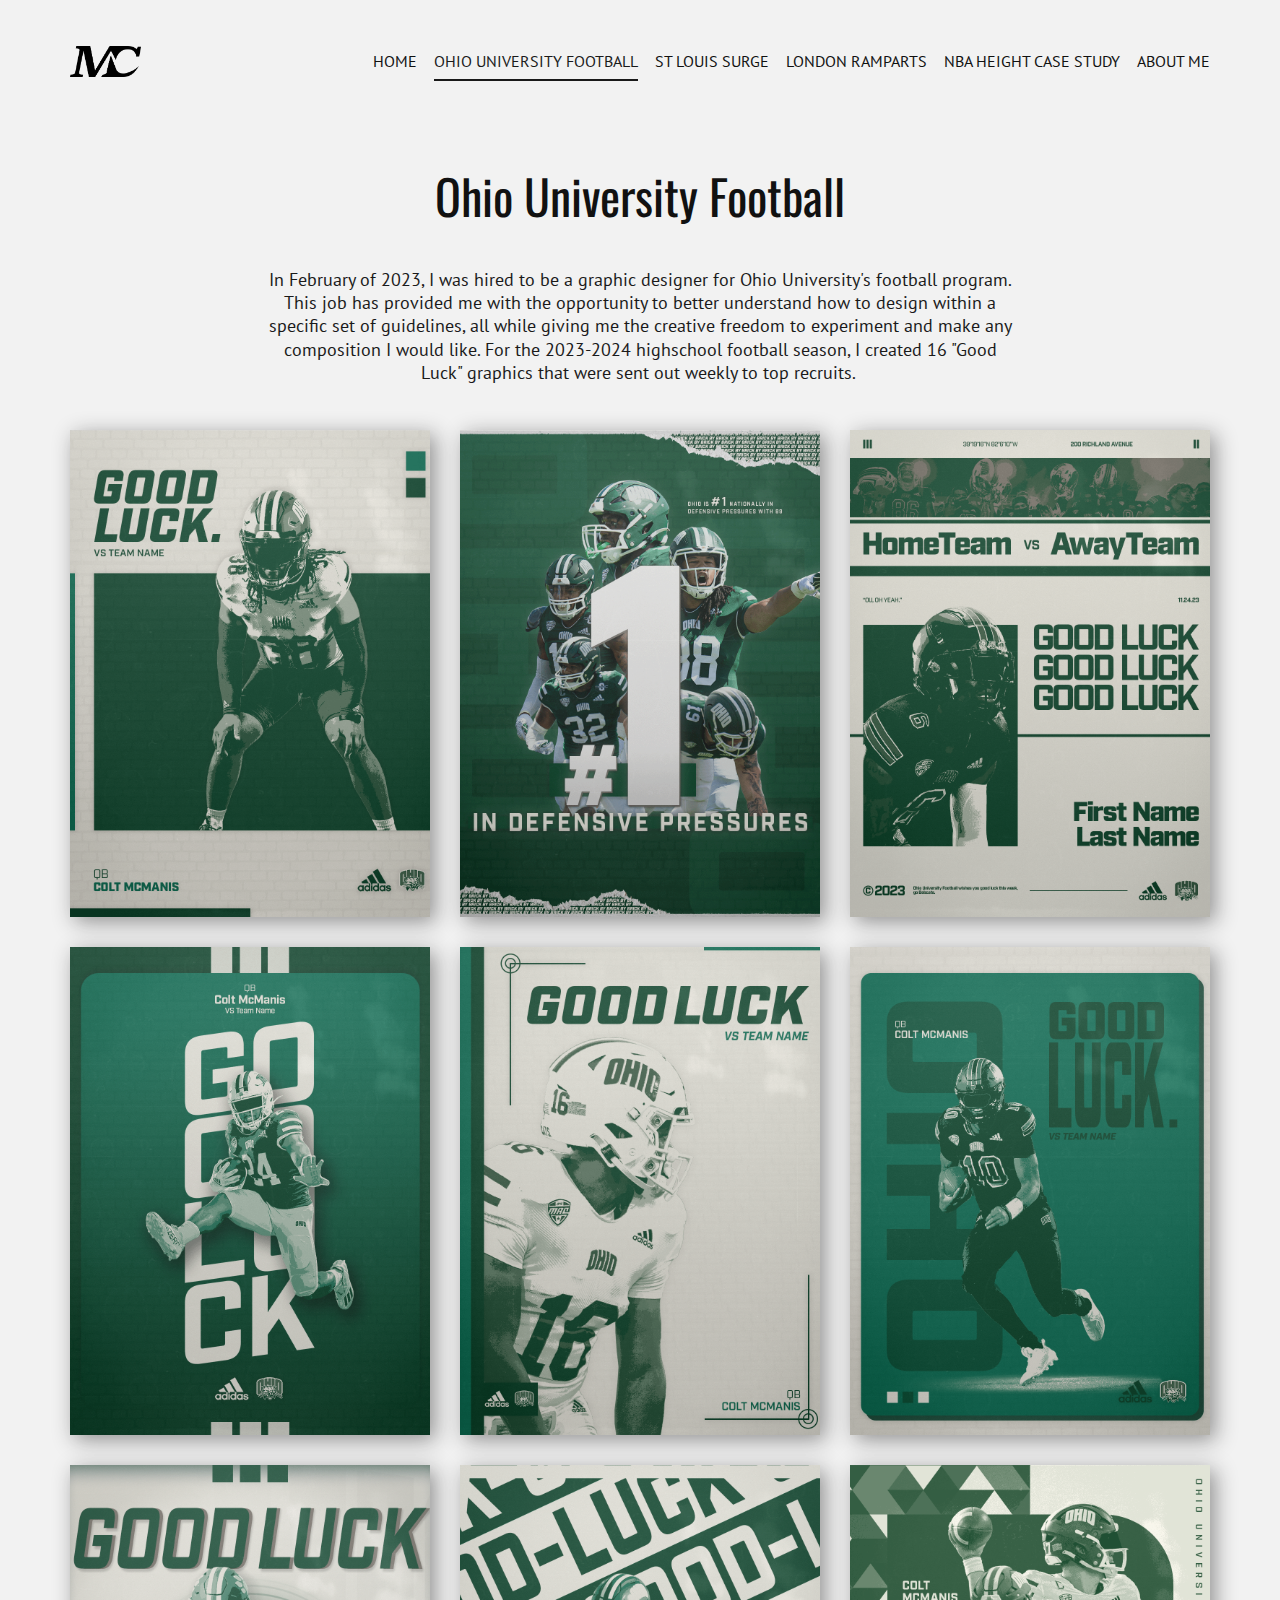
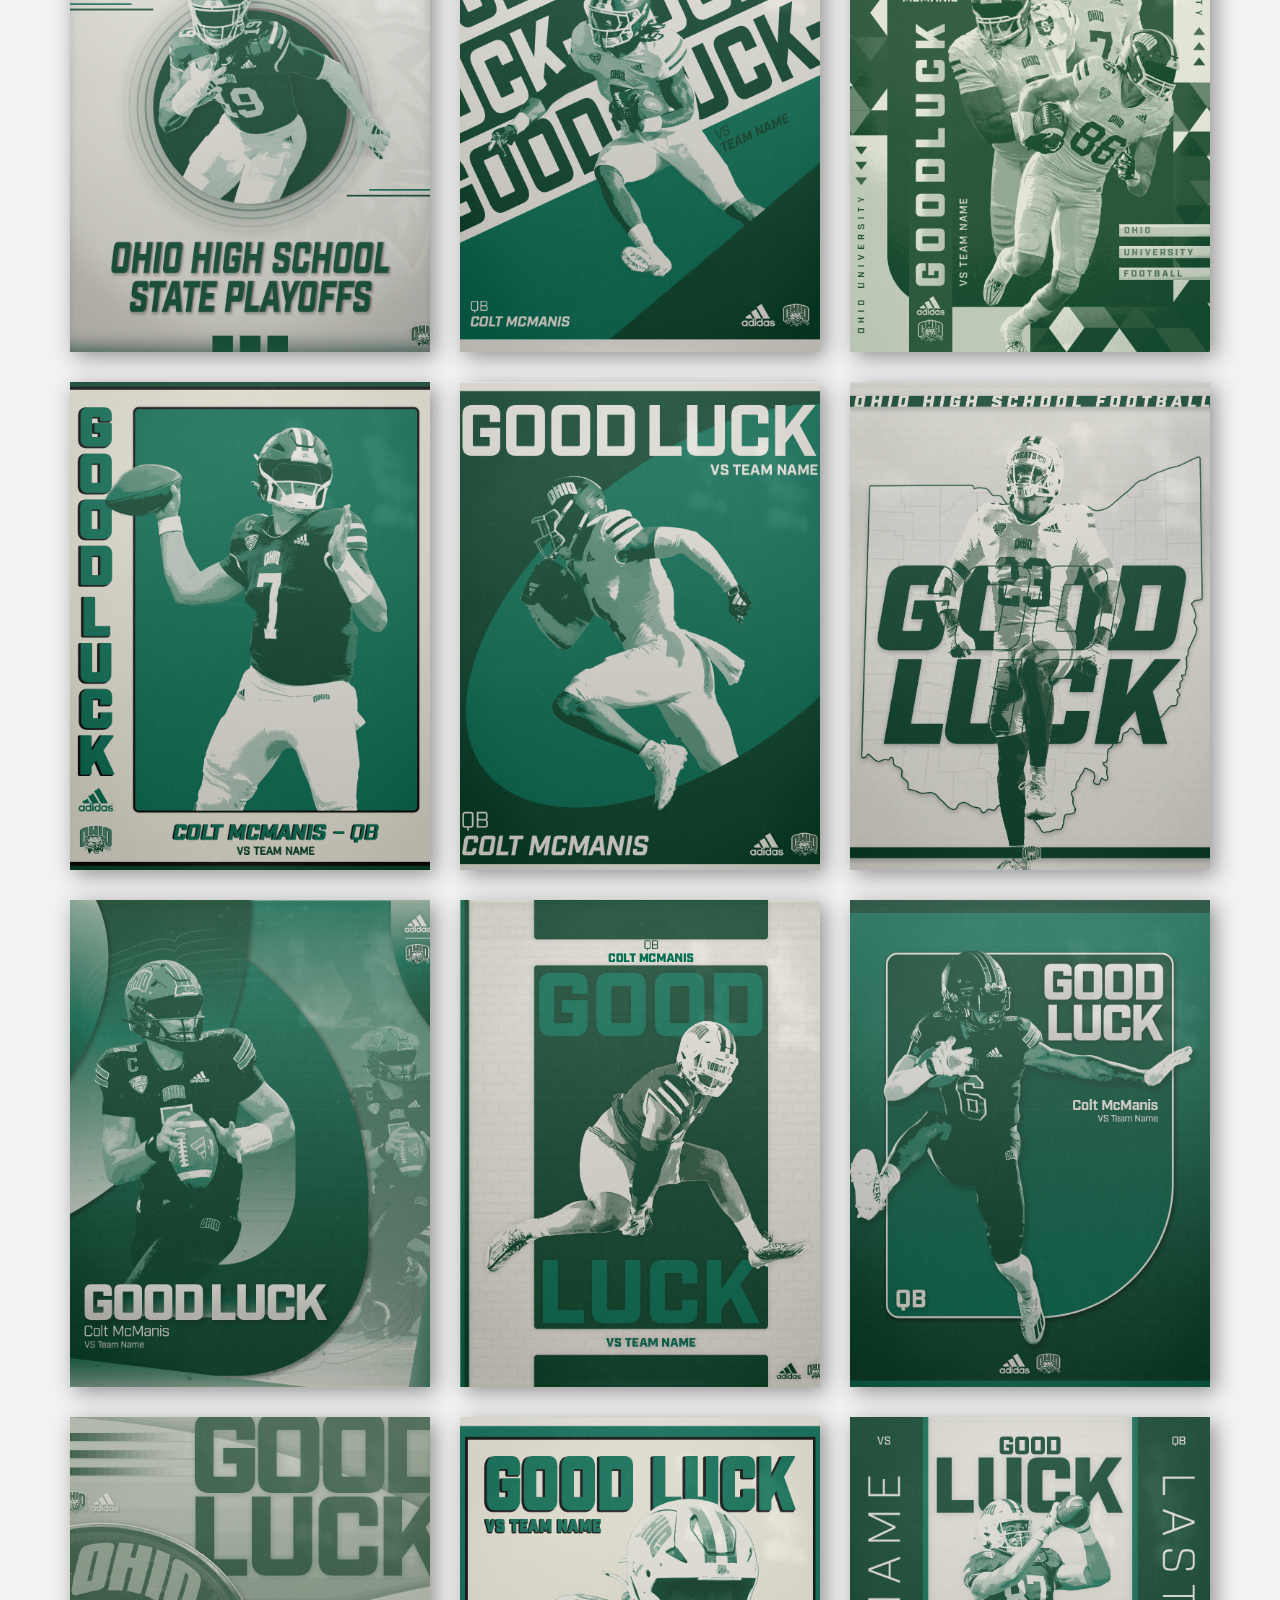
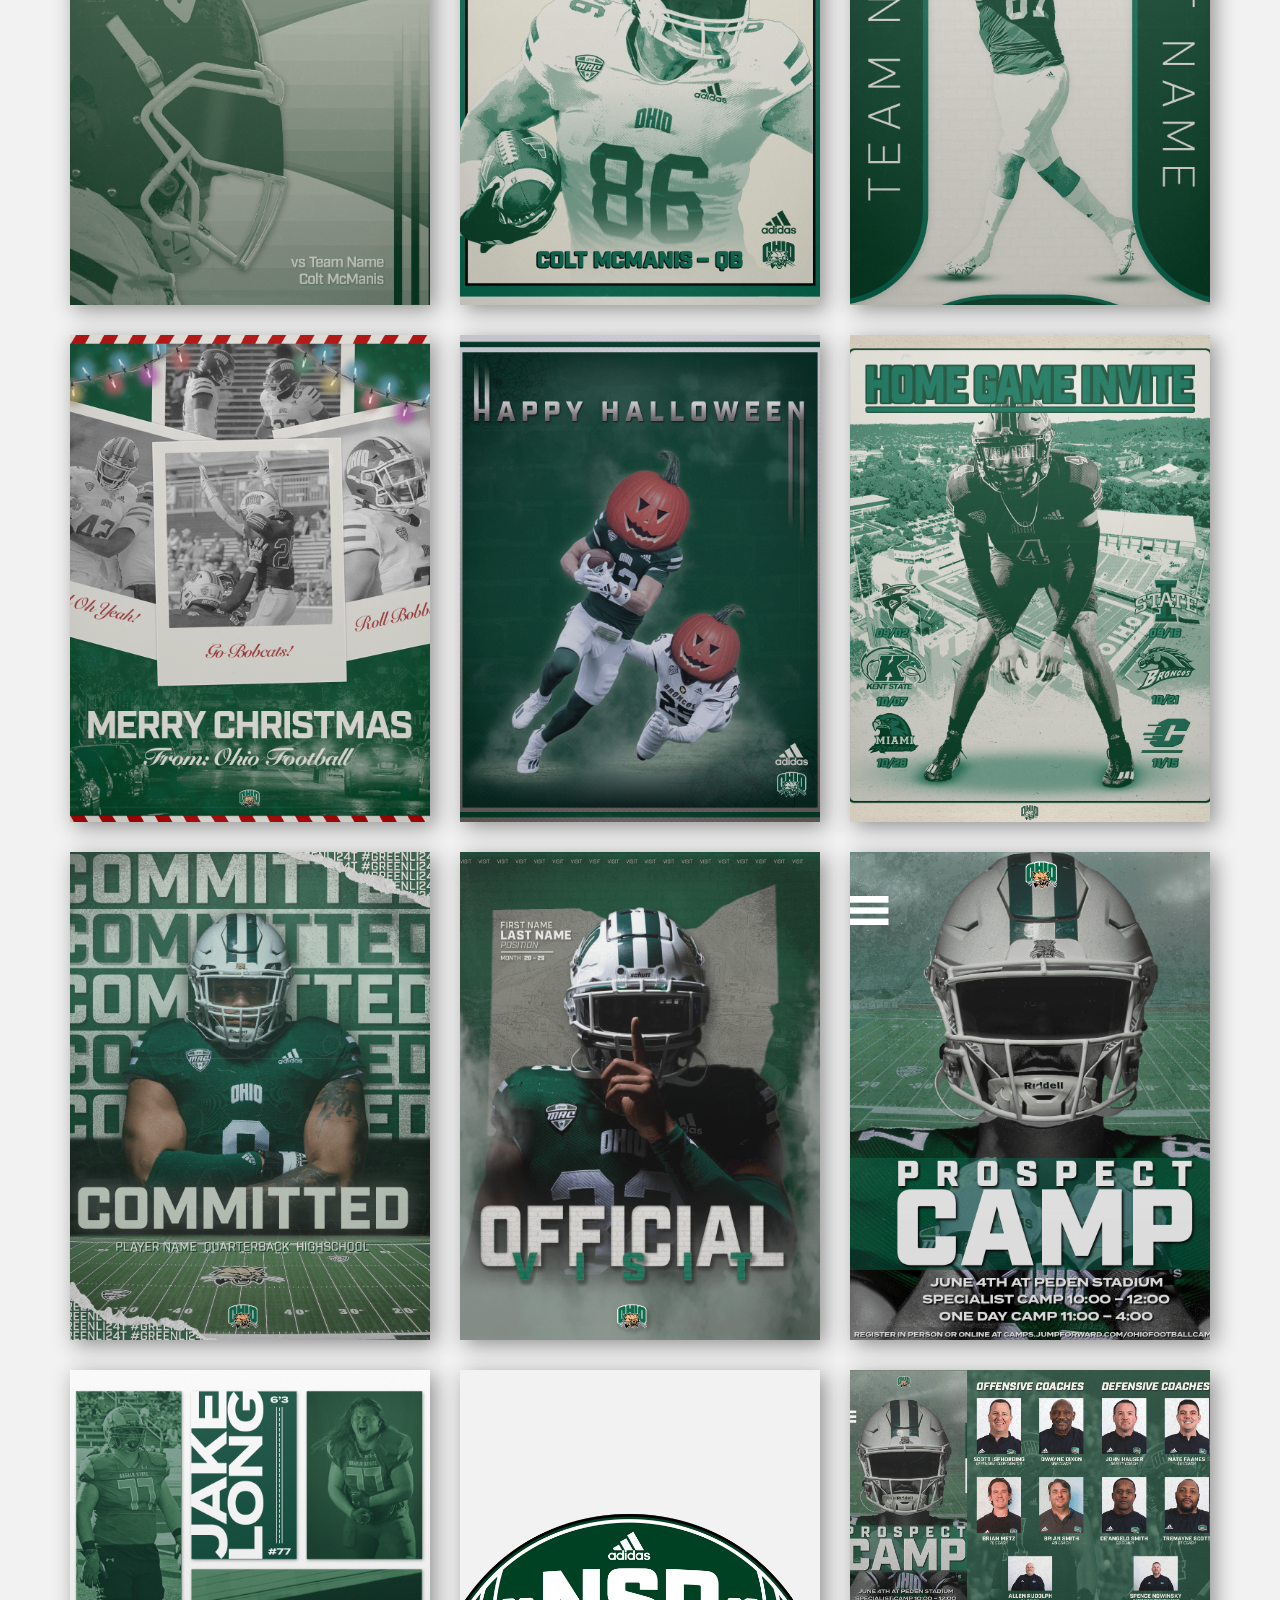
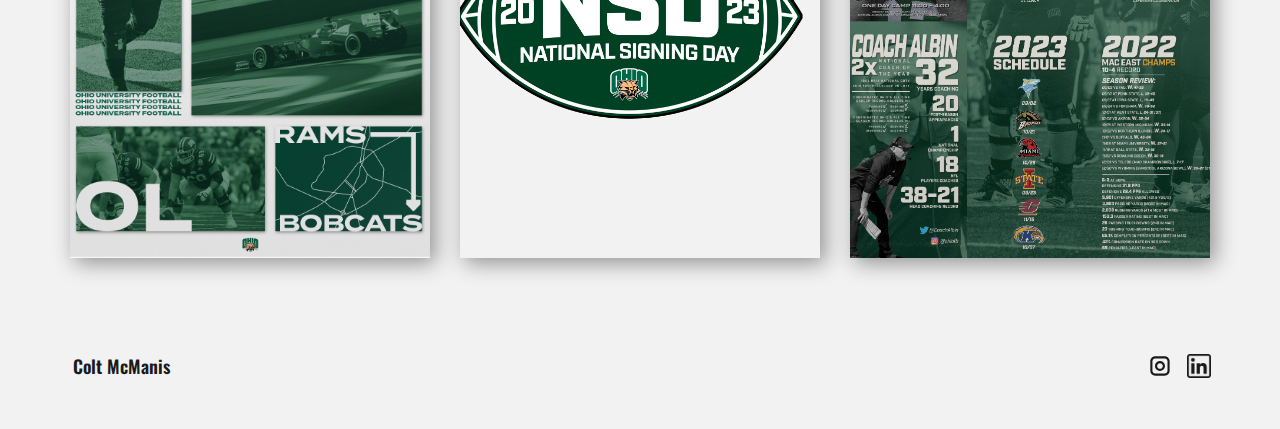
<file: Ohio-University-Football.html>
<!DOCTYPE html>
<html style="font-size: 16px;" lang="en"><head>
    <meta name="viewport" content="width=device-width, initial-scale=1.0">
    <meta charset="utf-8">
    <meta name="keywords" content="Profile, INTUITIVE">
    <meta name="description" content="">
    <title>Ohio University Football</title>
    <link rel="stylesheet" href="nicepage.css" media="screen">
<link rel="stylesheet" href="Ohio-University-Football.css" media="screen">
    <script class="u-script" type="text/javascript" src="jquery.js" defer=""></script>
    <script class="u-script" type="text/javascript" src="nicepage.js" defer=""></script>
    <meta name="generator" content="Nicepage 6.2.1, nicepage.com">
    <link id="u-theme-google-font" rel="stylesheet" href="https://fonts.googleapis.com/css?family=Roboto:100,100i,300,300i,400,400i,500,500i,700,700i,900,900i|Open+Sans:300,300i,400,400i,500,500i,600,600i,700,700i,800,800i">
    <link id="u-page-google-font" rel="stylesheet" href="https://fonts.googleapis.com/css?family=Oswald:200,300,400,500,600,700|PT+Sans:400,400i,700,700i">
    
    
    
    <script type="application/ld+json">{
		"@context": "http://schema.org",
		"@type": "Organization",
		"name": "Site1",
		"logo": "MClogolarge.png",
		"sameAs": [
				"https://www.instagram.com/coltmcmedia",
				"https://www.linkedin.com/in/coltmcmanis/"
		]
}</script>
    <meta name="theme-color" content="#478ac9">
    <meta property="og:title" content="Ohio University Football">
    <meta property="og:description" content="">
    <meta property="og:type" content="website">
  <meta data-intl-tel-input-cdn-path="intlTelInput/"></head>
  <body data-path-to-root="./" data-include-products="false" class="u-body u-xl-mode" data-lang="en"><header class="u-clearfix u-grey-5 u-header u-sticky u-header" id="sec-69b4"><div class="u-clearfix u-sheet u-valign-middle-xs u-sheet-1">
        <nav class="u-align-right u-menu u-menu-one-level u-offcanvas u-menu-1" data-responsive-from="MD">
          <div class="menu-collapse u-custom-font u-font-pt-sans" style="font-size: 1rem; letter-spacing: 0px; text-transform: uppercase;">
            <a class="u-button-style u-custom-active-border-color u-custom-active-color u-custom-border u-custom-border-color u-custom-border-radius u-custom-borders u-custom-color u-custom-hover-border-color u-custom-hover-color u-custom-left-right-menu-spacing u-custom-padding-bottom u-custom-text-active-color u-custom-text-color u-custom-text-decoration u-custom-text-hover-color u-custom-text-shadow u-custom-top-bottom-menu-spacing u-nav-link u-text-active-palette-1-base u-text-hover-palette-2-base" href="#" style="">
              <svg class="u-svg-link" viewBox="0 0 24 24"><use xmlns:xlink="http://www.w3.org/1999/xlink" xlink:href="#menu-hamburger"></use></svg>
              <svg class="u-svg-content" version="1.1" id="menu-hamburger" viewBox="0 0 16 16" x="0px" y="0px" xmlns:xlink="http://www.w3.org/1999/xlink" xmlns="http://www.w3.org/2000/svg"><g><rect y="1" width="16" height="2"></rect><rect y="7" width="16" height="2"></rect><rect y="13" width="16" height="2"></rect>
</g></svg>
            </a>
          </div>
          <div class="u-custom-menu u-nav-container">
            <ul class="u-custom-font u-font-pt-sans u-nav u-spacing-17 u-unstyled u-nav-1"><li class="u-nav-item"><a class="u-border-2 u-border-active-grey-90 u-border-hover-palette-1-light-1 u-border-no-left u-border-no-right u-border-no-top u-button-style u-nav-link u-text-active-grey-90 u-text-hover-palette-1-light-1" href="Home.html" style="padding: 10px 0px;">Home</a>
</li><li class="u-nav-item"><a class="u-border-2 u-border-active-grey-90 u-border-hover-palette-1-light-1 u-border-no-left u-border-no-right u-border-no-top u-button-style u-nav-link u-text-active-grey-90 u-text-hover-palette-1-light-1" href="Ohio-University-Football.html" style="padding: 10px 0px;">Ohio University Football</a>
</li><li class="u-nav-item"><a class="u-border-2 u-border-active-grey-90 u-border-hover-palette-1-light-1 u-border-no-left u-border-no-right u-border-no-top u-button-style u-nav-link u-text-active-grey-90 u-text-hover-palette-1-light-1" href="St-Louis-Surge.html" style="padding: 10px 0px;">St Louis Surge</a>
</li><li class="u-nav-item"><a class="u-border-2 u-border-active-grey-90 u-border-hover-palette-1-light-1 u-border-no-left u-border-no-right u-border-no-top u-button-style u-nav-link u-text-active-grey-90 u-text-hover-palette-1-light-1" href="London-Ramparts.html" style="padding: 10px 0px;">London Ramparts</a>
</li><li class="u-nav-item"><a class="u-border-2 u-border-active-grey-90 u-border-hover-palette-1-light-1 u-border-no-left u-border-no-right u-border-no-top u-button-style u-nav-link u-text-active-grey-90 u-text-hover-palette-1-light-1" href="https://coltmcmanis.github.io/NBAHeightCaseStudy/" target="_blank" style="padding: 10px 0px;">NBA Height Case Study</a>
</li><li class="u-nav-item"><a class="u-border-2 u-border-active-grey-90 u-border-hover-palette-1-light-1 u-border-no-left u-border-no-right u-border-no-top u-button-style u-nav-link u-text-active-grey-90 u-text-hover-palette-1-light-1" href="About-Me.html" style="padding: 10px 0px;">About Me</a>
</li></ul>
          </div>
          <div class="u-custom-menu u-nav-container-collapse">
            <div class="u-black u-container-style u-inner-container-layout u-opacity u-opacity-95 u-sidenav">
              <div class="u-inner-container-layout u-sidenav-overflow">
                <div class="u-menu-close"></div>
                <ul class="u-align-center u-nav u-popupmenu-items u-unstyled u-nav-2"><li class="u-nav-item"><a class="u-button-style u-nav-link" href="Home.html">Home</a>
</li><li class="u-nav-item"><a class="u-button-style u-nav-link" href="Ohio-University-Football.html">Ohio University Football</a>
</li><li class="u-nav-item"><a class="u-button-style u-nav-link" href="St-Louis-Surge.html">St Louis Surge</a>
</li><li class="u-nav-item"><a class="u-button-style u-nav-link" href="London-Ramparts.html">London Ramparts</a>
</li><li class="u-nav-item"><a class="u-button-style u-nav-link" href="https://coltmcmanis.github.io/NBAHeightCaseStudy/" target="_blank">NBA Height Case Study</a>
</li><li class="u-nav-item"><a class="u-button-style u-nav-link" href="About-Me.html">About Me</a>
</li></ul>
              </div>
            </div>
            <div class="u-black u-menu-overlay u-opacity u-opacity-70"></div>
          </div>
        </nav>
        <a href="Home.html" class="u-image u-logo u-image-1" data-image-width="7784" data-image-height="3362" title="Home">
          <img src="MClogolarge.png" class="u-logo-image u-logo-image-1">
        </a>
      </div></header>
    <section class="u-align-center-lg u-align-center-md u-align-center-xl u-align-left-sm u-align-left-xs u-clearfix u-grey-5 u-section-1" id="carousel_1972">
      <div class="u-clearfix u-sheet u-valign-middle u-sheet-1">
        <h1 class="u-text u-text-default-lg u-text-default-md u-text-default-sm u-text-default-xl u-title u-text-1">Ohio University Football</h1>
        <h2 class="u-custom-font u-font-pt-sans u-text u-text-grey-90 u-text-2">In February of 2023, I was hired to be a graphic designer for Ohio University's football program. This job has provided me with the opportunity to better understand how to design within a specific set of guidelines, all while giving me the creative freedom to experiment and make any composition I would like. For the 2023-2024 highschool football season, I created 16 "Good Luck" graphics that were sent out weekly to top recruits.&nbsp;<span style="font-weight: 700;">
            <span style="font-weight: 400;"></span>
          </span>
        </h2>
        <div class="u-expanded-width u-list u-list-1">
          <div class="u-repeater u-repeater-1"></div>
        </div>
        <div class="u-expanded-width u-gallery u-layout-grid u-lightbox u-no-transition u-show-text-none u-gallery-1">
          <div class="u-gallery-inner u-gallery-inner-1">
            <div class="u-effect-hover-zoom u-gallery-item u-shape-rectangle u-gallery-item-1" data-image-width="1080" data-image-height="1350">
              <div class="u-back-slide u-back-slide-1" data-image-width="1080" data-image-height="1350">
                <img class="u-back-image u-expanded u-back-image-1" src="Week1Goodlucktemplate_06.png">
              </div>
              <div class="u-over-slide u-shading u-over-slide-1"></div>
            </div>
            <div class="u-effect-hover-zoom u-gallery-item u-shape-rectangle u-gallery-item-2" data-image-width="1080" data-image-height="1350">
              <div class="u-back-slide u-back-slide-2" data-image-width="1080" data-image-height="1350">
                <img class="u-back-image u-expanded u-back-image-2" src="PressureLeader_16.png">
              </div>
              <div class="u-over-slide u-shading u-over-slide-2"></div>
            </div>
            <div class="u-effect-hover-zoom u-gallery-item u-shape-rectangle u-gallery-item-3" data-image-width="1080" data-image-height="1350">
              <div class="u-back-slide u-back-slide-3" data-image-width="1080" data-image-height="1350">
                <img class="u-back-image u-expanded u-back-image-3" src="Week15GoodLuckTemplate_06.png">
              </div>
              <div class="u-over-slide u-shading u-over-slide-3"></div>
            </div>
            <div class="u-effect-hover-zoom u-gallery-item u-shape-rectangle u-gallery-item-4" data-image-width="1080" data-image-height="1350">
              <div class="u-back-slide u-back-slide-4" data-image-width="1080" data-image-height="1350">
                <img class="u-back-image u-expanded u-back-image-4" src="Week12GoodLuckTemplate_03.png">
              </div>
              <div class="u-over-slide u-shading u-over-slide-4"></div>
            </div>
            <div class="u-effect-hover-zoom u-gallery-item u-shape-rectangle u-gallery-item-5" data-image-width="1080" data-image-height="1350">
              <div class="u-back-slide u-back-slide-5" data-image-width="1080" data-image-height="1350">
                <img class="u-back-image u-expanded u-back-image-5" src="Week_4_Goodlucktemplate_06.png">
              </div>
              <div class="u-over-slide u-shading u-over-slide-5"></div>
            </div>
            <div class="u-effect-hover-zoom u-gallery-item u-shape-rectangle u-gallery-item-6" data-image-width="1080" data-image-height="1350">
              <div class="u-back-slide u-back-slide-6" data-image-width="1080" data-image-height="1350">
                <img class="u-back-image u-expanded u-back-image-6" src="2_WeeklyGoodLuckTemplate_02.png">
              </div>
              <div class="u-over-slide u-shading u-over-slide-6"></div>
            </div>
            <div class="u-effect-hover-zoom u-gallery-item u-shape-rectangle u-gallery-item-7" data-image-width="1080" data-image-height="1350">
              <div class="u-back-slide u-back-slide-7" data-image-width="1080" data-image-height="1350">
                <img class="u-back-image u-expanded u-back-image-7" src="GoodLuckPlayoffs_03.png">
              </div>
              <div class="u-over-slide u-shading u-over-slide-7"></div>
            </div>
            <div class="u-effect-hover-zoom u-gallery-item u-shape-rectangle u-gallery-item-8" data-image-width="1080" data-image-height="1350">
              <div class="u-back-slide u-back-slide-8" data-image-width="1080" data-image-height="1350">
                <img class="u-back-image u-expanded u-back-image-8" src="Week_7_GoodluckTemplate_06.png">
              </div>
              <div class="u-over-slide u-shading u-over-slide-8"></div>
            </div>
            <div class="u-effect-hover-zoom u-gallery-item u-shape-rectangle u-gallery-item-9" data-image-width="1080" data-image-height="1350">
              <div class="u-back-slide u-back-slide-9">
                <img class="u-back-image u-expanded u-back-image-9" src="Week16GoodLuckTemplate_05.png">
              </div>
              <div class="u-over-slide u-shading u-over-slide-9"></div>
            </div>
            <div class="u-effect-hover-zoom u-gallery-item u-shape-rectangle u-gallery-item-10" data-image-width="1080" data-image-height="1350">
              <div class="u-back-slide u-back-slide-10" data-image-width="1080" data-image-height="1350">
                <img class="u-back-image u-expanded u-back-image-10" src="Week_9_GoodluckTemplate_01.png">
              </div>
              <div class="u-over-slide u-shading u-over-slide-10"></div>
            </div>
            <div class="u-effect-hover-zoom u-gallery-item u-shape-rectangle u-gallery-item-11" data-image-width="1080" data-image-height="1350">
              <div class="u-back-slide u-back-slide-11" data-image-width="1080" data-image-height="1350">
                <img class="u-back-image u-expanded u-back-image-11" src="Week_8_GoodLuckTemplate_02.png">
              </div>
              <div class="u-over-slide u-shading u-over-slide-11"></div>
            </div>
            <div class="u-effect-hover-zoom u-gallery-item u-shape-rectangle u-gallery-item-12" data-image-width="1080" data-image-height="1350">
              <div class="u-back-slide u-back-slide-12" data-image-width="1080" data-image-height="1350">
                <img class="u-back-image u-expanded u-back-image-12" src="GoodLuck_02.png">
              </div>
              <div class="u-over-slide u-shading u-over-slide-12"></div>
            </div>
            <div class="u-effect-hover-zoom u-gallery-item u-shape-rectangle u-gallery-item-13" data-image-width="1080" data-image-height="1350">
              <div class="u-back-slide u-back-slide-13" data-image-width="1080" data-image-height="1350">
                <img class="u-back-image u-expanded u-back-image-13" src="Week14GoodLuckTemplate_03.png">
              </div>
              <div class="u-over-slide u-shading u-over-slide-13"></div>
            </div>
            <div class="u-effect-hover-zoom u-gallery-item u-shape-rectangle u-gallery-item-14" data-animation-name="" data-animation-duration="0" data-animation-delay="0" data-animation-direction="">
              <div class="u-back-slide u-back-slide-14" data-image-width="1080" data-image-height="1350">
                <img class="u-back-image u-expanded u-back-image-14" src="Week_3_Goodlucktemplate_04.png" data-image-width="1080" data-image-height="1350">
              </div>
              <div class="u-over-slide u-shading u-over-slide-14"></div>
            </div>
            <div class="u-effect-hover-zoom u-gallery-item u-shape-rectangle u-gallery-item-15" data-image-width="1080" data-image-height="1350">
              <div class="u-back-slide u-back-slide-15" data-image-width="1080" data-image-height="1350">
                <img class="u-back-image u-expanded u-back-image-15" src="Week13GoodLuckTemplate_031.png">
              </div>
              <div class="u-over-slide u-shading u-over-slide-15"></div>
            </div>
            <div class="u-effect-hover-zoom u-gallery-item u-shape-rectangle u-gallery-item-16" data-image-width="1080" data-image-height="1350">
              <div class="u-back-slide u-back-slide-16">
                <img class="u-back-image u-expanded u-back-image-16" src="FIXED_Week17GoodLuckTemplate_04.png">
              </div>
              <div class="u-over-slide u-shading u-over-slide-16"></div>
            </div>
            <div class="u-effect-hover-zoom u-gallery-item u-shape-rectangle u-gallery-item-17" data-image-width="1080" data-image-height="1350">
              <div class="u-back-slide u-back-slide-17" data-image-width="1080" data-image-height="1350">
                <img class="u-back-image u-expanded u-back-image-17" src="Week_10_GoodluckTemplate_04.png">
              </div>
              <div class="u-over-slide u-shading u-over-slide-17"></div>
            </div>
            <div class="u-effect-hover-zoom u-gallery-item u-shape-rectangle u-gallery-item-18" data-image-width="1080" data-image-height="1350">
              <div class="u-back-slide u-back-slide-18" data-image-width="1080" data-image-height="1350">
                <img class="u-back-image u-expanded u-back-image-18" src="Week_5_Goodlucktemplate_05.png">
              </div>
              <div class="u-over-slide u-shading u-over-slide-18"></div>
            </div>
            <div class="u-effect-hover-zoom u-gallery-item u-shape-rectangle u-gallery-item-19" data-image-width="1080" data-image-height="1350">
              <div class="u-back-slide u-back-slide-19">
                <img class="u-back-image u-expanded u-back-image-19" src="FIXED_OUChristmas_05.png">
              </div>
              <div class="u-over-slide u-shading u-over-slide-19"></div>
            </div>
            <div class="u-effect-hover-zoom u-gallery-item u-shape-rectangle u-gallery-item-20" data-image-width="1080" data-image-height="1350">
              <div class="u-back-slide u-back-slide-20" data-image-width="1080" data-image-height="1350">
                <img class="u-back-image u-expanded u-back-image-20" src="HappyHalloween_04.png">
              </div>
              <div class="u-over-slide u-shading u-over-slide-20"></div>
            </div>
            <div class="u-effect-hover-zoom u-gallery-item u-shape-rectangle u-gallery-item-21" data-image-width="1080" data-image-height="1350">
              <div class="u-back-slide u-back-slide-21" data-image-width="1080" data-image-height="1350">
                <img class="u-back-image u-expanded u-back-image-21" src="OUHomeInvite_07.png">
              </div>
              <div class="u-over-slide u-shading u-over-slide-21"></div>
            </div>
            <div class="u-effect-hover-zoom u-gallery-item u-shape-rectangle u-gallery-item-22" data-image-width="1080" data-image-height="1350">
              <div class="u-back-slide u-back-slide-22" data-image-width="1080" data-image-height="1350">
                <img class="u-back-image u-expanded u-back-image-22" src="OUCommittmentTemplate_17.png">
              </div>
              <div class="u-over-slide u-shading u-over-slide-22"></div>
            </div>
            <div class="u-effect-hover-zoom u-gallery-item u-shape-rectangle u-gallery-item-23" data-image-width="1080" data-image-height="1350">
              <div class="u-back-slide u-back-slide-23" data-image-width="1080" data-image-height="1350">
                <img class="u-back-image u-expanded u-back-image-23" src="OfficialVisit_11.png">
              </div>
              <div class="u-over-slide u-shading u-over-slide-23"></div>
            </div>
            <div class="u-effect-hover-zoom u-gallery-item u-shape-rectangle u-gallery-item-24" data-image-width="1080" data-image-height="1350">
              <div class="u-back-slide u-back-slide-24" data-image-width="1080" data-image-height="1350">
                <img class="u-back-image u-expanded u-back-image-24" src="OUSummerCamp_10.png">
              </div>
              <div class="u-over-slide u-shading u-over-slide-24"></div>
            </div>
            <div class="u-effect-hover-zoom u-gallery-item u-shape-rectangle u-gallery-item-25" data-image-width="1080" data-image-height="1350">
              <div class="u-back-slide u-back-slide-25" data-image-width="1080" data-image-height="1350">
                <img class="u-back-image u-expanded u-back-image-25" src="JakeLongTransfer_09.png">
              </div>
              <div class="u-over-slide u-shading u-over-slide-25"></div>
            </div>
            <div class="u-effect-hover-zoom u-gallery-item u-shape-rectangle u-gallery-item-26" data-image-width="22500" data-image-height="22500">
              <div class="u-back-slide u-back-slide-26">
                <img class="u-back-image u-expanded u-back-image-26" src="SigningDayLogo_03-01.png">
              </div>
              <div class="u-over-slide u-shading u-over-slide-26"></div>
            </div>
            <div class="u-effect-hover-zoom u-gallery-item u-shape-rectangle u-gallery-item-27" data-image-width="1275" data-image-height="1650">
              <div class="u-back-slide u-back-slide-27">
                <img class="u-back-image u-expanded u-back-image-27" src="OUTriFold_08.png">
              </div>
              <div class="u-over-slide u-shading u-over-slide-27"></div>
            </div>
          </div>
        </div>
      </div>
    </section>
    
    
    
    <footer class="u-align-center u-clearfix u-container-align-left-md u-container-align-left-sm u-footer u-grey-5 u-footer" id="sec-d932"><div class="u-clearfix u-sheet u-sheet-1">
        <p class="u-align-left-md u-align-left-sm u-align-left-xs u-custom-font u-font-oswald u-small-text u-text u-text-grey-90 u-text-variant u-text-1">Colt McManis</p>
        <div class="u-social-icons u-spacing-15 u-social-icons-1">
          <a class="u-social-url" title="instagram" target="_blank" href="https://www.instagram.com/coltmcmedia"><span class="u-icon u-icon-circle u-social-icon u-social-instagram u-text-grey-90 u-icon-1"><svg class="u-svg-link" preserveAspectRatio="xMidYMin slice" viewBox="0 0 112 112" style=""><use xmlns:xlink="http://www.w3.org/1999/xlink" xlink:href="#svg-ea73"></use></svg><svg class="u-svg-content" viewBox="0 0 112 112" x="0" y="0" id="svg-ea73"><path fill="currentColor" d="M55.9,32.9c-12.8,0-23.2,10.4-23.2,23.2s10.4,23.2,23.2,23.2s23.2-10.4,23.2-23.2S68.7,32.9,55.9,32.9z
	 M55.9,69.4c-7.4,0-13.3-6-13.3-13.3c-0.1-7.4,6-13.3,13.3-13.3s13.3,6,13.3,13.3C69.3,63.5,63.3,69.4,55.9,69.4z"></path><path fill="#FFFFFF" d="M79.7,26.8c-3,0-5.4,2.5-5.4,5.4s2.5,5.4,5.4,5.4c3,0,5.4-2.5,5.4-5.4S82.7,26.8,79.7,26.8z"></path><path fill="currentColor" d="M78.2,11H33.5C21,11,10.8,21.3,10.8,33.7v44.7c0,12.6,10.2,22.8,22.7,22.8h44.7c12.6,0,22.7-10.2,22.7-22.7
	V33.7C100.8,21.1,90.6,11,78.2,11z M91,78.4c0,7.1-5.8,12.8-12.8,12.8H33.5c-7.1,0-12.8-5.8-12.8-12.8V33.7
	c0-7.1,5.8-12.8,12.8-12.8h44.7c7.1,0,12.8,5.8,12.8,12.8V78.4z"></path></svg></span>
          </a>
          <a class="u-social-url" target="_blank" data-type="Custom" title="LinkedIn" href="https://www.linkedin.com/in/coltmcmanis/"><span class="u-file-icon u-icon u-social-custom u-social-icon u-text-grey-90 u-icon-2"><img src="1384088-884c624f.png" alt=""></span>
          </a>
        </div>
      </div></footer>
   
</body></html>
</file>
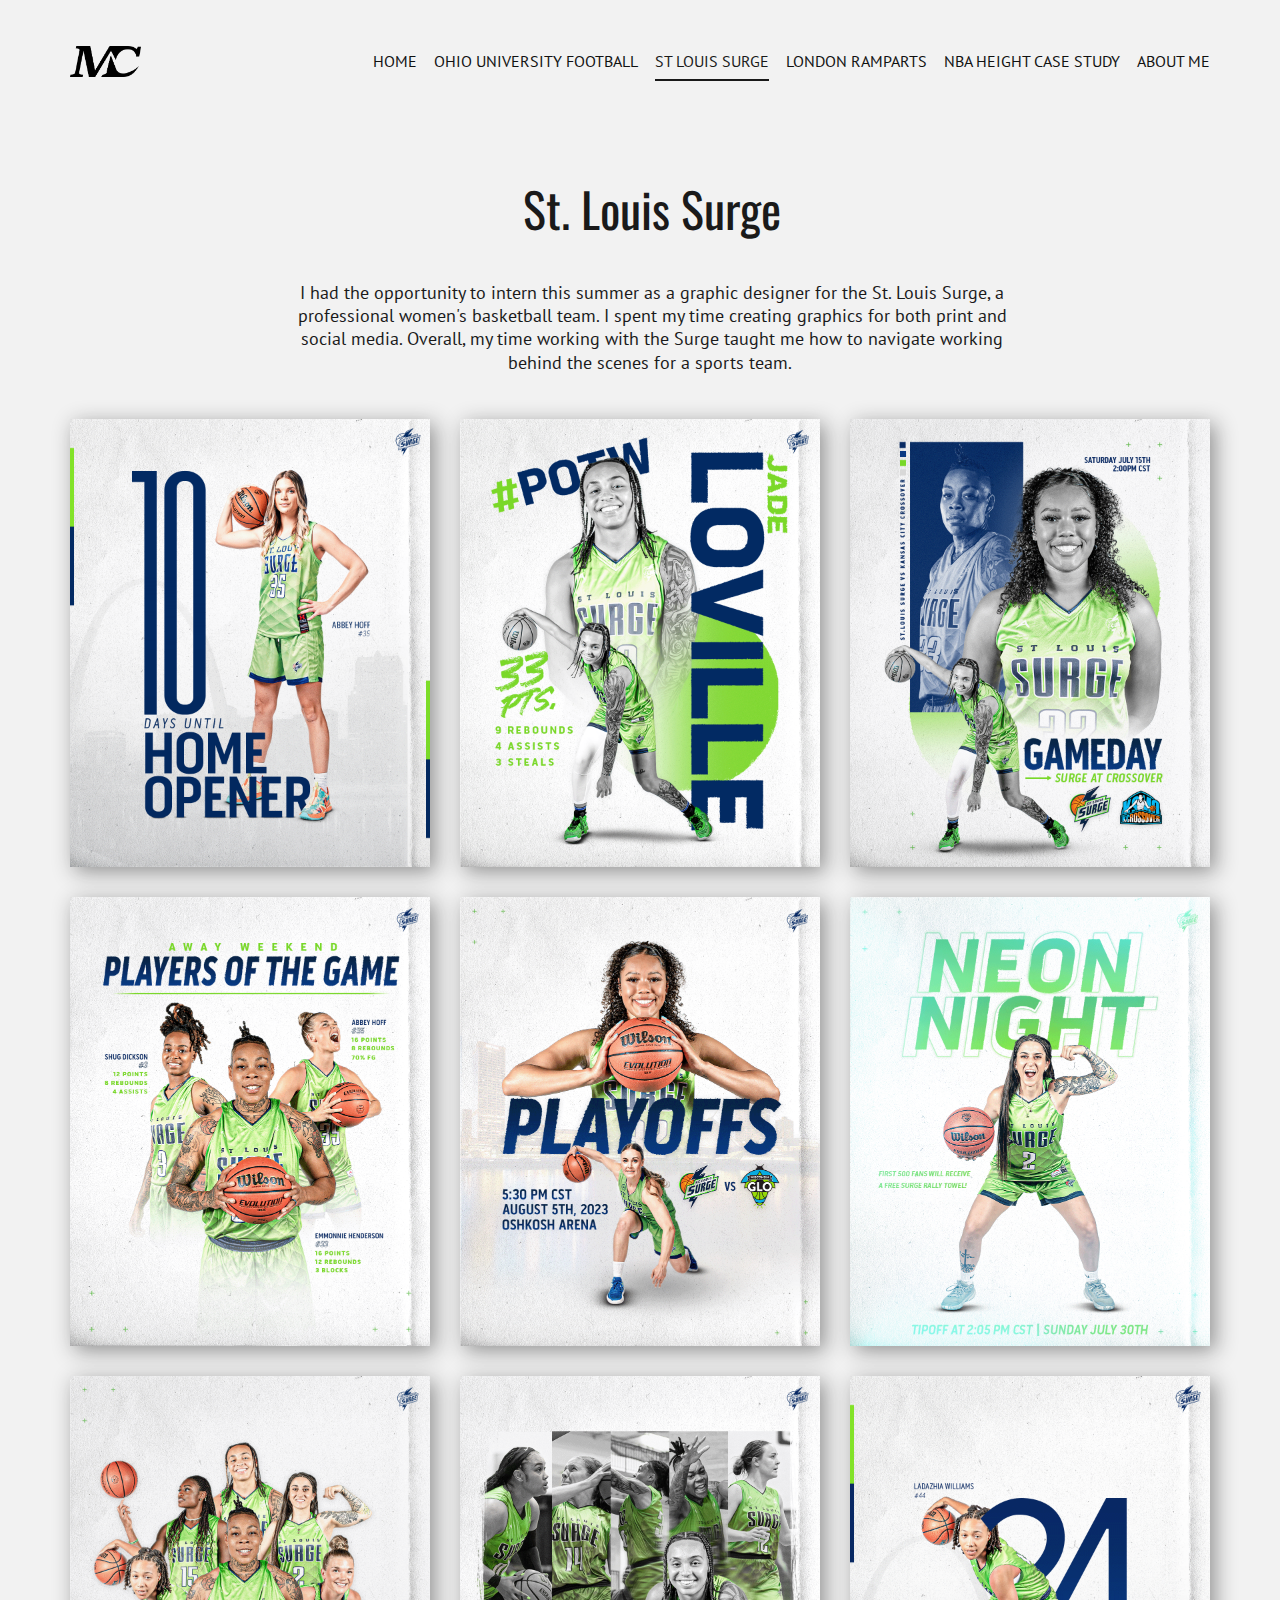
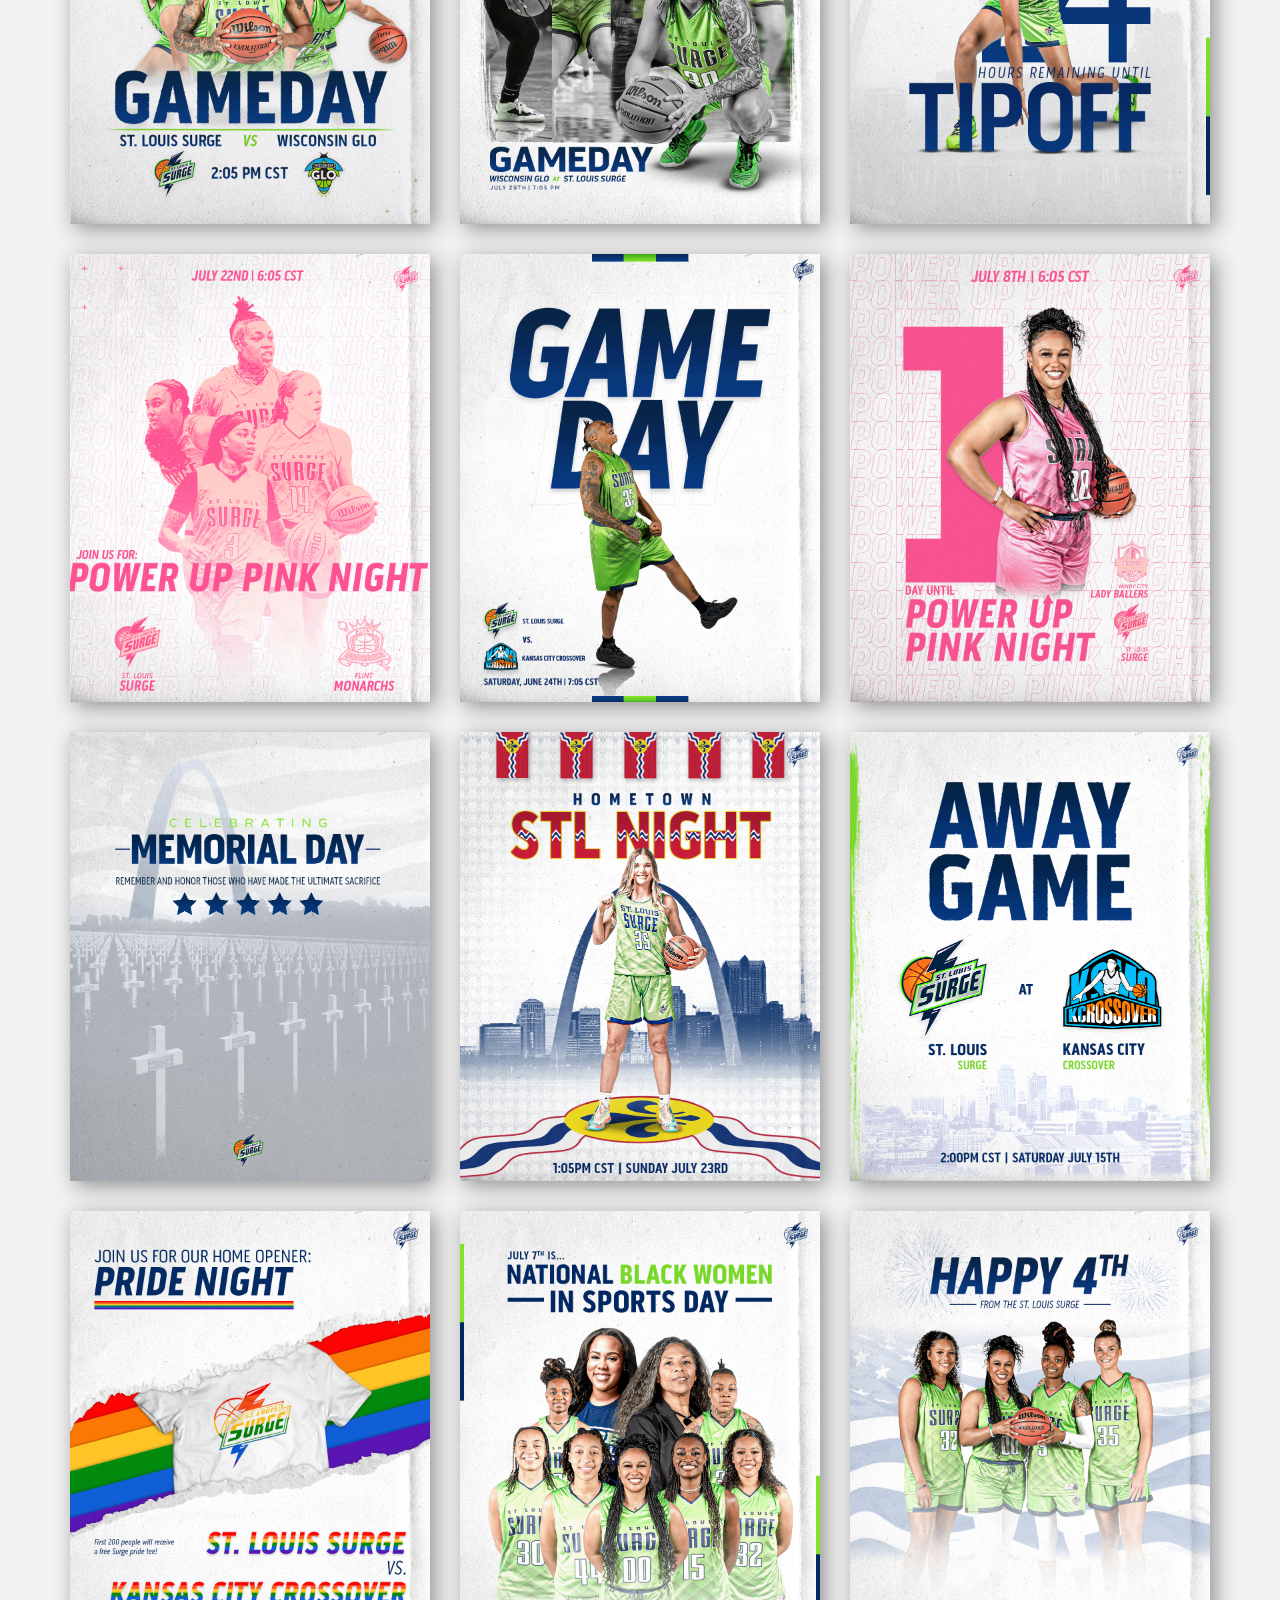
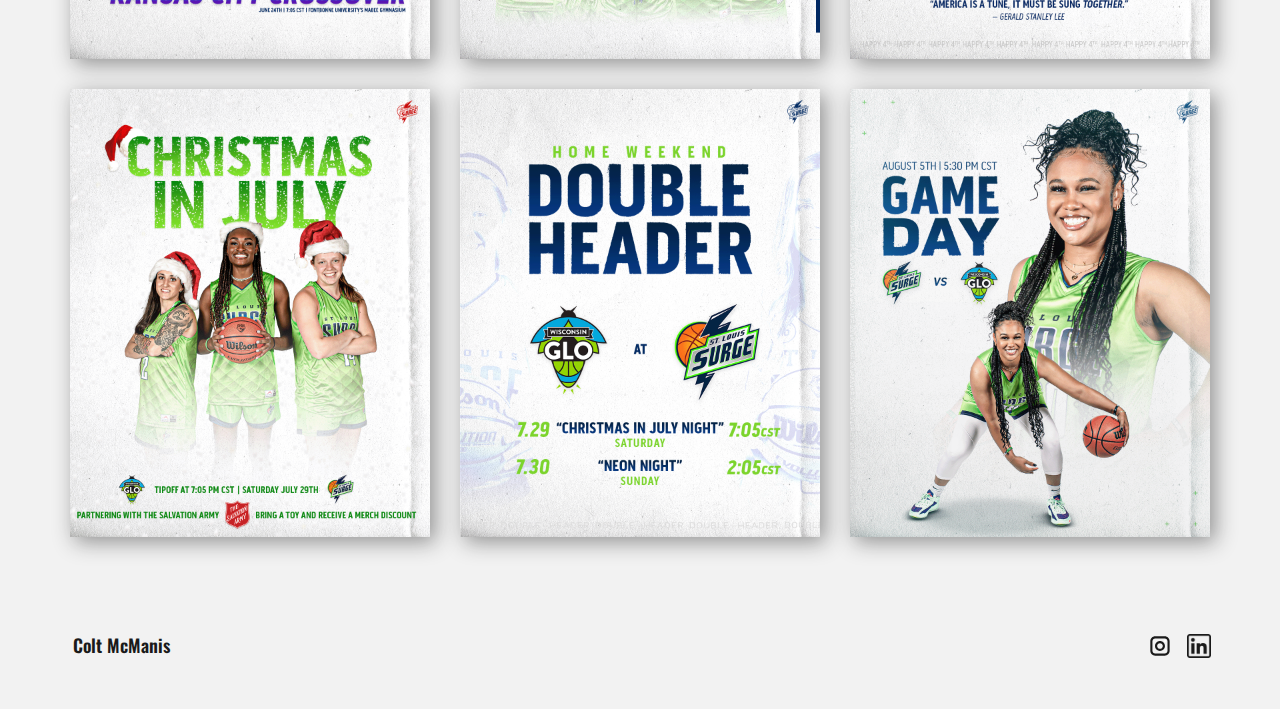
<file: St-Louis-Surge.html>
<!DOCTYPE html>
<html style="font-size: 16px;" lang="en"><head>
    <meta name="viewport" content="width=device-width, initial-scale=1.0">
    <meta charset="utf-8">
    <meta name="keywords" content="">
    <meta name="description" content="">
    <title>St Louis Surge</title>
    <link rel="stylesheet" href="nicepage.css" media="screen">
<link rel="stylesheet" href="St-Louis-Surge.css" media="screen">
    <script class="u-script" type="text/javascript" src="jquery.js" defer=""></script>
    <script class="u-script" type="text/javascript" src="nicepage.js" defer=""></script>
    <meta name="generator" content="Nicepage 6.2.1, nicepage.com">
    <link id="u-theme-google-font" rel="stylesheet" href="https://fonts.googleapis.com/css?family=Roboto:100,100i,300,300i,400,400i,500,500i,700,700i,900,900i|Open+Sans:300,300i,400,400i,500,500i,600,600i,700,700i,800,800i">
    <link id="u-page-google-font" rel="stylesheet" href="https://fonts.googleapis.com/css?family=Oswald:200,300,400,500,600,700|PT+Sans:400,400i,700,700i">
    
    
    
    <script type="application/ld+json">{
		"@context": "http://schema.org",
		"@type": "Organization",
		"name": "Site1",
		"logo": "MClogolarge.png",
		"sameAs": [
				"https://www.instagram.com/coltmcmedia",
				"https://www.linkedin.com/in/coltmcmanis/"
		]
}</script>
    <meta name="theme-color" content="#478ac9">
    <meta property="og:title" content="St Louis Surge">
    <meta property="og:description" content="">
    <meta property="og:type" content="website">
  <meta data-intl-tel-input-cdn-path="intlTelInput/"></head>
  <body data-path-to-root="./" data-include-products="false" class="u-body u-grey-5 u-xl-mode" data-lang="en"><header class="u-clearfix u-grey-5 u-header u-sticky u-header" id="sec-69b4"><div class="u-clearfix u-sheet u-valign-middle-xs u-sheet-1">
        <nav class="u-align-right u-menu u-menu-one-level u-offcanvas u-menu-1" data-responsive-from="MD">
          <div class="menu-collapse u-custom-font u-font-pt-sans" style="font-size: 1rem; letter-spacing: 0px; text-transform: uppercase;">
            <a class="u-button-style u-custom-active-border-color u-custom-active-color u-custom-border u-custom-border-color u-custom-border-radius u-custom-borders u-custom-color u-custom-hover-border-color u-custom-hover-color u-custom-left-right-menu-spacing u-custom-padding-bottom u-custom-text-active-color u-custom-text-color u-custom-text-decoration u-custom-text-hover-color u-custom-text-shadow u-custom-top-bottom-menu-spacing u-nav-link u-text-active-palette-1-base u-text-hover-palette-2-base" href="#" style="">
              <svg class="u-svg-link" viewBox="0 0 24 24"><use xmlns:xlink="http://www.w3.org/1999/xlink" xlink:href="#menu-hamburger"></use></svg>
              <svg class="u-svg-content" version="1.1" id="menu-hamburger" viewBox="0 0 16 16" x="0px" y="0px" xmlns:xlink="http://www.w3.org/1999/xlink" xmlns="http://www.w3.org/2000/svg"><g><rect y="1" width="16" height="2"></rect><rect y="7" width="16" height="2"></rect><rect y="13" width="16" height="2"></rect>
</g></svg>
            </a>
          </div>
          <div class="u-custom-menu u-nav-container">
            <ul class="u-custom-font u-font-pt-sans u-nav u-spacing-17 u-unstyled u-nav-1"><li class="u-nav-item"><a class="u-border-2 u-border-active-grey-90 u-border-hover-palette-1-light-1 u-border-no-left u-border-no-right u-border-no-top u-button-style u-nav-link u-text-active-grey-90 u-text-hover-palette-1-light-1" href="Home.html" style="padding: 10px 0px;">Home</a>
</li><li class="u-nav-item"><a class="u-border-2 u-border-active-grey-90 u-border-hover-palette-1-light-1 u-border-no-left u-border-no-right u-border-no-top u-button-style u-nav-link u-text-active-grey-90 u-text-hover-palette-1-light-1" href="Ohio-University-Football.html" style="padding: 10px 0px;">Ohio University Football</a>
</li><li class="u-nav-item"><a class="u-border-2 u-border-active-grey-90 u-border-hover-palette-1-light-1 u-border-no-left u-border-no-right u-border-no-top u-button-style u-nav-link u-text-active-grey-90 u-text-hover-palette-1-light-1" href="St-Louis-Surge.html" style="padding: 10px 0px;">St Louis Surge</a>
</li><li class="u-nav-item"><a class="u-border-2 u-border-active-grey-90 u-border-hover-palette-1-light-1 u-border-no-left u-border-no-right u-border-no-top u-button-style u-nav-link u-text-active-grey-90 u-text-hover-palette-1-light-1" href="London-Ramparts.html" style="padding: 10px 0px;">London Ramparts</a>
</li><li class="u-nav-item"><a class="u-border-2 u-border-active-grey-90 u-border-hover-palette-1-light-1 u-border-no-left u-border-no-right u-border-no-top u-button-style u-nav-link u-text-active-grey-90 u-text-hover-palette-1-light-1" href="https://coltmcmanis.github.io/NBAHeightCaseStudy/" target="_blank" style="padding: 10px 0px;">NBA Height Case Study</a>
</li><li class="u-nav-item"><a class="u-border-2 u-border-active-grey-90 u-border-hover-palette-1-light-1 u-border-no-left u-border-no-right u-border-no-top u-button-style u-nav-link u-text-active-grey-90 u-text-hover-palette-1-light-1" href="About-Me.html" style="padding: 10px 0px;">About Me</a>
</li></ul>
          </div>
          <div class="u-custom-menu u-nav-container-collapse">
            <div class="u-black u-container-style u-inner-container-layout u-opacity u-opacity-95 u-sidenav">
              <div class="u-inner-container-layout u-sidenav-overflow">
                <div class="u-menu-close"></div>
                <ul class="u-align-center u-nav u-popupmenu-items u-unstyled u-nav-2"><li class="u-nav-item"><a class="u-button-style u-nav-link" href="Home.html">Home</a>
</li><li class="u-nav-item"><a class="u-button-style u-nav-link" href="Ohio-University-Football.html">Ohio University Football</a>
</li><li class="u-nav-item"><a class="u-button-style u-nav-link" href="St-Louis-Surge.html">St Louis Surge</a>
</li><li class="u-nav-item"><a class="u-button-style u-nav-link" href="London-Ramparts.html">London Ramparts</a>
</li><li class="u-nav-item"><a class="u-button-style u-nav-link" href="https://coltmcmanis.github.io/NBAHeightCaseStudy/" target="_blank">NBA Height Case Study</a>
</li><li class="u-nav-item"><a class="u-button-style u-nav-link" href="About-Me.html">About Me</a>
</li></ul>
              </div>
            </div>
            <div class="u-black u-menu-overlay u-opacity u-opacity-70"></div>
          </div>
        </nav>
        <a href="Home.html" class="u-image u-logo u-image-1" data-image-width="7784" data-image-height="3362" title="Home">
          <img src="MClogolarge.png" class="u-logo-image u-logo-image-1">
        </a>
      </div></header>
    <section class="u-clearfix u-section-1" id="sec-3670">
      <div class="u-clearfix u-sheet u-sheet-1">
        <div class="u-effect-hover-zoom u-gallery-item u-gallery-item-1">
          <div class="u-back-slide">
            <img class="u-back-image u-expanded" src="default-image-62.jpg">
          </div>
          <div class="u-over-slide u-shading u-over-slide-1"></div>
        </div>
        <h2 class="u-text u-text-default u-text-1">St. Louis Surge</h2>
        <h2 class="u-align-center u-custom-font u-font-pt-sans u-text u-text-grey-90 u-text-2">I had the opportunity to intern this summer as a graphic designer for the St. Louis Surge, a professional women's basketball team. I spent my time creating graphics for both print and social media. Overall, my time working with the Surge taught me how to navigate working behind the scenes for a sports team.&nbsp;</h2>
        <div class="u-expanded-width u-gallery u-layout-grid u-lightbox u-no-transition u-show-text-none u-gallery-1">
          <div class="u-gallery-inner u-gallery-inner-1">
            <div class="u-effect-hover-zoom u-gallery-item u-shape-rectangle u-gallery-item-2" data-animation-name="" data-animation-duration="0" data-animation-delay="0" data-animation-direction="">
              <div class="u-back-slide u-back-slide-2" data-image-width="1080" data-image-height="1350">
                <img class="u-back-image u-expanded" src="10_DaysUntilHomeOpener_04.png" data-image-width="1080" data-image-height="1350">
              </div>
              <div class="u-over-slide u-shading u-over-slide-2"></div>
            </div>
            <div class="u-effect-hover-zoom u-gallery-item u-shape-rectangle u-gallery-item-3" data-image-width="1080" data-image-height="1350">
              <div class="u-back-slide u-back-slide-3" data-image-width="1080" data-image-height="1350">
                <img class="u-back-image u-expanded" src="POTW_05.png">
              </div>
              <div class="u-over-slide u-shading u-over-slide-3"></div>
            </div>
            <div class="u-effect-hover-zoom u-gallery-item u-shape-rectangle u-gallery-item-4" data-animation-name="" data-animation-duration="0" data-animation-delay="0" data-animation-direction="">
              <div class="u-back-slide u-back-slide-4" data-image-width="1080" data-image-height="1350">
                <img class="u-back-image u-expanded" src="15Gameday_08.png" data-image-width="1080" data-image-height="1350">
              </div>
              <div class="u-over-slide u-shading u-over-slide-4"></div>
            </div>
            <div class="u-effect-hover-zoom u-gallery-item u-shape-rectangle u-gallery-item-5" data-image-width="1080" data-image-height="1350">
              <div class="u-back-slide u-back-slide-5" data-image-width="1080" data-image-height="1350">
                <img class="u-back-image u-expanded u-back-image-5" src="SaturdaysStatLeaders_02.png">
              </div>
              <div class="u-over-slide u-shading u-over-slide-5"></div>
            </div>
            <div class="u-effect-hover-zoom u-gallery-item u-shape-rectangle u-gallery-item-6" data-image-width="1080" data-image-height="1350">
              <div class="u-back-slide u-back-slide-6" data-image-width="1080" data-image-height="1350">
                <img class="u-back-image u-expanded" src="PlayoffGraphic_04.png">
              </div>
              <div class="u-over-slide u-shading u-over-slide-6"></div>
            </div>
            <div class="u-effect-hover-zoom u-gallery-item u-shape-rectangle u-gallery-item-7" data-animation-name="" data-animation-duration="0" data-animation-delay="0" data-animation-direction="">
              <div class="u-back-slide u-back-slide-7" data-image-width="1080" data-image-height="1350">
                <img class="u-back-image u-expanded" src="NeonNight_03.png" data-image-width="810" data-image-height="1080">
              </div>
              <div class="u-over-slide u-shading u-over-slide-7"></div>
            </div>
            <div class="u-effect-hover-zoom u-gallery-item u-shape-rectangle u-gallery-item-8" data-image-width="1080" data-image-height="1350">
              <div class="u-back-slide u-back-slide-8" data-image-width="1080" data-image-height="1350">
                <img class="u-back-image u-expanded" src="7_30_23gameday_03.png">
              </div>
              <div class="u-over-slide u-shading u-over-slide-8"></div>
            </div>
            <div class="u-effect-hover-zoom u-gallery-item u-shape-rectangle u-gallery-item-9" data-image-width="1080" data-image-height="1350">
              <div class="u-back-slide u-back-slide-9" data-image-width="1080" data-image-height="1350">
                <img class="u-back-image u-expanded u-back-image-9" src="7_29_23Gameday_07.png">
              </div>
              <div class="u-over-slide u-shading u-over-slide-9"></div>
            </div>
            <div class="u-effect-hover-zoom u-gallery-item u-shape-rectangle u-gallery-item-10" data-image-width="1080" data-image-height="1350">
              <div class="u-back-slide u-back-slide-10" data-image-width="1080" data-image-height="1350">
                <img class="u-back-image u-expanded u-back-image-10" src="24_HoursUntilHomeOpener_12.png">
              </div>
              <div class="u-over-slide u-shading u-over-slide-10"></div>
            </div>
            <div class="u-effect-hover-zoom u-gallery-item u-shape-rectangle u-gallery-item-11" data-image-width="1080" data-image-height="1350">
              <div class="u-back-slide u-back-slide-11" data-image-width="1080" data-image-height="1350">
                <img class="u-back-image u-expanded u-back-image-11" src="Upcominggameday_02.png">
              </div>
              <div class="u-over-slide u-shading u-over-slide-11"></div>
            </div>
            <div class="u-effect-hover-zoom u-gallery-item u-shape-rectangle u-gallery-item-12" data-image-width="810" data-image-height="1080">
              <div class="u-back-slide u-back-slide-12" data-image-width="1080" data-image-height="1350">
                <img class="u-back-image u-expanded u-back-image-12" src="June23rdGameDayGraphic_04.png">
              </div>
              <div class="u-over-slide u-shading u-over-slide-12"></div>
            </div>
            <div class="u-effect-hover-zoom u-gallery-item u-shape-rectangle u-gallery-item-13" data-image-width="1080" data-image-height="1350">
              <div class="u-back-slide u-back-slide-13" data-image-width="1080" data-image-height="1350">
                <img class="u-back-image u-expanded u-back-image-13" src="1DayPowerUpPinkNight_02.png">
              </div>
              <div class="u-over-slide u-shading u-over-slide-13"></div>
            </div>
            <div class="u-effect-hover-zoom u-gallery-item u-shape-rectangle u-gallery-item-14" data-image-width="1080" data-image-height="1350">
              <div class="u-back-slide u-back-slide-14" data-image-width="1080" data-image-height="1350">
                <img class="u-back-image u-expanded u-back-image-14" src="MemorialDay_01.png">
              </div>
              <div class="u-over-slide u-shading u-over-slide-14"></div>
            </div>
            <div class="u-effect-hover-zoom u-gallery-item u-shape-rectangle u-gallery-item-15" data-image-width="1080" data-image-height="1350">
              <div class="u-back-slide u-back-slide-15" data-image-width="1080" data-image-height="1350">
                <img class="u-back-image u-expanded" src="HometownSTLNight_09.png">
              </div>
              <div class="u-over-slide u-shading u-over-slide-15"></div>
            </div>
            <div class="u-effect-hover-zoom u-gallery-item u-shape-rectangle u-gallery-item-16" data-image-width="1080" data-image-height="1350">
              <div class="u-back-slide u-back-slide-16" data-image-width="1080" data-image-height="1350">
                <img class="u-back-image u-expanded u-back-image-16" src="KCCrossoverupcoming_01.png">
              </div>
              <div class="u-over-slide u-shading u-over-slide-16"></div>
            </div>
            <div class="u-effect-hover-zoom u-gallery-item u-shape-rectangle u-gallery-item-17" data-image-width="1080" data-image-height="1350">
              <div class="u-back-slide u-back-slide-17" data-image-width="1080" data-image-height="1350">
                <img class="u-back-image u-expanded u-back-image-17" src="PrideNightSocialGraphic_02.png">
              </div>
              <div class="u-over-slide u-shading u-over-slide-17"></div>
            </div>
            <div class="u-effect-hover-zoom u-gallery-item u-shape-rectangle u-gallery-item-18" data-image-width="1080" data-image-height="1350">
              <div class="u-back-slide u-back-slide-18" data-image-width="1080" data-image-height="1350">
                <img class="u-back-image u-expanded u-back-image-18" src="BWIS_02.png">
              </div>
              <div class="u-over-slide u-shading u-over-slide-18"></div>
            </div>
            <div class="u-effect-hover-zoom u-gallery-item u-shape-rectangle u-gallery-item-19" data-image-width="1080" data-image-height="1350">
              <div class="u-back-slide u-back-slide-19" data-image-width="1080" data-image-height="1350">
                <img class="u-back-image u-expanded u-back-image-19" src="July4th_01.png">
              </div>
              <div class="u-over-slide u-shading u-over-slide-19"></div>
            </div>
            <div class="u-effect-hover-zoom u-gallery-item u-shape-rectangle u-gallery-item-20" data-image-width="1080" data-image-height="1350">
              <div class="u-back-slide u-back-slide-20" data-image-width="1080" data-image-height="1350">
                <img class="u-back-image u-expanded u-back-image-20" src="ToyDrive_01.png">
              </div>
              <div class="u-over-slide u-shading u-over-slide-20"></div>
            </div>
            <div class="u-effect-hover-zoom u-gallery-item u-shape-rectangle u-gallery-item-21" data-image-width="1080" data-image-height="1350">
              <div class="u-back-slide u-back-slide-21" data-image-width="1080" data-image-height="1350">
                <img class="u-back-image u-expanded u-back-image-21" src="1DoubleHeaderWeekend_04.png">
              </div>
              <div class="u-over-slide u-shading u-over-slide-21"></div>
            </div>
            <div class="u-effect-hover-zoom u-gallery-item u-shape-rectangle u-gallery-item-22" data-image-width="1080" data-image-height="1350">
              <div class="u-back-slide u-back-slide-22" data-image-width="1080" data-image-height="1350">
                <img class="u-back-image u-expanded u-back-image-22" src="Playoffsgameday_04.png">
              </div>
              <div class="u-over-slide u-shading u-over-slide-22"></div>
            </div>
          </div>
        </div>
      </div>
    </section>
    
    
    
    <footer class="u-align-center u-clearfix u-container-align-left-md u-container-align-left-sm u-footer u-grey-5 u-footer" id="sec-d932"><div class="u-clearfix u-sheet u-sheet-1">
        <p class="u-align-left-md u-align-left-sm u-align-left-xs u-custom-font u-font-oswald u-small-text u-text u-text-grey-90 u-text-variant u-text-1">Colt McManis</p>
        <div class="u-social-icons u-spacing-15 u-social-icons-1">
          <a class="u-social-url" title="instagram" target="_blank" href="https://www.instagram.com/coltmcmedia"><span class="u-icon u-icon-circle u-social-icon u-social-instagram u-text-grey-90 u-icon-1"><svg class="u-svg-link" preserveAspectRatio="xMidYMin slice" viewBox="0 0 112 112" style=""><use xmlns:xlink="http://www.w3.org/1999/xlink" xlink:href="#svg-ea73"></use></svg><svg class="u-svg-content" viewBox="0 0 112 112" x="0" y="0" id="svg-ea73"><path fill="currentColor" d="M55.9,32.9c-12.8,0-23.2,10.4-23.2,23.2s10.4,23.2,23.2,23.2s23.2-10.4,23.2-23.2S68.7,32.9,55.9,32.9z
	 M55.9,69.4c-7.4,0-13.3-6-13.3-13.3c-0.1-7.4,6-13.3,13.3-13.3s13.3,6,13.3,13.3C69.3,63.5,63.3,69.4,55.9,69.4z"></path><path fill="#FFFFFF" d="M79.7,26.8c-3,0-5.4,2.5-5.4,5.4s2.5,5.4,5.4,5.4c3,0,5.4-2.5,5.4-5.4S82.7,26.8,79.7,26.8z"></path><path fill="currentColor" d="M78.2,11H33.5C21,11,10.8,21.3,10.8,33.7v44.7c0,12.6,10.2,22.8,22.7,22.8h44.7c12.6,0,22.7-10.2,22.7-22.7
	V33.7C100.8,21.1,90.6,11,78.2,11z M91,78.4c0,7.1-5.8,12.8-12.8,12.8H33.5c-7.1,0-12.8-5.8-12.8-12.8V33.7
	c0-7.1,5.8-12.8,12.8-12.8h44.7c7.1,0,12.8,5.8,12.8,12.8V78.4z"></path></svg></span>
          </a>
          <a class="u-social-url" target="_blank" data-type="Custom" title="LinkedIn" href="https://www.linkedin.com/in/coltmcmanis/"><span class="u-file-icon u-icon u-social-custom u-social-icon u-text-grey-90 u-icon-2"><img src="1384088-884c624f.png" alt=""></span>
          </a>
        </div>
      </div></footer>
   
</body></html>
</file>
